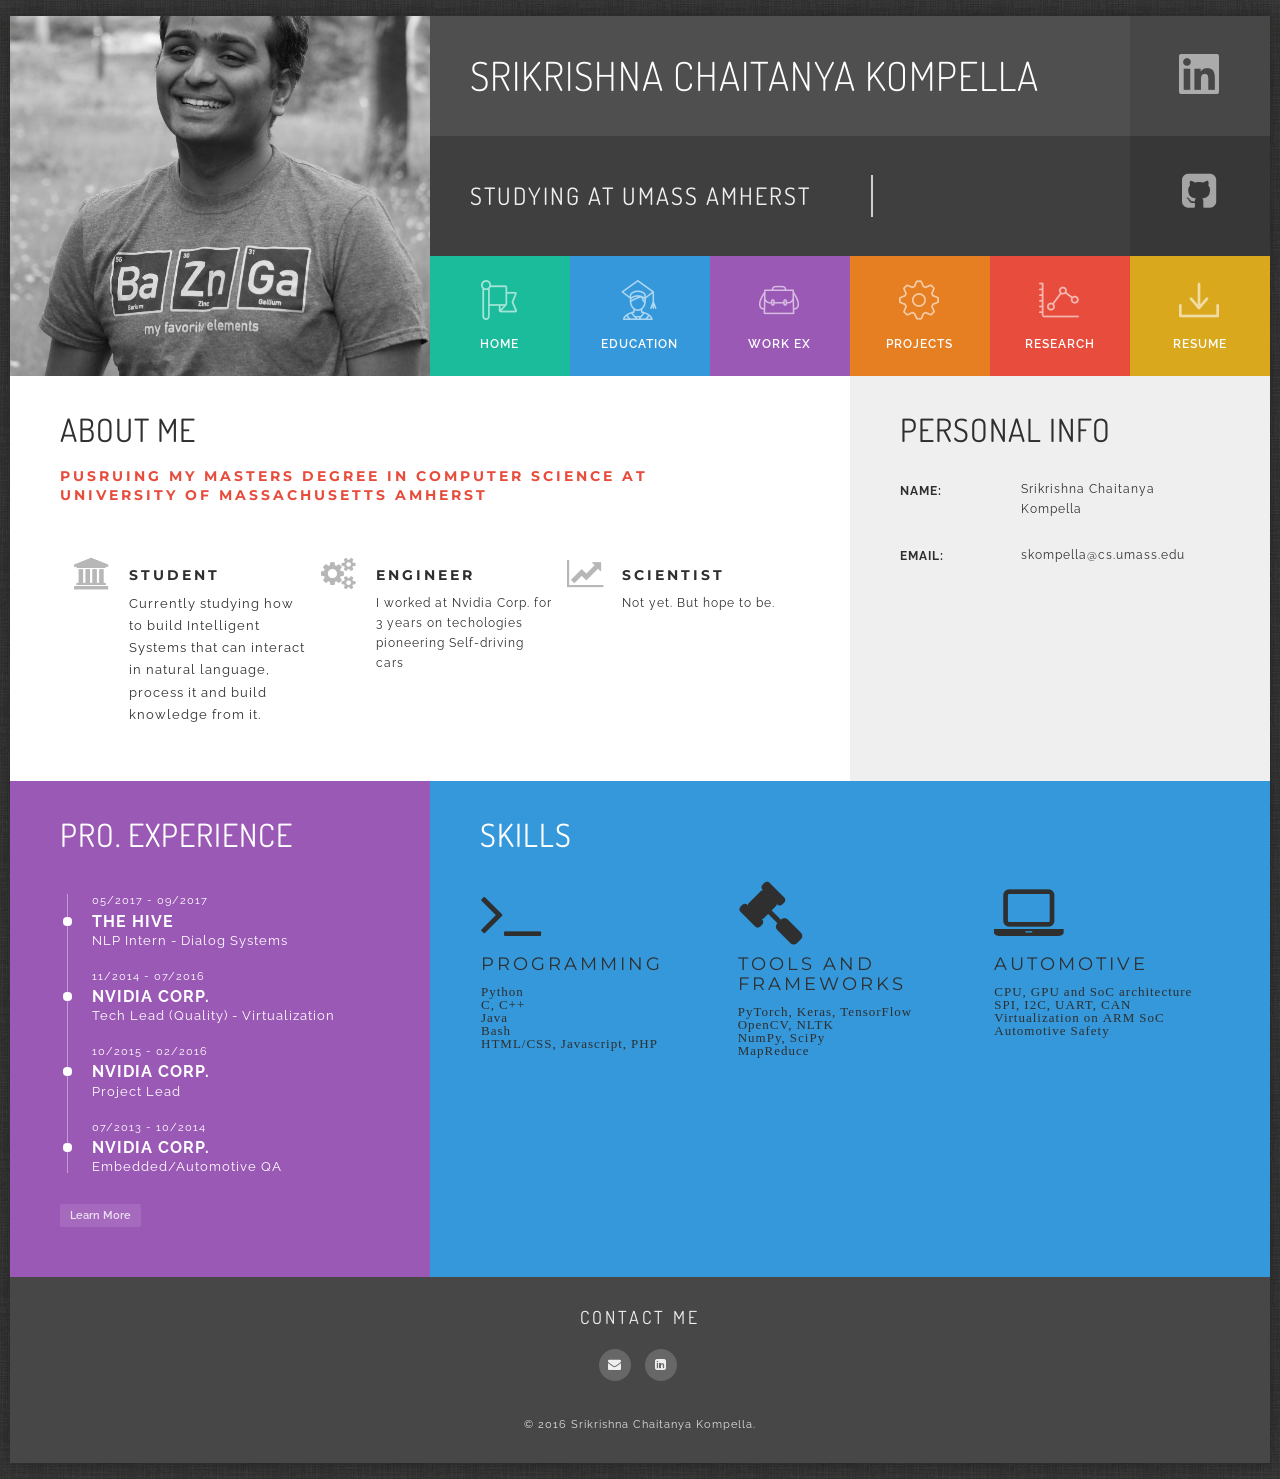
<file: index.html>
<!DOCTYPE html>
<html lang="en">
<!--[if IE 9]>
<html class="ie9" lang="en">    <![endif]-->
<!--[if IE 8]>
<html class="ie8" lang="en">    <![endif]-->
<head>
   <meta charset="UTF-8">
   <meta http-equiv="X-UA-Compatible" content="IE=edge">
   <meta name=viewport content="width=device-width, initial-scale=1">

   <title>SKC | Home</title>

   <meta name="description" content="Gridus vCard HTML Template is the professional responsive personal website template, based on the latest Bootstrap 3">
   <meta name="keywords" content="html5, template, website, responsive, bootstrap">
   <meta name="author" content="neuethemes">

   <!-- CSS -->
   <link href="assets/vendor/bootstrap/css/bootstrap.min.css"        property='stylesheet' rel="stylesheet" type="text/css" media="screen"/>
   <link href="assets/vendor/fontawesome/css/font-awesome.min.css"   property='stylesheet' rel="stylesheet" type="text/css" media="screen"/>
   <link href="assets/vendor/flaticons/flaticon.css"                 property='stylesheet' rel="stylesheet" type="text/css" media="screen"/>
   <link href="assets/vendor/hover/css/hover-min.css"                property='stylesheet' rel="stylesheet" type="text/css" media="screen"/>
   <link href="assets/vendor/wow/animate.css"                        property='stylesheet' rel="stylesheet" type="text/css" media="screen"/>
   <link href="assets/vendor/mfp/css/magnific-popup.css"             property='stylesheet' rel="stylesheet" type="text/css" media="screen"/>
   <!-- Custom styles -->
   <link href="assets/custom/css/style.css"                          property='stylesheet' rel="stylesheet" type="text/css" media="screen"/>

   <style>
      #preloader {
         position: fixed;
         left: 0;
         top: 0;
         z-index: 99999;
         width: 100%;
         height: 100%;
         overflow: visible;
         background: #666666 url("assets/custom/images/preloader.gif") no-repeat center center; }
   </style>

</head>

<body class="boxed">

<!--Pre-Loader-->
<div id="preloader"></div>

<header>

   <section id="top-navigation" class="container-fluid nopadding">
      <div class="row nopadding ident ui-bg-color01">
         <!-- Photo -->
         <a href="#!">
            <div class="col-md-5 col-lg-4 vc-photo">&nbsp;</div>
         </a>
         <!-- /Photo -->
         <div class="col-md-7 col-lg-8 vc-name nopadding">
            <!-- Name-Position -->
            <div class="row nopadding name">
               <div class="col-md-10 name-title"><h2 class="font-accident-two-light uppercase">Srikrishna Chaitanya Kompella</h2></div>
               <div class="col-md-2 nopadding name-pdf">
                  <a target="_blank" href="https://www.linkedin.com/in/skckompella" class="hvr-sweep-to-right"><i class="flaticon-linkedin22 title="My Linkedin Profile"></i></a></a>
               </div>
            </div>
            <div class="row nopadding position">
               <div class="col-md-10 position-title">

                  <section class="cd-intro">
                     <h4 class="cd-headline clip is-full-width font-accident-two-normal uppercase">
                        <span>Studying </span>
                        <span class="cd-words-wrapper">
                           <b class="is-visible">at UMass Amherst</b>
                           <b>Machine Learning</b>
                           <b>Natural Language Processing</b>
                           <b>Artificial Intelligence</b>       
                        </span>
                     </h4>
                  </section>

               </div>
               <div class="col-md-2 nopadding pdf">
                  <a target="_blank" href="https://github.com/skckompella" class="hvr-sweep-to-right"><i class="fa fa-github-square fa-4x" aria-hidden="true"></i></a>
                  <!--<a href="#" class="hvr-sweep-to-right"><i class="flaticon-download149" title="Download CV.pdf"></i><span>RESUME</span></a></a>< ![endif]-->
               </div>
            </div>
            <!-- /Name-Position -->

            <!-- Main Navigation -->

            <ul id="nav" class="row nopadding cd-side-navigation">
               <li class="col-xs-4 col-sm-2 nopadding menuitem ui-menu-color01">
                  <a href="index.html" class="hvr-sweep-to-bottom"><i class="flaticon-insignia"></i><span>home</span></a>
               </li>
               <li class="col-xs-4 col-sm-2 nopadding menuitem ui-menu-color02">
                  <a href="education.html" class="hvr-sweep-to-bottom"><i class="flaticon-graduation61"></i><span>Education</span></a>
               </li>
               <li class="col-xs-4 col-sm-2 nopadding menuitem ui-menu-color03">
                  <a href="work-ex.html" class="hvr-sweep-to-bottom"><i class="flaticon-book-bag2"></i><span>Work Ex</span></a>
               </li>
               <li class="col-xs-4 col-sm-2 nopadding menuitem ui-menu-color04">
                  <a href="coming-soon.html" class="hvr-sweep-to-bottom"><i class="flaticon-tool-1"></i><span>Projects</span></a>
               </li>
               <li class="col-xs-4 col-sm-2 nopadding menuitem ui-menu-color05">
                  <a href="coming-soon.html" class="hvr-sweep-to-bottom"><i class="flaticon-stats48"></i><span>Research</span></a>
               </li>
               <li class="col-xs-4 col-sm-2 nopadding menuitem ui-menu-color06">
                  <a href="resume.pdf" class="hvr-sweep-to-bottom"><i class="flaticon-download149"></i><span>Resume</span></a>
               </li>
            </ul>

            <!-- /Main Navigation -->

         </div>
      </div>
   </section>

</header>

<!-- Container -->
<div class="content-wrap">

   <section id="homesection" class="container-fluid nopadding">

      <div class="m-details row nopadding bg-color01">

         <div class="col-md-8 nopadding">
            <div class="padding-50 wow fadeInDown" data-wow-delay="0.2s" data-wow-offset="10">
               <div class="row nopadding">
                  <div class="col-md-12 nopadding">
                     <h3 class="font-accident-two-normal uppercase">About me</h3>
                     <div class="quote">
                        <h5 class="font-accident-one-bold uppercase subtitle">Pusruing my Masters degree in Computer Science at <br/>University of Massachusetts Amherst</h5>
                        <div class="dividewhite1"></div>
                        <!--<p class="small">-->
                           <!--Customize your website as you want using different colors and 100% free fonts.-->
                        <!--</p>-->
                        <div class="dividewhite2"></div>
                     </div>
                  </div>
               </div>
               <div class="divider-dynamic"></div>
               <div class="row nopadding">
                  <div class="col-md-4 infoblock nopadding">
                     <div class="row">
                        <div class="col-sm-1 col-md-3"><i class="fa fa-university" aria-hidden="true"></i><div class="dividewhite1"></div></div>
                        <div class="col-sm-11 col-md-9">
                           <h5 class="font-accident-one-bold uppercase">Student</h5>
                           Currently studying how to build Intelligent Systems that can interact in natural language, process it and build knowledge from it.   
                           <p class="small">
                              
                           </p>
                        </div>
                     </div>
                     <div class="divider-dynamic"></div>
                  </div>
                  <div class="col-md-4 infoblock nopadding">
                     <div class="row">
                        <div class="col-sm-1 col-md-3"><i class="fa fa-cogs" aria-hidden="true"></i><div class="dividewhite1"></div></div>
                        <div class="col-sm-11 col-md-9">
                           <h5 class="font-accident-one-bold uppercase">Engineer</h5>
                           <p class="small">
                              I worked at Nvidia Corp. for 3 years on techologies pioneering Self-driving cars
                           </p>
                        </div>
                     </div>
                     <div class="divider-dynamic"></div>
                  </div>
                  <div class="col-md-4 infoblock nopadding">
                     <div class="row">
                        <div class="col-sm-1 col-md-3"><i class="fa fa-line-chart" aria-hidden="true"></i><div class="dividewhite1"></div></div>
                        <div class="col-sm-11 col-md-9">
                           <h5 class="font-accident-one-bold uppercase">Scientist</h5>
                           <p class="small">
                              Not yet. But hope to be. 
                           </p>
                        </div>
                     </div>
                     <div class="divider-dynamic"></div>
                  </div>
               </div>
            </div>
         </div>

         <div class="col-md-4 personal nopadding ui-block-color01">
            <div class="padding-50 wow fadeInRight" data-wow-delay="0.4s" data-wow-offset="10">
               <h3 class="font-accident-two-normal uppercase">Personal Info</h3>
               <div class="dividewhite3"></div>
               <div>
                  <div class="fullwidth box">
                     <div class="one"><p class="small uppercase">Name:</p></div>
                     <div class="two"><p class="small">Srikrishna Chaitanya Kompella</p></div>
                  </div>

                  <!-- <div class="fullwidth box">
                     <div class="one"><p class="small uppercase">Phone:</p></div>
                     <div class="two"><p class="small">+1 (413) 552 9874</p></div>
                  </div> -->
                  <div class="fullwidth box">
                     <div class="one"><p class="small uppercase">Email:</p></div>
                     <div class="two"><p class="small">skompella@cs.umass.edu</p></div>
                  </div>
               </div>
               <div class="dividewhite1"></div>
            </div>
         </div>

      </div>

      <div class="row nopadding ui-block-color02">

         <div class="col-md-4 pro-experience nopadding">
            <div class="padding-50 wow fadeInRight" data-wow-delay="0.6s" data-wow-offset="5">
               <h3 class="font-accident-two-normal uppercase">Pro. Experience</h3>
               <div class="dividewhite4"></div>
               <div class="experience">
                  <ul class="">
                     <li class="date">05/2017 - 09/2017</li>
                     <li class="company uppercase">
                        <a>
                           The Hive
                        </a>
                     </li>
                     <li class="position">NLP Intern - Dialog Systems</li>
                  </ul>
                  <ul class="">
                     <li class="date">11/2014 - 07/2016</li>
                     <li class="company uppercase">
                        <a>
                           Nvidia Corp. 
                        </a>
                     </li>
                     <li class="position">Tech Lead (Quality) - Virtualization</li>
                  </ul>
                  <ul class="">
                     <li class="date">10/2015 - 02/2016</li>
                     <li class="company uppercase">
                        <a>
                           Nvidia Corp.
                        </a>
                     </li>
                     <li class="position">Project Lead</li>
                  </ul>
                  <ul class="">
                     <li class="date">07/2013 - 10/2014</li>
                     <li class="company uppercase">
                        <a>
                           Nvidia Corp.
                        </a>
                     </li>
                     <li class="position">Embedded/Automotive QA</li>
                  </ul>
               </div>
               <a href="coming-soon.html" class="btn btn-wh-trans btn-xs">Learn More</a>
               <div class="dividewhite1"></div>
            </div>
         </div>

         <div class="col-md-8 circle-skills nopadding ui-block-color03">
            <div class="padding-50 wow fadeInLeft" data-wow-delay="0.6s" data-wow-offset="5">
               <h3 class="font-accident-two-normal uppercase"> skills</h3>
               <div class="dividewhite1"></div>
               <div class="row">
                  <div class="col-sm-4 nopadding">
                     <div class="progressbar" data-animate="false">
                        <div class="fa fa-terminal fa-5x" aria-hidden="true">
                           <div></div>
                           <h4 class="font-accident-one-normal uppercase">Programming</h4>
                           <p class="font-regular-normal">
                              <ul>
                                 <li> Python </li>
                                 <li> C, C++ </li> 
                                 <li> Java </li>
                                 <li> Bash </li>
                                 <li> HTML/CSS, Javascript, PHP </li>
                           </p>
                           <!--<a href="#!" class="btn btn-wh-trans btn-xs">Learn More</a>-->
                        </div>
                     </div>
                  </div>
                  <div class="col-sm-4 nopadding">
                     <div class="progressbar" data-animate="false">
                        <div class="fa fa-gavel fa-5x" aria-hidden="true">
                           <div></div>
                           <h4 class="font-accident-one-normal uppercase">Tools and Frameworks</h4>
                           <p class="font-regular-normal">
                              <ul>
                                 <li> PyTorch, Keras, TensorFlow
                                 <li>OpenCV, NLTK</li>
                                 <li>NumPy, SciPy
                                 <li>MapReduce</li>
                              </ul>
                           </p>
                           <!--<a href="#!" class="btn btn-wh-trans btn-xs">Learn More</a>-->
                        </div>
                     </div>
                  </div>

                  <div class="col-sm-4 nopadding">
                     <div class="progressbar" data-animate="false">
                        <div class="fa fa-laptop fa-5x" aria-hidden="true">
                           <div></div>
                           <h4 class="font-accident-one-normal uppercase">Automotive</h4>
                           <p class="font-regular-normal">
                              <ul>
                                 <li>CPU, GPU and SoC architecture </li>
                                 <li>SPI, I2C, UART, CAN</li>
                                 <li>Virtualization on ARM SoC</li>
                                 <li>Automotive Safety</li>
                              </ul>

                           </p>
                           <!--<a href="#!" class="btn btn-wh-trans btn-xs">Learn More</a>-->
                        </div>
                     </div>
                  </div>

                  
               </div>
            </div>
         </div>

      </div>

   </section>

</div>

<footer class="padding-50 ui-bg-color02">
<center>
   <div class="container-fluid nopadding">
   
      <div class="row wow fadeInDown" data-wow-delay=".2s" data-wow-offset="10">       
         <div class="row wow fadeInDown" data-wow-delay=".4s" data-wow-offset="10">
            <h4 class="font-accident-two-normal uppercase">Contact me</h4>
            <div class="follow">
               <ul class="list-inline social">
                  <li><a target="_blank" href="mailto:skckompella@gmail.com" class="rst-icon-facebook"><i class="fa fa-envelope" aria-hidden="true"></i></a></li>
                  <li><a target="_blank" href="https://in.linkedin.com/in/srikrishna-chaitanya-kompella-7829a074" class="rst-icon-twitter"><i class="fa fa-linkedin-square" aria-hidden="true""></i></a></li>

               </ul>
            </div>
            <div class="divider-dynamic"></div>
         </div>
         
      </div>
      
      <div class="dividewhite1"></div>

      <div class="row wow fadeInDown" data-wow-delay=".4s" data-wow-offset="10">
         <div class="col-md-12 copyrights">
            <p>© 2016 Srikrishna Chaitanya Kompella.</p>
         </div>
      </div>
   </div>
         </center>
</footer>

<div id="image-cache" class="hidden"></div>

<!-- JS -->
<script src="assets/vendor/jquery/js/jquery-2.2.0.min.js"            type="text/javascript"></script>
<script src="assets/vendor/bootstrap/js/bootstrap.min.js"            type="text/javascript"></script>
<script src="assets/vendor/imagesloaded/js/imagesloaded.pkgd.min.js" type="text/javascript"></script>
<script src="assets/vendor/isotope/js/isotope.pkgd.min.js"           type="text/javascript"></script>
<script src="assets/vendor/mfp/js/jquery.magnific-popup.min.js"      type="text/javascript"></script>
<script src="assets/vendor/circle-progress/circle-progress.js"       type="text/javascript"></script>
<script src="assets/vendor/waypoints/waypoints.min.js"               type="text/javascript"></script>
<script src="assets/vendor/anicounter/jquery.counterup.min.js"       type="text/javascript"></script>
<!--<script src="assets/vendor/wow/wow.min.js"                           type="text/javascript"></script>-->
<script src="assets/vendor/pjax/jquery.pjax.js"                      type="text/javascript"></script>
<script src="https://maps.google.com/maps/api/js"                    type="text/javascript"></script>
<!-- Custom scripts -->
<script src="assets/custom/js/custom.js"                             type="text/javascript"></script>

</body>

</html>
</file>
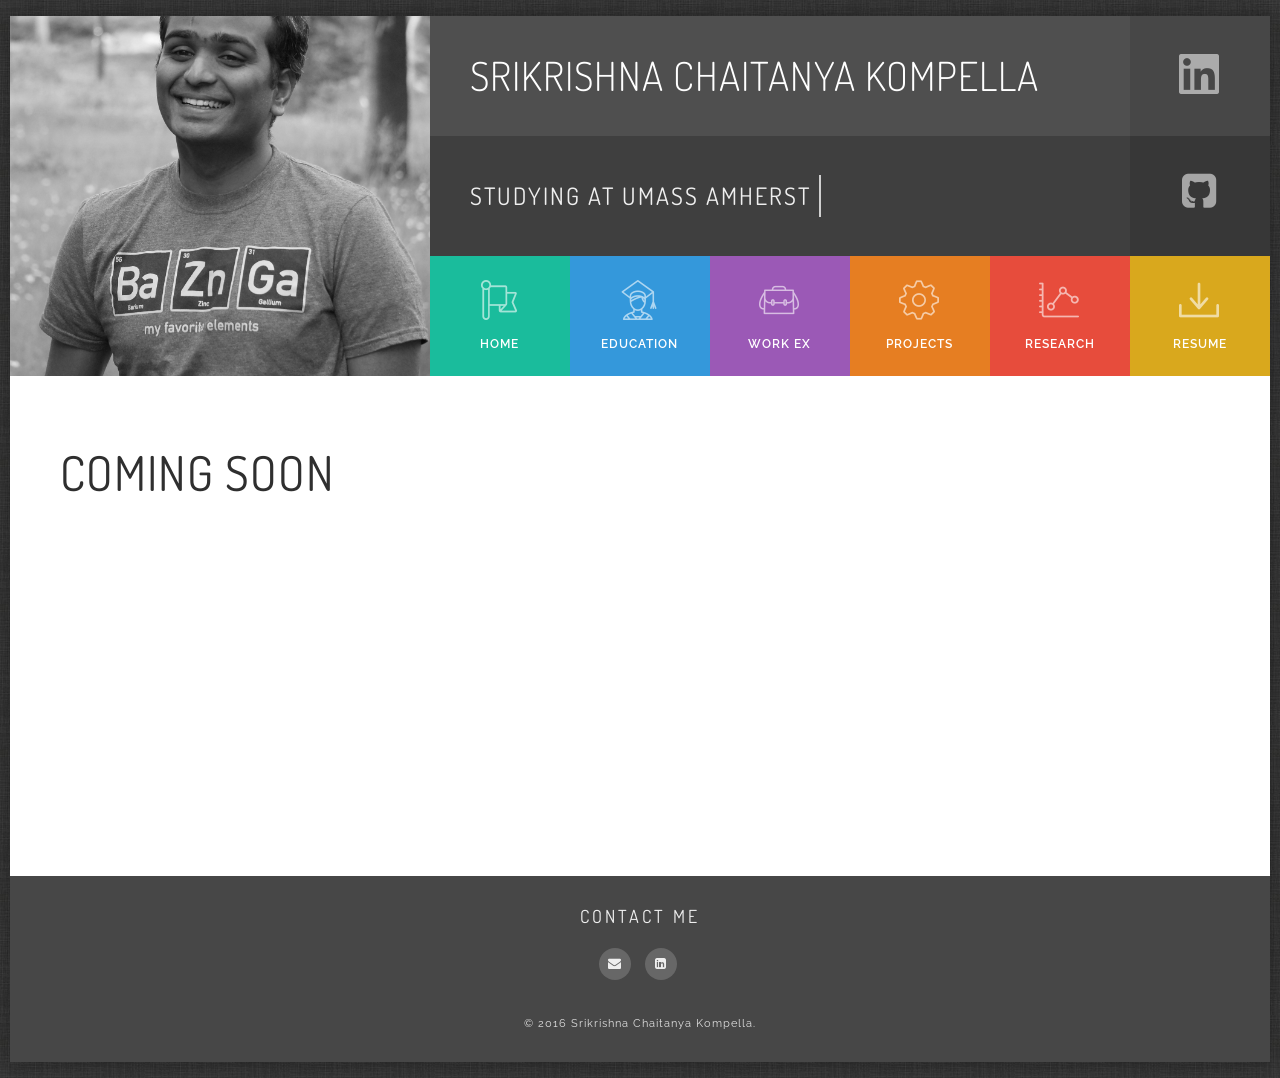
<file: coming-soon.html>
<!DOCTYPE html>
<html lang="en">
<!--[if IE 9]>
<html class="ie9" lang="en">    <![endif]-->
<!--[if IE 8]>
<html class="ie8" lang="en">    <![endif]-->
<head>
   <meta charset="UTF-8">
   <meta http-equiv="X-UA-Compatible" content="IE=edge">
   <meta name=viewport content="width=device-width, initial-scale=1">

   <title>SKC | Home</title>

   <meta name="description" content="Gridus vCard HTML Template is the professional responsive personal website template, based on the latest Bootstrap 3">
   <meta name="keywords" content="html5, template, website, responsive, bootstrap">
   <meta name="author" content="neuethemes">

   <!-- CSS -->
   <link href="assets/vendor/bootstrap/css/bootstrap.min.css"        property='stylesheet' rel="stylesheet" type="text/css" media="screen"/>
   <link href="assets/vendor/fontawesome/css/font-awesome.min.css"   property='stylesheet' rel="stylesheet" type="text/css" media="screen"/>
   <link href="assets/vendor/flaticons/flaticon.css"                 property='stylesheet' rel="stylesheet" type="text/css" media="screen"/>
   <link href="assets/vendor/hover/css/hover-min.css"                property='stylesheet' rel="stylesheet" type="text/css" media="screen"/>
   <link href="assets/vendor/wow/animate.css"                        property='stylesheet' rel="stylesheet" type="text/css" media="screen"/>
   <link href="assets/vendor/mfp/css/magnific-popup.css"             property='stylesheet' rel="stylesheet" type="text/css" media="screen"/>
   <!-- Custom styles -->
   <link href="assets/custom/css/style.css"                          property='stylesheet' rel="stylesheet" type="text/css" media="screen"/>

   <style>
      #preloader {
         position: fixed;
         left: 0;
         top: 0;
         z-index: 99999;
         width: 100%;
         height: 100%;
         overflow: visible;
         background: #666666 url("assets/custom/images/preloader.gif") no-repeat center center; }
   </style>

</head>

<body class="boxed">

<!--Pre-Loader-->
<div id="preloader"></div>

<header>

   <section id="top-navigation" class="container-fluid nopadding">
      <div class="row nopadding ident ui-bg-color01">
         <!-- Photo -->
         <a href="#!">
            <div class="col-md-5 col-lg-4 vc-photo">&nbsp;</div>
         </a>
         <!-- /Photo -->
         <div class="col-md-7 col-lg-8 vc-name nopadding">
            <!-- Name-Position -->
            <div class="row nopadding name">
               <div class="col-md-10 name-title"><h2 class="font-accident-two-light uppercase">Srikrishna Chaitanya Kompella</h2></div>
               <div class="col-md-2 nopadding name-pdf">
                  <a target="_blank" href="https://www.linkedin.com/in/skckompella" class="hvr-sweep-to-right"><i class="flaticon-linkedin22 title="My Linkedin Profile"></i></a></a>
               </div>
            </div>
            <div class="row nopadding position">
               <div class="col-md-10 position-title">

                  <section class="cd-intro">
                     <h4 class="cd-headline clip is-full-width font-accident-two-normal uppercase">
                        <span>Studying </span>
                        <span class="cd-words-wrapper">
                           <b class="is-visible">at UMass Amherst</b>
                           <b>Machine Learning</b>
                           <b>Natural Language Processing</b>
                           <b>Artificial Intelligence</b>       
                        </span>
                     </h4>
                  </section>

               </div>
               <div class="col-md-2 nopadding pdf">
                  <a target="_blank" href="https://github.com/skckompella" class="hvr-sweep-to-right"><i class="fa fa-github-square fa-4x" aria-hidden="true"></i></a>
                  <!--<a href="#" class="hvr-sweep-to-right"><i class="flaticon-download149" title="Download CV.pdf"></i><span>RESUME</span></a></a>< ![endif]-->
               </div>
            </div>
            <!-- /Name-Position -->

            <!-- Main Navigation -->

            <ul id="nav" class="row nopadding cd-side-navigation">
               <li class="col-xs-4 col-sm-2 nopadding menuitem ui-menu-color01">
                  <a href="index.html" class="hvr-sweep-to-bottom"><i class="flaticon-insignia"></i><span>home</span></a>
               </li>
               <li class="col-xs-4 col-sm-2 nopadding menuitem ui-menu-color02">
                  <a href="education.html" class="hvr-sweep-to-bottom"><i class="flaticon-graduation61"></i><span>Education</span></a>
               </li>
               <li class="col-xs-4 col-sm-2 nopadding menuitem ui-menu-color03">
                  <a href="work-ex.html" class="hvr-sweep-to-bottom"><i class="flaticon-book-bag2"></i><span>Work Ex</span></a>
               </li>
               <li class="col-xs-4 col-sm-2 nopadding menuitem ui-menu-color04">
                  <a href="coming-soon.html" class="hvr-sweep-to-bottom"><i class="flaticon-tool-1"></i><span>Projects</span></a>
               </li>
               <li class="col-xs-4 col-sm-2 nopadding menuitem ui-menu-color05">
                  <a href="coming-soon.html" class="hvr-sweep-to-bottom"><i class="flaticon-stats48"></i><span>Research</span></a>
               </li>
               <li class="col-xs-4 col-sm-2 nopadding menuitem ui-menu-color06">
                  <a href="resume.pdf" class="hvr-sweep-to-bottom"><i class="flaticon-download149"></i><span>Resume</span></a>
               </li>
            </ul>

            <!-- /Main Navigation -->

         </div>
      </div>
   </section>

</header>


<!-- Container -->
<div class="content-wrap">
   <div id="resume" class="inner-content">

      <section id="page-title" class="inner-section">
         <div class="container-fluid nopadding wow fadeInRight" data-wow-delay="0.2s" data-wow-offset="10">
            <h2 class="font-accident-two-normal uppercase">Coming Soon</h2>
         </div>
      </section>
   </div>
</div>

<footer class="padding-50 ui-bg-color02">
<center>
   <div class="container-fluid nopadding">
   
      <div class="row wow fadeInDown" data-wow-delay=".2s" data-wow-offset="10">       
         <div class="row wow fadeInDown" data-wow-delay=".4s" data-wow-offset="10">
            <h4 class="font-accident-two-normal uppercase">Contact me</h4>
            <div class="follow">
               <ul class="list-inline social">
                  <li><a target="_blank" href="mailto:skckompella@gmail.com" class="rst-icon-facebook"><i class="fa fa-envelope" aria-hidden="true"></i></a></li>
                  <li><a target="_blank" href="https://in.linkedin.com/in/srikrishna-chaitanya-kompella-7829a074" class="rst-icon-twitter"><i class="fa fa-linkedin-square" aria-hidden="true""></i></a></li>

               </ul>
            </div>
            <div class="divider-dynamic"></div>
         </div>
         
      </div>
      
      <div class="dividewhite1"></div>

      <div class="row wow fadeInDown" data-wow-delay=".4s" data-wow-offset="10">
         <div class="col-md-12 copyrights">
            <p>© 2016 Srikrishna Chaitanya Kompella.</p>
         </div>
      </div>
   </div>
         </center>
</footer>

<div id="image-cache" class="hidden"></div>

<!-- JS -->
<script src="assets/vendor/jquery/js/jquery-2.2.0.min.js"            type="text/javascript"></script>
<script src="assets/vendor/bootstrap/js/bootstrap.min.js"            type="text/javascript"></script>
<script src="assets/vendor/imagesloaded/js/imagesloaded.pkgd.min.js" type="text/javascript"></script>
<script src="assets/vendor/isotope/js/isotope.pkgd.min.js"           type="text/javascript"></script>
<script src="assets/vendor/mfp/js/jquery.magnific-popup.min.js"      type="text/javascript"></script>
<script src="assets/vendor/circle-progress/circle-progress.js"       type="text/javascript"></script>
<script src="assets/vendor/waypoints/waypoints.min.js"               type="text/javascript"></script>
<script src="assets/vendor/anicounter/jquery.counterup.min.js"       type="text/javascript"></script>
<!--<script src="assets/vendor/wow/wow.min.js"                           type="text/javascript"></script>-->
<script src="assets/vendor/pjax/jquery.pjax.js"                      type="text/javascript"></script>
<script src="https://maps.google.com/maps/api/js"                    type="text/javascript"></script>
<!-- Custom scripts -->
<script src="assets/custom/js/custom.js"                             type="text/javascript"></script>

</body>

</html>
</html>
</file>
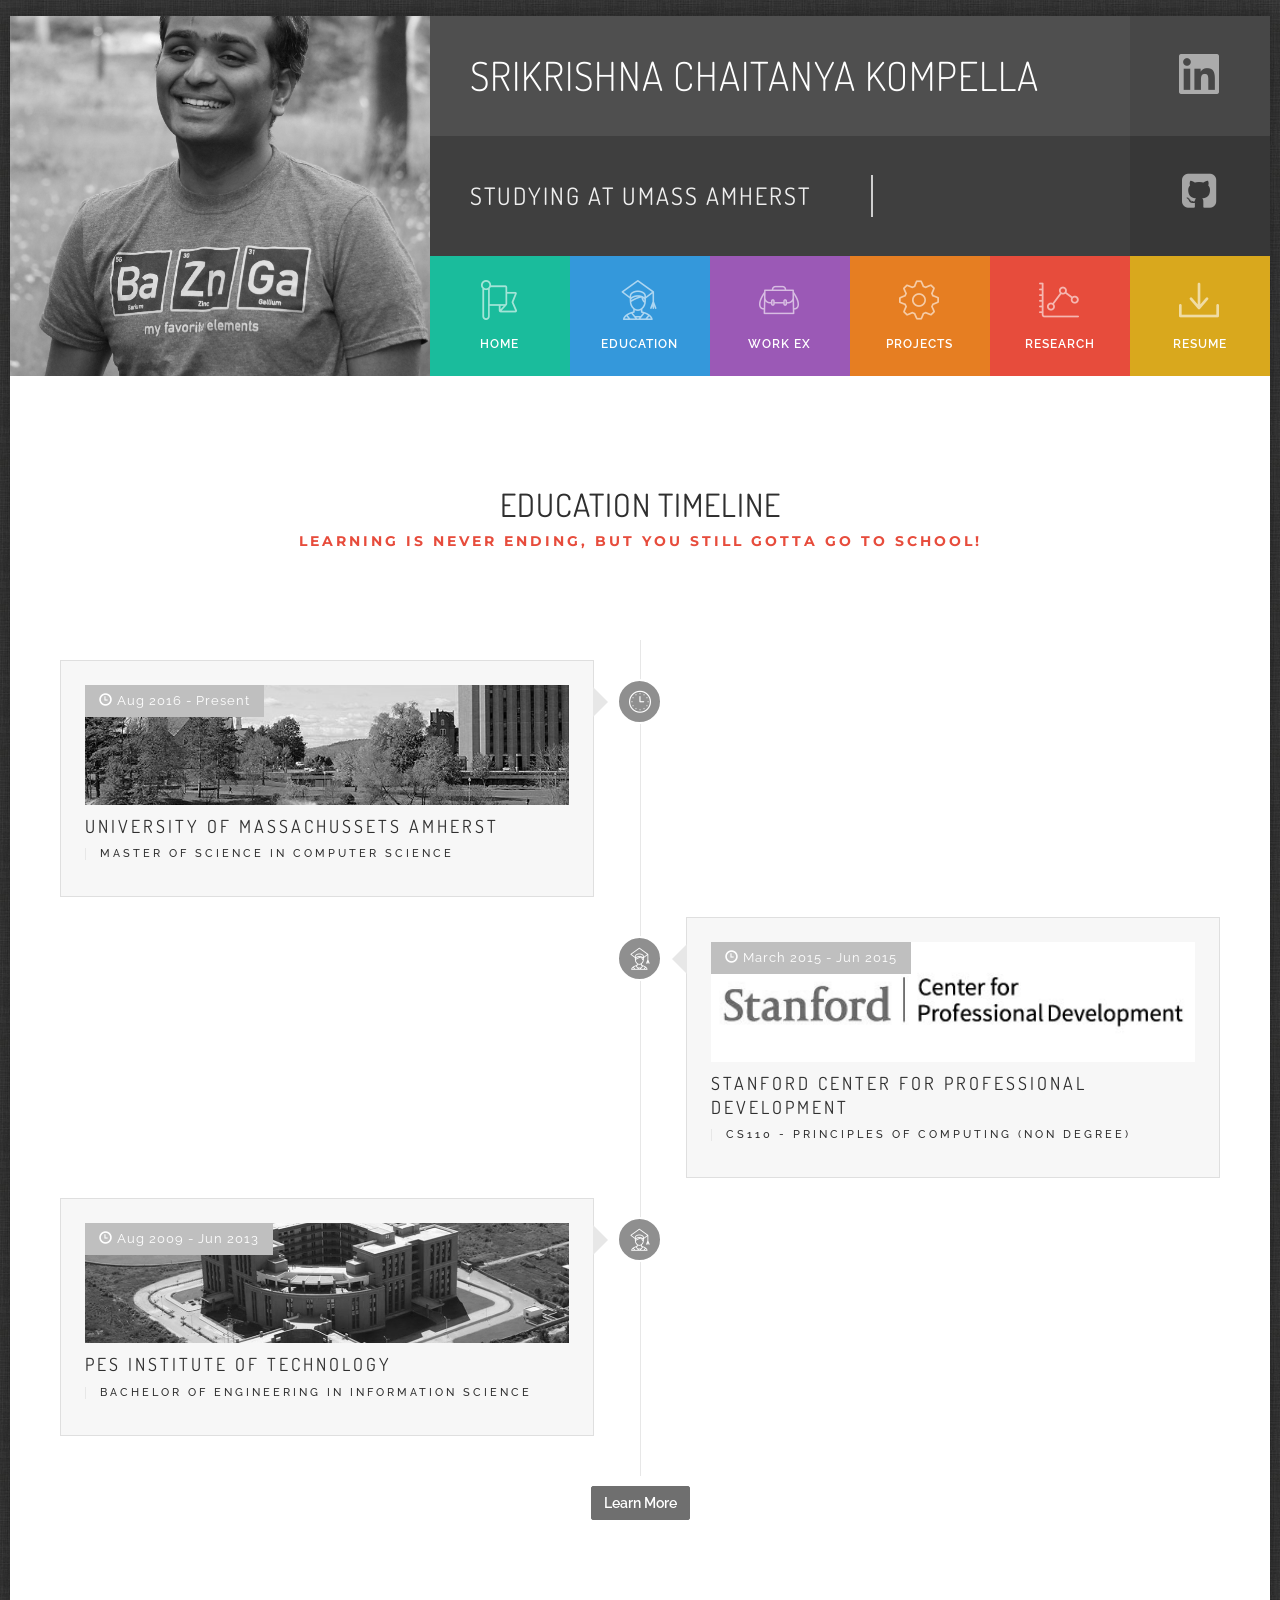
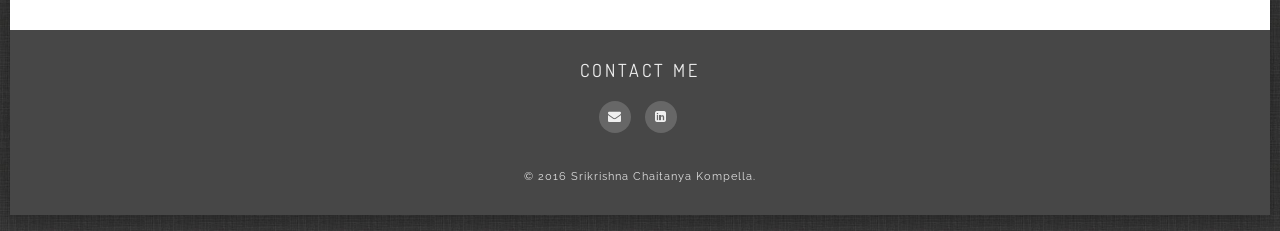
<file: education.html>
<!DOCTYPE html>
<html lang="en">
<!--[if IE 9]>
<html class="ie9" lang="en">    <![endif]-->
<!--[if IE 8]>
<html class="ie8" lang="en">    <![endif]-->
<head>
   <meta charset="UTF-8">
   <meta http-equiv="X-UA-Compatible" content="IE=edge">
   <meta name=viewport content="width=device-width, initial-scale=1">

   <title>SKC | Home</title>

   <meta name="description" content="Gridus vCard HTML Template is the professional responsive personal website template, based on the latest Bootstrap 3">
   <meta name="keywords" content="html5, template, website, responsive, bootstrap">
   <meta name="author" content="neuethemes">

   <!-- CSS -->
   <link href="assets/vendor/bootstrap/css/bootstrap.min.css"        property='stylesheet' rel="stylesheet" type="text/css" media="screen"/>
   <link href="assets/vendor/fontawesome/css/font-awesome.min.css"   property='stylesheet' rel="stylesheet" type="text/css" media="screen"/>
   <link href="assets/vendor/flaticons/flaticon.css"                 property='stylesheet' rel="stylesheet" type="text/css" media="screen"/>
   <link href="assets/vendor/hover/css/hover-min.css"                property='stylesheet' rel="stylesheet" type="text/css" media="screen"/>
   <link href="assets/vendor/wow/animate.css"                        property='stylesheet' rel="stylesheet" type="text/css" media="screen"/>
   <link href="assets/vendor/mfp/css/magnific-popup.css"             property='stylesheet' rel="stylesheet" type="text/css" media="screen"/>
   <!-- Custom styles -->
   <link href="assets/custom/css/style.css"                          property='stylesheet' rel="stylesheet" type="text/css" media="screen"/>

   <style>
      #preloader {
         position: fixed;
         left: 0;
         top: 0;
         z-index: 99999;
         width: 100%;
         height: 100%;
         overflow: visible;
         background: #666666 url("assets/custom/images/preloader.gif") no-repeat center center; }
   </style>

</head>

<body class="boxed">

<!--Pre-Loader-->
<div id="preloader"></div>

<header>

   <section id="top-navigation" class="container-fluid nopadding">
      <div class="row nopadding ident ui-bg-color01">
         <!-- Photo -->
         <a href="#!">
            <div class="col-md-5 col-lg-4 vc-photo">&nbsp;</div>
         </a>
         <!-- /Photo -->
         <div class="col-md-7 col-lg-8 vc-name nopadding">
            <!-- Name-Position -->
            <div class="row nopadding name">
               <div class="col-md-10 name-title"><h2 class="font-accident-two-light uppercase">Srikrishna Chaitanya Kompella</h2></div>
               <div class="col-md-2 nopadding name-pdf">
                  <a target="_blank" href="https://www.linkedin.com/in/skckompella" class="hvr-sweep-to-right"><i class="flaticon-linkedin22 title="My Linkedin Profile"></i></a></a>
               </div>
            </div>
            <div class="row nopadding position">
               <div class="col-md-10 position-title">

                  <section class="cd-intro">
                     <h4 class="cd-headline clip is-full-width font-accident-two-normal uppercase">
                        <span>Studying </span>
                        <span class="cd-words-wrapper">
                           <b class="is-visible">at UMass Amherst</b>
                           <b>Machine Learning</b>
                           <b>Natural Language Processing</b>
                           <b>Artificial Intelligence</b>       
                        </span>
                     </h4>
                  </section>

               </div>
               <div class="col-md-2 nopadding pdf">
                  <a target="_blank" href="https://github.com/skckompella" class="hvr-sweep-to-right"><i class="fa fa-github-square fa-4x" aria-hidden="true"></i></a>
                  <!--<a href="#" class="hvr-sweep-to-right"><i class="flaticon-download149" title="Download CV.pdf"></i><span>RESUME</span></a></a>< ![endif]-->
               </div>
            </div>
            <!-- /Name-Position -->

            <!-- Main Navigation -->

            <ul id="nav" class="row nopadding cd-side-navigation">
               <li class="col-xs-4 col-sm-2 nopadding menuitem ui-menu-color01">
                  <a href="index.html" class="hvr-sweep-to-bottom"><i class="flaticon-insignia"></i><span>home</span></a>
               </li>
               <li class="col-xs-4 col-sm-2 nopadding menuitem ui-menu-color02">
                  <a href="education.html" class="hvr-sweep-to-bottom"><i class="flaticon-graduation61"></i><span>Education</span></a>
               </li>
               <li class="col-xs-4 col-sm-2 nopadding menuitem ui-menu-color03">
                  <a href="work-ex.html" class="hvr-sweep-to-bottom"><i class="flaticon-book-bag2"></i><span>Work Ex</span></a>
               </li>
               <li class="col-xs-4 col-sm-2 nopadding menuitem ui-menu-color04">
                  <a href="coming-soon.html" class="hvr-sweep-to-bottom"><i class="flaticon-tool-1"></i><span>Projects</span></a>
               </li>
               <li class="col-xs-4 col-sm-2 nopadding menuitem ui-menu-color05">
                  <a href="coming-soon.html" class="hvr-sweep-to-bottom"><i class="flaticon-stats48"></i><span>Research</span></a>
               </li>
               <li class="col-xs-4 col-sm-2 nopadding menuitem ui-menu-color06">
                  <a href="resume.pdf" class="hvr-sweep-to-bottom"><i class="flaticon-download149"></i><span>Resume</span></a>
               </li>
            </ul>

            <!-- /Main Navigation -->

         </div>
      </div>
   </section>

</header>

<!-- Container -->
<div class="content-wrap">

   <div id="resume" class="inner-content">


      <!-- Timeline Block -->
      <section id="timeline-vertical" class="inner-section">

         <div class="container-fluid nopadding">

            <div class="text-center wow fadeInDown" data-wow-delay="0.6s" data-wow-offset="10">
               <div class="dividewhite4"></div>
               <h3 class="font-accident-two-normal uppercase">Education Timeline</h3>
               <h5 class="font-accident-one-bold uppercase subtitle">Learning is never ending, but you still gotta go to school!</h5>
               <div class="dividewhite1"></div>
               <p class="small fontcolor-medium">
                  &nbsp
               </p>
            </div>

            <div class="dividewhite4"></div>

            <ul class="timeline-vert timeline-light">
               <li>
                  <div class="timeline-badge primary"><i class="flaticon-clocks18"></i></div>
                  <div class="timeline-panel wow fadeInLeft" data-wow-delay="0.3s" data-wow-offset="10">
                     <p class="timeline-time fontcolor-invert"><i class="glyphicon glyphicon-time"></i> Aug 2016 - Present</p>
                     <div class="timeline-photo timeline-bg01-01"></div>
                     <div class="timeline-heading">
                        <h4 class="font-accident-two-normal uppercase">University of Massachussets Amherst</h4>
                        <h6 class="uppercase">Master of Science in Computer Science</h6>
                     </div>
                  </div>
               </li>
               <li class="timeline-inverted">
                  <div class="timeline-badge success"><i class="flaticon-graduation61"></i></div>
                  <div class="timeline-panel wow fadeInRight" data-wow-delay="0.3s" data-wow-offset="10">
                     <p class="timeline-time fontcolor-invert"><i class="glyphicon glyphicon-time"></i> March 2015 - Jun 2015</p>
                     <div class="timeline-photo timeline-bg02-01"></div>
                     <div class="timeline-heading">
                        <h4 class="font-accident-two-normal uppercase">Stanford Center for Professional Development</h4>
                        <h6 class="uppercase">CS110 - Principles of Computing (Non Degree)</h6>
                     </div>
                  </div>
               </li>
               <li>
                  <div class="timeline-badge danger"><i class="flaticon-graduation61"></i></div>
                  <div class="timeline-panel wow fadeInLeft" data-wow-delay="0.3s" data-wow-offset="10">
                     <p class="timeline-time fontcolor-invert"><i class="glyphicon glyphicon-time"></i> Aug 2009 - Jun 2013</p>
                     <div class="timeline-photo timeline-bg03-01"></div>
                     <div class="timeline-heading">
                        <h4 class="font-accident-two-normal uppercase">PES Institute of Technology</h4>
                        <h6 class="uppercase">Bachelor of Engineering in Information Science</h6>
                     </div>
                  </div>
               </li>
               <!--<li class="timeline-inverted info">
                  <div class="timeline-badge warning"><i class="flaticon-profile5"></i></div>
                  <div class="timeline-panel wow fadeInRight" data-wow-delay="0.3s" data-wow-offset="10">
                     <p class="timeline-time fontcolor-invert"><i class="glyphicon glyphicon-time"></i> Sep 2015 - ...</p>
                     <div class="timeline-photo timeline-bg04-01"></div>
                     <div class="timeline-heading">
                        <h4 class="font-accident-two-normal uppercase">Melted Digital, Paris</h4>
                        <h6 class="uppercase">Head of UX Department</h6>
                     </div>
                  </div>
               </li>-->

            </ul>

            <div class="text-center">
               <a href="resume.pdf" class="btn btn-darker">Learn More</a>
            </div>

            <div class="dividewhite6"></div>

         </div>

      </section>
      <!-- /Timeline Block -->

   </div>

</div>

<footer class="padding-50 ui-bg-color02">
<center>
   <div class="container-fluid nopadding">
   
      <div class="row wow fadeInDown" data-wow-delay=".2s" data-wow-offset="10">       
         <div class="row wow fadeInDown" data-wow-delay=".4s" data-wow-offset="10">
            <h4 class="font-accident-two-normal uppercase">Contact me</h4>
            <div class="follow">
               <ul class="list-inline social">
                  <li><a target="_blank" href="mailto:skckompella@gmail.com" class="rst-icon-facebook"><i class="fa fa-envelope" aria-hidden="true"></i></a></li>
                  <li><a target="_blank" href="https://in.linkedin.com/in/srikrishna-chaitanya-kompella-7829a074" class="rst-icon-twitter"><i class="fa fa-linkedin-square" aria-hidden="true""></i></a></li>

               </ul>
            </div>
            <div class="divider-dynamic"></div>
         </div>
         
      </div>
      
      <div class="dividewhite1"></div>

      <div class="row wow fadeInDown" data-wow-delay=".4s" data-wow-offset="10">
         <div class="col-md-12 copyrights">
            <p>© 2016 Srikrishna Chaitanya Kompella.</p>
         </div>
      </div>
   </div>
         </center>
</footer>

<div id="image-cache" class="hidden"></div>

<!-- JS -->
<script src="assets/vendor/jquery/js/jquery-2.2.0.min.js"            type="text/javascript"></script>
<script src="assets/vendor/bootstrap/js/bootstrap.min.js"            type="text/javascript"></script>
<script src="assets/vendor/imagesloaded/js/imagesloaded.pkgd.min.js" type="text/javascript"></script>
<script src="assets/vendor/isotope/js/isotope.pkgd.min.js"           type="text/javascript"></script>
<script src="assets/vendor/mfp/js/jquery.magnific-popup.min.js"      type="text/javascript"></script>
<script src="assets/vendor/circle-progress/circle-progress.js"       type="text/javascript"></script>
<script src="assets/vendor/waypoints/waypoints.min.js"               type="text/javascript"></script>
<script src="assets/vendor/anicounter/jquery.counterup.min.js"       type="text/javascript"></script>
<!--<script src="assets/vendor/wow/wow.min.js"                           type="text/javascript"></script>-->
<script src="assets/vendor/pjax/jquery.pjax.js"                      type="text/javascript"></script>
<script src="https://maps.google.com/maps/api/js"                    type="text/javascript"></script>
<!-- Custom scripts -->
<script src="assets/custom/js/custom.js"                             type="text/javascript"></script>

</body>

</html>
</file>
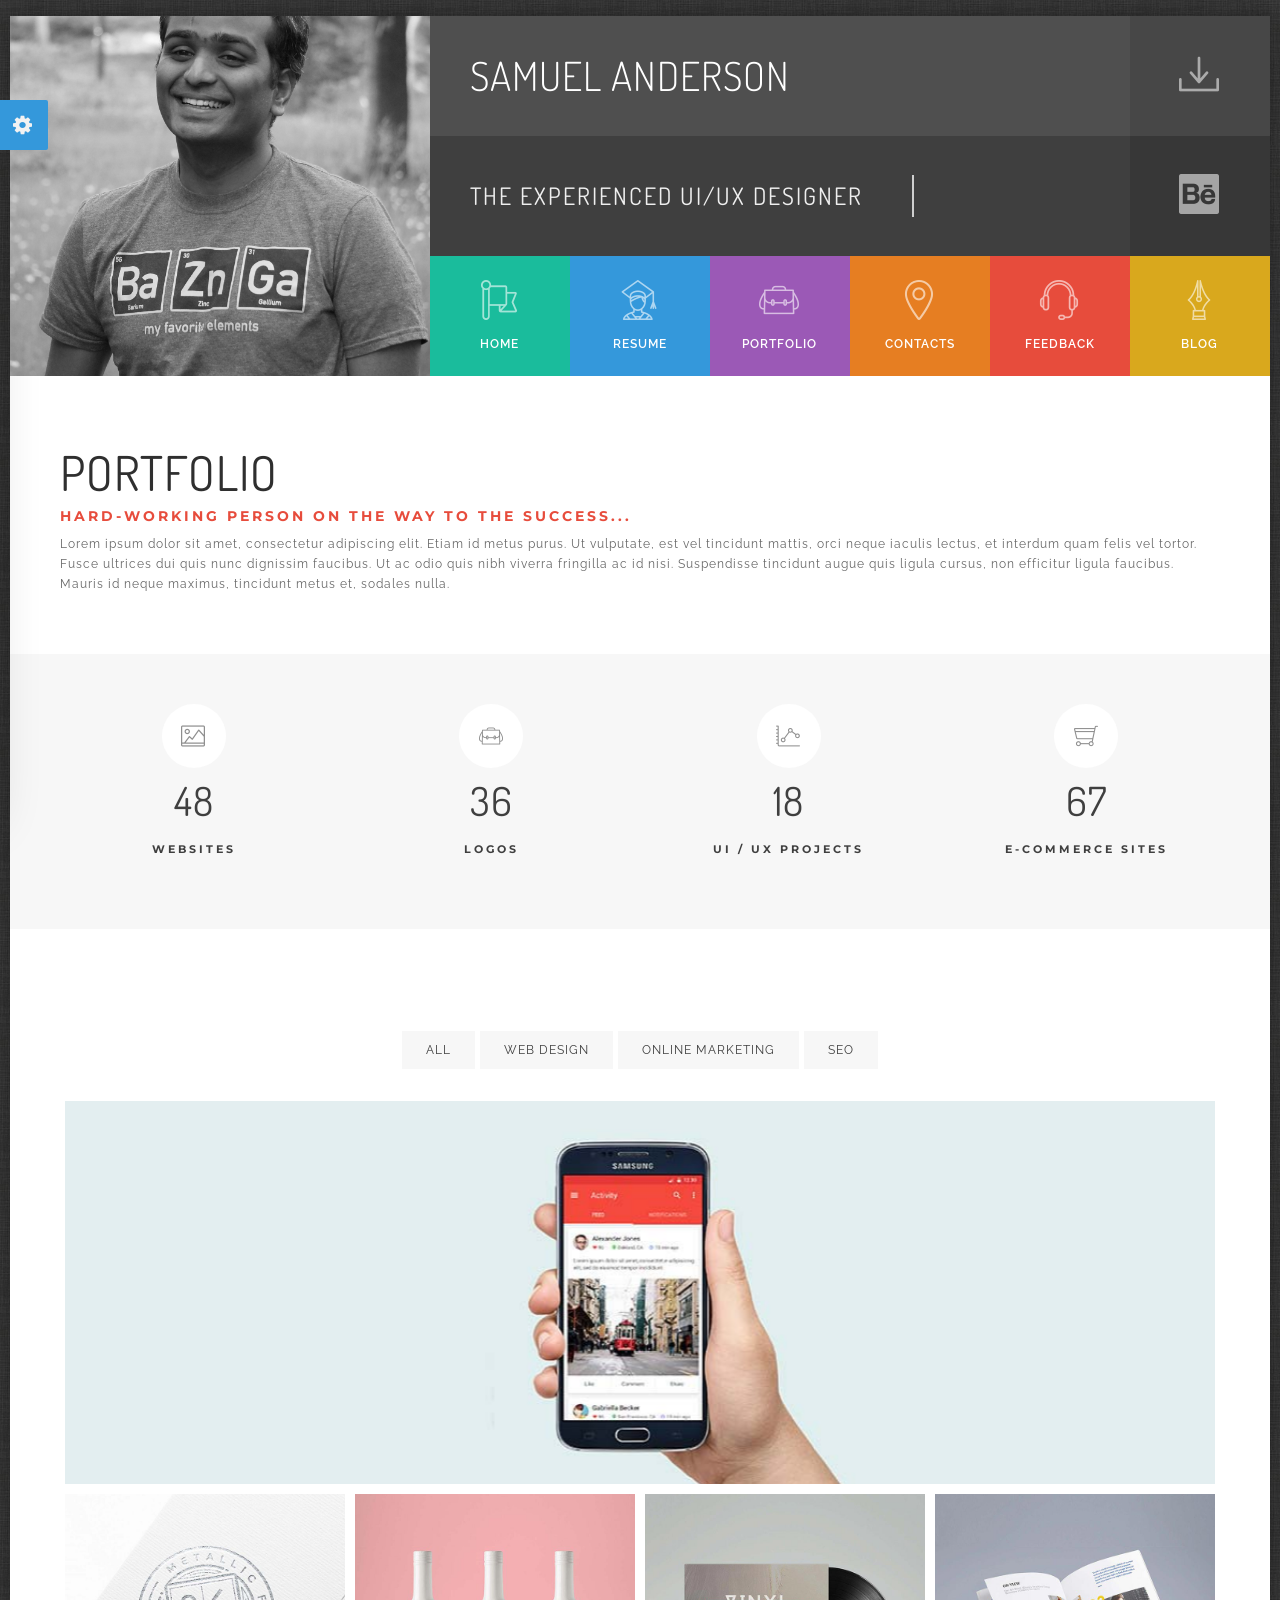
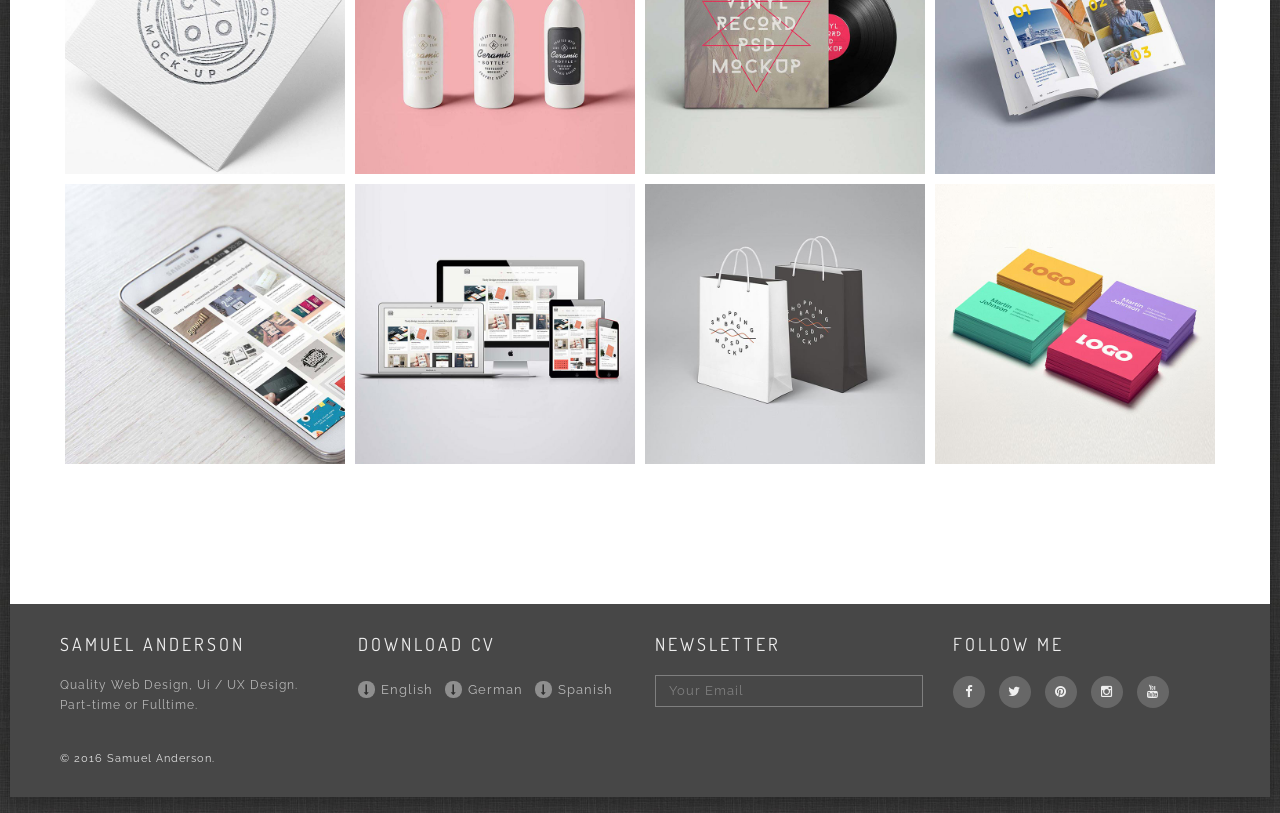
<file: portfolio.html>
<!DOCTYPE html>
<html lang="en">
<!--[if IE 9]>
<html class="ie9" lang="en">    <![endif]-->
<!--[if IE 8]>
<html class="ie8" lang="en">    <![endif]-->
<head>
   <meta charset="UTF-8">
   <meta http-equiv="X-UA-Compatible" content="IE=edge">
   <meta name=viewport content="width=device-width, initial-scale=1">

   <title>Gridus vCard | Portfolio</title>

   <meta name="description" content="Gridus vCard HTML Template is the professional responsive personal website template, based on the latest Bootstrap 3">
   <meta name="keywords" content="html5, template, website, responsive, bootstrap">
   <meta name="author" content="neuethemes">

   <!-- CSS -->
   <link href="assets/vendor/bootstrap/css/bootstrap.min.css"        property='stylesheet' rel="stylesheet" type="text/css" media="screen"/>
   <link href="assets/vendor/fontawesome/css/font-awesome.min.css"   property='stylesheet' rel="stylesheet" type="text/css" media="screen"/>
   <link href="assets/vendor/flaticons/flaticon.css"                 property='stylesheet' rel="stylesheet" type="text/css" media="screen"/>
   <link href="assets/vendor/hover/css/hover-min.css"                property='stylesheet' rel="stylesheet" type="text/css" media="screen"/>
   <link href="assets/vendor/wow/animate.css"                        property='stylesheet' rel="stylesheet" type="text/css" media="screen"/>
   <link href="assets/vendor/mfp/css/magnific-popup.css"             property='stylesheet' rel="stylesheet" type="text/css" media="screen"/>
   <!-- Remove this for disable demo panel styles -->
   <link href="assets/vendor/styleselector/styleselector.css"        property='stylesheet' rel="stylesheet" type="text/css" media="screen"/>
   <!-- Custom styles -->
   <link href="assets/custom/css/style.css"                          property='stylesheet' rel="stylesheet" type="text/css" media="screen"/>

   <style>
      #preloader {
         position: fixed;
         left: 0;
         top: 0;
         z-index: 99999;
         width: 100%;
         height: 100%;
         overflow: visible;
         background: #666666 url("assets/custom/images/preloader.gif") no-repeat center center; }
   </style>

</head>

<body class="boxed">


<!--Pre-Loader-->
<div id="preloader"></div>

<header>

   <section id="top-navigation" class="container-fluid nopadding">
      <div class="row nopadding ident ui-bg-color01">
         <!-- Photo -->
         <a href="#!">
            <div class="col-md-5 col-lg-4 vc-photo">&nbsp;</div>
         </a>
         <!-- /Photo -->
         <div class="col-md-7 col-lg-8 vc-name nopadding">
            <!-- Name-Position -->
            <div class="row nopadding name">
               <div class="col-md-10 name-title"><h2 class="font-accident-two-light uppercase">Samuel Anderson</h2></div>
               <div class="col-md-2 nopadding name-pdf">
                  <a href="#" class="hvr-sweep-to-right"><i class="flaticon-download149" title="Download CV.pdf"></i></a>
               </div>
            </div>
            <div class="row nopadding position">
               <div class="col-md-10 position-title">

                  <section class="cd-intro">
                     <h4 class="cd-headline clip is-full-width font-accident-two-normal uppercase">
                        <span>The experienced </span>
                        <span class="cd-words-wrapper">
                           <b class="is-visible">UI/UX Designer</b>
                           <b>Web Designer</b>
                           <b>Photographer</b>
                        </span>
                     </h4>
                  </section>

               </div>
               <div class="col-md-2 nopadding pdf">
                  <a href="#" class="hvr-sweep-to-right"><i class="flaticon-behance7" title="My Behance Portfolio"></i></a>
               </div>
            </div>
            <!-- /Name-Position -->

            <!-- Main Navigation -->

            <ul id="nav" class="row nopadding cd-side-navigation">
               <li class="col-xs-4 col-sm-2 nopadding menuitem ui-menu-color01">
                  <a href="home.html" class="hvr-sweep-to-bottom"><i class="flaticon-insignia"></i><span>home</span></a>
               </li>
               <li class="col-xs-4 col-sm-2 nopadding menuitem ui-menu-color02">
                  <a href="resume.html" class="hvr-sweep-to-bottom"><i class="flaticon-graduation61"></i><span>resume</span></a>
               </li>
               <li class="col-xs-4 col-sm-2 nopadding menuitem ui-menu-color03">
                  <a href="portfolio.html" class="hvr-sweep-to-bottom"><i class="flaticon-book-bag2"></i><span>portfolio</span></a>
               </li>
               <li class="col-xs-4 col-sm-2 nopadding menuitem ui-menu-color04">
                  <a href="contacts.html" class="hvr-sweep-to-bottom"><i class="flaticon-placeholders4"></i><span>contacts</span></a>
               </li>
               <li class="col-xs-4 col-sm-2 nopadding menuitem ui-menu-color05">
                  <a href="feedback.html" class="hvr-sweep-to-bottom"><i class="flaticon-earphones18"></i><span>feedback</span></a>
               </li>
               <li class="col-xs-4 col-sm-2 nopadding menuitem ui-menu-color06">
                  <a href="blog.html" class="hvr-sweep-to-bottom"><i class="flaticon-pens15"></i><span>blog</span></a>
               </li>
            </ul>

            <!-- /Main Navigation -->

         </div>
      </div>
   </section>

</header>

<!-- Container -->
<div class="content-wrap">

   <div id="portfolio" class="inner-content">

      <section id="page-title" class="inner-section">
         <div class="container-fluid nopadding wow fadeInRight" data-wow-delay="0.2s" data-wow-offset="10">
            <h2 class="font-accident-two-normal uppercase">Portfolio</h2>
            <h5 class="font-accident-one-bold uppercase subtitle">Hard-working person on the way to the success...</h5>
            <p class="small fontcolor-medium">
               Lorem ipsum dolor sit amet, consectetur adipiscing elit. Etiam id metus purus. Ut vulputate, est vel tincidunt mattis, orci neque iaculis lectus, et interdum quam felis vel tortor. Fusce ultrices dui quis nunc dignissim faucibus. Ut ac odio quis nibh viverra fringilla ac id nisi. Suspendisse tincidunt augue quis ligula cursus, non efficitur ligula faucibus. Mauris id neque maximus, tincidunt metus et, sodales nulla.
            </p>
         </div>
      </section>

      <!-- Counts Block -->
      <section id="counts-light-bg" class="counts inner-section bg-color02 wow fadeInDown" data-wow-delay="0.2s" data-wow-offset="10">
         <div class="container-fluid nopadding">
            <div class="count-container row">
               <div class="col-lg-3 col-sm-6 col-xs-12 count">
                  <div>
                     <div class="count-icon">
                        <i class="flaticon-photo246"></i>
                     </div>
                     <span class=".integers digit font-accident-two-normal">120</span>

                     <div class="count-text font-accident-one-bold">Websites</div>
                  </div>
               </div>
               <div class="col-lg-3 col-sm-6 col-xs-12 count">
                  <div>
                     <div class="count-icon">
                        <i class="flaticon-book-bag2"></i>
                     </div>
                     <span class=".integers digit font-accident-two-normal">90</span>

                     <div class="count-text font-accident-one-bold">Logos</div>
                  </div>
               </div>
               <div class="col-lg-3 col-sm-6 col-xs-12 count">
                  <div>
                     <div class="count-icon">
                        <i class="flaticon-stats48"></i>
                     </div>
                     <span class=".integers digit font-accident-two-normal">45</span>

                     <div class="count-text font-accident-one-bold">UI / UX Projects</div>
                  </div>
               </div>
               <div class="col-lg-3 col-sm-6 col-xs-12 count">
                  <div>
                     <div class="count-icon">
                        <i class="flaticon-shopping-carts6"></i>
                     </div>
                     <span class=".integers digit font-accident-two-normal">165</span>

                     <div class="count-text font-accident-one-bold">E-commerce Sites</div>
                  </div>
               </div>
            </div>
            <div class="dividewhite2"></div>
         </div>
      </section>
      <!-- /Counts Block -->

      <!-- Portfolio Block -->
      <section id="portfolio-block" class="inner-section wow fadeInDown" data-wow-delay="0.4s" data-wow-offset="10">

         <div class="dividewhite6"></div>

         <div id="isotope-filters" class="port-filter port-filter-light text-center">
            <ul>
               <li><a href="#cat1" data-filter="*">All</a></li>
               <li><a href="#cat2" data-filter=".web">Web Design</a></li>
               <li><a href="#cat3" data-filter=".marketing">Online Marketing</a></li>
               <li><a href="#cat4" data-filter=".seo">SEO</a></li>
            </ul>
         </div>

         <div class="dividewhite3"></div>

         <div class="grid container-fluid text-center">

            <div id="posts" class="row popup-container">

               <div class="grid-item web col-sm-12">
                  <div class="item-wrap">
                     <figure class="effect-goliath">
                        <div class="popup-call">
                           <a href="assets/custom/images/magazine/00.jpg" class="gallery-item"><i class="flaticon-arrows-4"></i></a>
                        </div>
                        <img src="assets/custom/images/magazine/00.jpg" class="img-responsive'" alt="img11"/>
                        <figcaption>
                           <div class="fig-description">
                              <h3>Music <span>Sounds</span></h3>
                              <p>#web #seo </p>
                           </div>
                        </figcaption>
                     </figure>
                  </div>
               </div>

               <div class="grid-item web col-lg-3 col-md-4 col-sm-6">
                  <div class="item-wrap">
                     <figure class="effect-goliath">
                        <div class="popup-call">
                           <a href="assets/custom/images/magazine/01.jpg" class="gallery-item"><i class="flaticon-arrows-4"></i></a>
                        </div>
                        <img src="assets/custom/images/magazine/thumbs/01.jpg" class="img-responsive'" alt="img11"/>
                        <figcaption>
                           <div class="fig-description">
                              <h3>Music <span>Sounds</span></h3>
                              <p>#web #seo </p>
                           </div>
                        </figcaption>
                     </figure>
                  </div>
               </div>
               <div class="grid-item grid-sizer web seo col-lg-3 col-md-4 col-sm-6">
                  <div class="item-wrap">
                     <figure class="effect-goliath">
                        <div class="popup-call">
                           <a href="assets/custom/images/magazine/02.jpg" class="gallery-item"><i class="flaticon-arrows-4"></i></a>
                        </div>
                        <img src="assets/custom/images/magazine/thumbs/02.jpg" class="img-responsive" alt="img03"/>
                        <figcaption>
                           <div class="fig-description">
                              <h3>Fire <span>Burns</span></h3>
                              <p>#web #seo</p>
                           </div>
                        </figcaption>
                     </figure>
                  </div>
               </div>
               <div class="grid-item marketing seo col-lg-3 col-md-4 col-sm-6">
                  <div class="item-wrap">
                     <figure class="effect-goliath">
                        <div class="popup-call">
                           <a href="assets/custom/images/magazine/03.jpg" class="gallery-item"><i class="flaticon-arrows-4"></i></a>
                        </div>
                        <img src="assets/custom/images/magazine/thumbs/03.jpg" class="img-responsive" alt="img11"/>
                        <figcaption>
                           <div class="fig-description">
                              <h3>Ice <span>Cold</span></h3>
                              <p>#marketing</p>
                           </div>
                        </figcaption>
                     </figure>
                  </div>
               </div>
               <div class="grid-item marketing seo col-lg-3 col-md-4 col-sm-6">
                  <div class="item-wrap">
                     <figure class="effect-goliath">
                        <div class="popup-call">
                           <a href="assets/custom/images/magazine/04.jpg" class="gallery-item"><i class="flaticon-arrows-4"></i></a>
                        </div>
                        <img src="assets/custom/images/magazine/thumbs/04.jpg" class="img-responsive" alt="img03"/>
                        <figcaption>
                           <div class="fig-description">
                              <h3>Everybody <span>Lies</span></h3>
                              <p>#marketing</p>
                           </div>
                        </figcaption>
                     </figure>
                  </div>
               </div>
               <div class="grid-item web marketing col-lg-3 col-md-4 col-sm-6">
                  <div class="item-wrap">
                     <figure class="effect-goliath">
                        <div class="popup-call">
                           <a href="assets/custom/images/magazine/05.jpg" class="gallery-item"><i class="flaticon-arrows-4"></i></a>
                        </div>
                        <img src="assets/custom/images/magazine/thumbs/05.jpg" class="img-responsive" alt="img11"/>
                        <figcaption>
                           <div class="fig-description">
                              <h3>Music <span>Sounds</span></h3>
                              <p>#web #seo </p>
                           </div>
                        </figcaption>
                     </figure>
                  </div>
               </div>
               <div class="grid-item uncategorized col-lg-3 col-md-4 col-sm-6">
                  <div class="item-wrap">
                     <figure class="effect-goliath">
                        <div class="popup-call">
                           <a href="assets/custom/images/magazine/06.jpg" class="gallery-item"><i class="flaticon-arrows-4"></i></a>
                        </div>
                        <img src="assets/custom/images/magazine/thumbs/06.jpg" class="img-responsive" alt="img03"/>
                        <figcaption>
                           <div class="fig-description">
                              <h3>Fire <span>Burns</span></h3>
                              <p>#web #seo</p>
                           </div>
                        </figcaption>
                     </figure>
                  </div>
               </div>
               <div class="grid-item web col-lg-3 col-md-4 col-sm-6">
                  <div class="item-wrap">
                     <figure class="effect-goliath">
                        <div class="popup-call">
                           <a href="assets/custom/images/magazine/07.jpg" class="gallery-item"><i class="flaticon-arrows-4"></i></a>
                        </div>
                        <img src="assets/custom/images/magazine/thumbs/07.jpg" class="img-responsive" alt="img03"/>
                        <figcaption>
                           <div class="fig-description">
                              <h3>Fire <span>Burns</span></h3>
                              <p>#web #seo</p>
                           </div>
                        </figcaption>
                     </figure>
                  </div>
               </div>
               <div class="grid-item marketing seo col-lg-3 col-md-4 col-sm-6">
                  <div class="item-wrap">
                     <figure class="effect-goliath">
                        <div class="popup-call">
                           <a href="assets/custom/images/magazine/08.jpg" class="gallery-item"><i class="flaticon-arrows-4"></i></a>
                        </div>
                        <img src="assets/custom/images/magazine/thumbs/08.jpg" class="img-responsive" alt="img03"/>
                        <figcaption>
                           <div class="fig-description">
                              <h3>Fire <span>Burns</span></h3>
                              <p>#web #seo</p>
                           </div>
                        </figcaption>
                     </figure>
                  </div>
               </div>

            </div>
         </div>

         <div class="dividewhite8"></div>

      </section>
      <!-- /Portfolio Block -->

   </div>

</div>

<footer class="padding-50 ui-bg-color02">
   <div class="container-fluid nopadding">
      <div class="row wow fadeInDown" data-wow-delay=".2s" data-wow-offset="10">
         <div class="col-md-3">
            <h4 class="font-accident-two-normal uppercase">Samuel Anderson</h4>
            <p class="inline-block">
               Quality Web Design, Ui / UX Design. Part-time or Fulltime.
            </p>
            <div class="divider-dynamic"></div>
         </div>
         <div class="col-md-3 cv-link">
            <h4 class="font-accident-two-normal uppercase">Download cv</h4>
            <div class="dividewhite1"></div>
            <a href="#!"><i class="fa fa-long-arrow-down" aria-hidden="true"></i>English</a>
            <a href="#!"><i class="fa fa-long-arrow-down" aria-hidden="true"></i>German</a>
            <a href="#!"><i class="fa fa-long-arrow-down" aria-hidden="true"></i>Spanish</a>
            <div class="divider-dynamic"></div>
         </div>
         <div class="col-md-3">
            <h4 class="font-accident-two-normal uppercase">Newsletter</h4>
            <div class="dividewhite1"></div>
            <input class="newsletter-email" type="email" required="" name="ne" placeholder="Your Email">
            <!--<p>Lorem ipsum dolor sit amet...</p>-->
            <div class="divider-dynamic"></div>
         </div>
         <div class="col-md-3">
            <h4 class="font-accident-two-normal uppercase">Follow me</h4>
            <div class="follow">
               <ul class="list-inline social">
                  <li><a target="_blank" href="#" class="rst-icon-facebook"><i class="fa fa-facebook"></i></a></li>
                  <li><a target="_blank" href="#" class="rst-icon-twitter"><i class="fa fa-twitter"></i></a></li>
                  <li><a target="_blank" href="#" class="rst-icon-pinterest"><i class="fa fa-pinterest"></i></a></li>
                  <li><a target="_blank" href="#" class="rst-icon-instagram"><i class="fa fa-instagram"></i></a></li>
                  <li><a target="_blank" href="#" class="rst-icon-youtube"><i class="fa fa-youtube"></i></a></li>
               </ul>
            </div>
            <div class="divider-dynamic"></div>
         </div>
      </div>
      <div class="dividewhite1"></div>
      <div class="row wow fadeInDown" data-wow-delay=".4s" data-wow-offset="10">
         <div class="col-md-12 copyrights">
            <p>© 2016 Samuel Anderson.</p>
         </div>
      </div>
   </div>
</footer>

<div id="image-cache" class="hidden"></div>

<!-- JS -->
<script src="assets/vendor/jquery/js/jquery-2.2.0.min.js"            type="text/javascript"></script>
<script src="assets/vendor/bootstrap/js/bootstrap.min.js"            type="text/javascript"></script>
<script src="assets/vendor/imagesloaded/js/imagesloaded.pkgd.min.js" type="text/javascript"></script>
<script src="assets/vendor/isotope/js/isotope.pkgd.min.js"           type="text/javascript"></script>
<script src="assets/vendor/mfp/js/jquery.magnific-popup.min.js"      type="text/javascript"></script>
<script src="assets/vendor/circle-progress/circle-progress.js"       type="text/javascript"></script>
<script src="assets/vendor/waypoints/waypoints.min.js"               type="text/javascript"></script>
<script src="assets/vendor/anicounter/jquery.counterup.min.js"       type="text/javascript"></script>
<!--<script src="assets/vendor/wow/wow.min.js"                           type="text/javascript"></script>-->
<script src="assets/vendor/pjax/jquery.pjax.js"                      type="text/javascript"></script>
<script src="https://maps.google.com/maps/api/js"                    type="text/javascript"></script>
<!-- Remove this for disable demo panel script -->
<script src="assets/vendor/styleselector/styleselector.js"           type="text/javascript"></script>
<!-- Custom scripts -->
<script src="assets/custom/js/custom.js"                             type="text/javascript"></script>

</body>
</html>
</file>
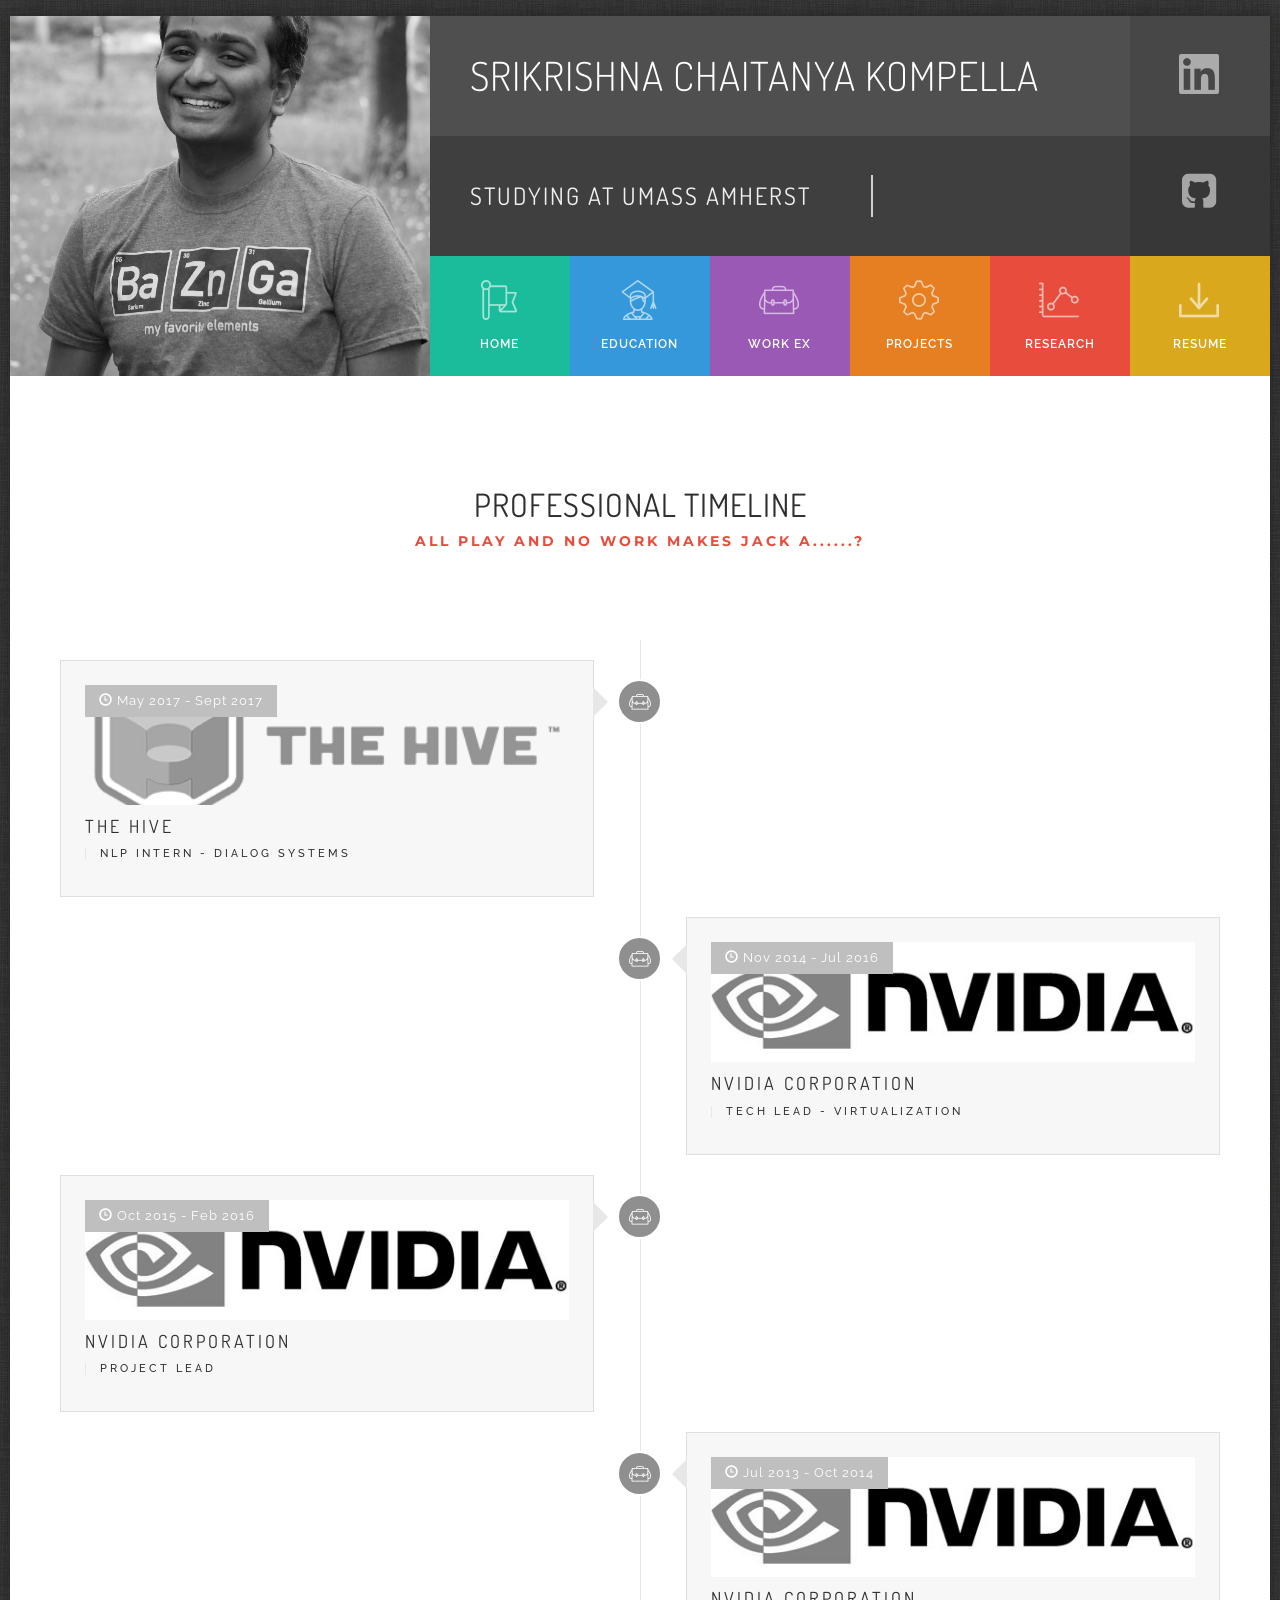
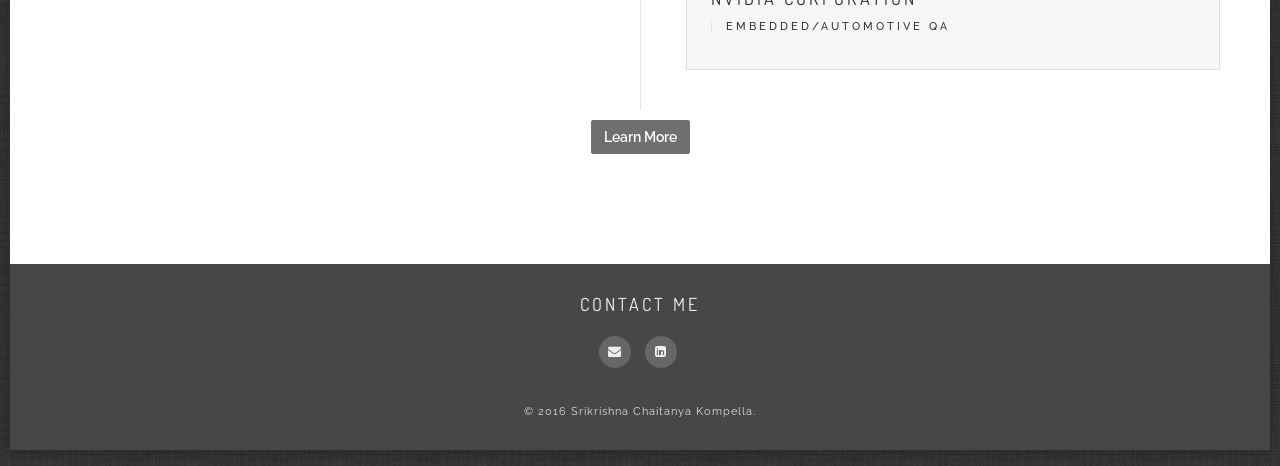
<file: work-ex.html>
<!DOCTYPE html>
<html lang="en">
<!--[if IE 9]>
<html class="ie9" lang="en">    <![endif]-->
<!--[if IE 8]>
<html class="ie8" lang="en">    <![endif]-->
<head>
   <meta charset="UTF-8">
   <meta http-equiv="X-UA-Compatible" content="IE=edge">
   <meta name=viewport content="width=device-width, initial-scale=1">

   <title>SKC | Home</title>

   <meta name="description" content="Gridus vCard HTML Template is the professional responsive personal website template, based on the latest Bootstrap 3">
   <meta name="keywords" content="html5, template, website, responsive, bootstrap">
   <meta name="author" content="neuethemes">

   <!-- CSS -->
   <link href="assets/vendor/bootstrap/css/bootstrap.min.css"        property='stylesheet' rel="stylesheet" type="text/css" media="screen"/>
   <link href="assets/vendor/fontawesome/css/font-awesome.min.css"   property='stylesheet' rel="stylesheet" type="text/css" media="screen"/>
   <link href="assets/vendor/flaticons/flaticon.css"                 property='stylesheet' rel="stylesheet" type="text/css" media="screen"/>
   <link href="assets/vendor/hover/css/hover-min.css"                property='stylesheet' rel="stylesheet" type="text/css" media="screen"/>
   <link href="assets/vendor/wow/animate.css"                        property='stylesheet' rel="stylesheet" type="text/css" media="screen"/>
   <link href="assets/vendor/mfp/css/magnific-popup.css"             property='stylesheet' rel="stylesheet" type="text/css" media="screen"/>
   <!-- Custom styles -->
   <link href="assets/custom/css/style.css"                          property='stylesheet' rel="stylesheet" type="text/css" media="screen"/>

   <style>
      #preloader {
         position: fixed;
         left: 0;
         top: 0;
         z-index: 99999;
         width: 100%;
         height: 100%;
         overflow: visible;
         background: #666666 url("assets/custom/images/preloader.gif") no-repeat center center; }
   </style>

</head>

<body class="boxed">

<!--Pre-Loader-->
<div id="preloader"></div>

<header>

   <section id="top-navigation" class="container-fluid nopadding">
      <div class="row nopadding ident ui-bg-color01">
         <!-- Photo -->
         <a href="#!">
            <div class="col-md-5 col-lg-4 vc-photo">&nbsp;</div>
         </a>
         <!-- /Photo -->
         <div class="col-md-7 col-lg-8 vc-name nopadding">
            <!-- Name-Position -->
            <div class="row nopadding name">
               <div class="col-md-10 name-title"><h2 class="font-accident-two-light uppercase">Srikrishna Chaitanya Kompella</h2></div>
               <div class="col-md-2 nopadding name-pdf">
                  <a target="_blank" href="https://www.linkedin.com/in/skckompella" class="hvr-sweep-to-right"><i class="flaticon-linkedin22 title="My Linkedin Profile"></i></a></a>
               </div>
            </div>
            <div class="row nopadding position">
               <div class="col-md-10 position-title">

                  <section class="cd-intro">
                     <h4 class="cd-headline clip is-full-width font-accident-two-normal uppercase">
                        <span>Studying </span>
                        <span class="cd-words-wrapper">
                           <b class="is-visible">at UMass Amherst</b>
                           <b>Machine Learning</b>
                           <b>Natural Language Processing</b>
                           <b>Artificial Intelligence</b>       
                        </span>
                     </h4>
                  </section>

               </div>
               <div class="col-md-2 nopadding pdf">
                  <a target="_blank" href="https://github.com/skckompella" class="hvr-sweep-to-right"><i class="fa fa-github-square fa-4x" aria-hidden="true"></i></a>
                  <!--<a href="#" class="hvr-sweep-to-right"><i class="flaticon-download149" title="Download CV.pdf"></i><span>RESUME</span></a></a>< ![endif]-->
               </div>
            </div>
            <!-- /Name-Position -->

            <!-- Main Navigation -->

            <ul id="nav" class="row nopadding cd-side-navigation">
               <li class="col-xs-4 col-sm-2 nopadding menuitem ui-menu-color01">
                  <a href="index.html" class="hvr-sweep-to-bottom"><i class="flaticon-insignia"></i><span>home</span></a>
               </li>
               <li class="col-xs-4 col-sm-2 nopadding menuitem ui-menu-color02">
                  <a href="education.html" class="hvr-sweep-to-bottom"><i class="flaticon-graduation61"></i><span>Education</span></a>
               </li>
               <li class="col-xs-4 col-sm-2 nopadding menuitem ui-menu-color03">
                  <a href="work-ex.html" class="hvr-sweep-to-bottom"><i class="flaticon-book-bag2"></i><span>Work Ex</span></a>
               </li>
               <li class="col-xs-4 col-sm-2 nopadding menuitem ui-menu-color04">
                  <a href="coming-soon.html" class="hvr-sweep-to-bottom"><i class="flaticon-tool-1"></i><span>Projects</span></a>
               </li>
               <li class="col-xs-4 col-sm-2 nopadding menuitem ui-menu-color05">
                  <a href="coming-soon.html" class="hvr-sweep-to-bottom"><i class="flaticon-stats48"></i><span>Research</span></a>
               </li>
               <li class="col-xs-4 col-sm-2 nopadding menuitem ui-menu-color06">
                  <a href="resume.pdf" class="hvr-sweep-to-bottom"><i class="flaticon-download149"></i><span>Resume</span></a>
               </li>
            </ul>

            <!-- /Main Navigation -->

         </div>
      </div>
   </section>

</header>

<!-- Container -->
<div class="content-wrap">

   <div id="resume" class="inner-content">


      <!-- Timeline Block -->
      <section id="timeline-vertical" class="inner-section">

         <div class="container-fluid nopadding">

            <div class="text-center wow fadeInDown" data-wow-delay="0.6s" data-wow-offset="10">
               <div class="dividewhite4"></div>
               <h3 class="font-accident-two-normal uppercase">Professional Timeline</h3>
               <h5 class="font-accident-one-bold uppercase subtitle">All play and no work makes Jack a......?</h5>
               <div class="dividewhite1"></div>
               <p class="small fontcolor-medium">
                  &nbsp
               </p>
            </div>

            <div class="dividewhite4"></div>

            <ul class="timeline-vert timeline-light">
               <li>
                  <div class="timeline-badge primary"><i class="flaticon-book-bag2"></i></div>
                  <div class="timeline-panel wow fadeInLeft" data-wow-delay="0.3s" data-wow-offset="10">
                     <p class="timeline-time fontcolor-invert"><i class="glyphicon glyphicon-time"></i> May 2017 - Sept 2017</p>
                     <div class="timeline-photo timeline-bg08-01"></div>
                     <div class="timeline-heading">
                        <h4 class="font-accident-two-normal uppercase">The Hive</h4>
                        <h6 class="uppercase">NLP Intern - Dialog Systems</h6>
                     </div>
                  </div>
               </li>
               <li class="timeline-inverted">
                  <div class="timeline-badge primary"><i class="flaticon-book-bag2"></i></div>
                  <div class="timeline-panel wow fadeInLeft" data-wow-delay="0.3s" data-wow-offset="10">
                     <p class="timeline-time fontcolor-invert"><i class="glyphicon glyphicon-time"></i> Nov 2014 - Jul 2016</p>
                     <div class="timeline-photo timeline-bg05-01"></div>
                     <div class="timeline-heading">
                        <h4 class="font-accident-two-normal uppercase">Nvidia Corporation</h4>
                        <h6 class="uppercase">Tech Lead - Virtualization</h6>
                     </div>
                  </div>
               </li>
               <li>
                  <div class="timeline-badge success"><i class="flaticon-book-bag2"></i></div>
                  <div class="timeline-panel wow fadeInRight" data-wow-delay="0.3s" data-wow-offset="10">
                     <p class="timeline-time fontcolor-invert"><i class="glyphicon glyphicon-time"></i> Oct 2015 - Feb 2016</p>
                     <div class="timeline-photo timeline-bg06-01"></div>
                     <div class="timeline-heading">
                        <h4 class="font-accident-two-normal uppercase">Nvidia Corporation</h4>
                        <h6 class="uppercase">Project Lead</h6>
                     </div>
                  </div>
               </li>
               <li class="timeline-inverted">
                  <div class="timeline-badge danger"><i class="flaticon-book-bag2"></i></div>
                  <div class="timeline-panel wow fadeInLeft" data-wow-delay="0.3s" data-wow-offset="10">
                     <p class="timeline-time fontcolor-invert"><i class="glyphicon glyphicon-time"></i> Jul 2013 - Oct 2014</p>
                     <div class="timeline-photo timeline-bg07-01"></div>
                     <div class="timeline-heading">
                        <h4 class="font-accident-two-normal uppercase">Nvidia Corporation</h4>
                        <h6 class="uppercase">Embedded/Automotive QA</h6>
                     </div>
                  </div>
               </li>
               <!--<li class="timeline-inverted info">
                  <div class="timeline-badge warning"><i class="flaticon-profile5"></i></div>
                  <div class="timeline-panel wow fadeInRight" data-wow-delay="0.3s" data-wow-offset="10">
                     <p class="timeline-time fontcolor-invert"><i class="glyphicon glyphicon-time"></i> Sep 2015 - ...</p>
                     <div class="timeline-photo timeline-bg08-01"></div>
                     <div class="timeline-heading">
                        <h4 class="font-accident-two-normal uppercase">Melted Digital, Paris</h4>
                        <h6 class="uppercase">Head of UX Department</h6>
                     </div>
                  </div>
               </li>-->

            </ul>

            <div class="text-center">
               <a href="resume.pdf" class="btn btn-darker">Learn More</a>
            </div>

            <div class="dividewhite6"></div>

         </div>

      </section>
      <!-- /Timeline Block -->

   </div>

</div>

<footer class="padding-50 ui-bg-color02">
<center>
   <div class="container-fluid nopadding">
   
      <div class="row wow fadeInDown" data-wow-delay=".2s" data-wow-offset="10">       
         <div class="row wow fadeInDown" data-wow-delay=".4s" data-wow-offset="10">
            <h4 class="font-accident-two-normal uppercase">Contact me</h4>
            <div class="follow">
               <ul class="list-inline social">
                  <li><a target="_blank" href="mailto:skckompella@gmail.com" class="rst-icon-facebook"><i class="fa fa-envelope" aria-hidden="true"></i></a></li>
                  <li><a target="_blank" href="https://in.linkedin.com/in/srikrishna-chaitanya-kompella-7829a074" class="rst-icon-twitter"><i class="fa fa-linkedin-square" aria-hidden="true""></i></a></li>

               </ul>
            </div>
            <div class="divider-dynamic"></div>
         </div>
         
      </div>
      
      <div class="dividewhite1"></div>

      <div class="row wow fadeInDown" data-wow-delay=".4s" data-wow-offset="10">
         <div class="col-md-12 copyrights">
            <p>© 2016 Srikrishna Chaitanya Kompella.</p>
         </div>
      </div>
   </div>
         </center>
</footer>

<div id="image-cache" class="hidden"></div>

<!-- JS -->
<script src="assets/vendor/jquery/js/jquery-2.2.0.min.js"            type="text/javascript"></script>
<script src="assets/vendor/bootstrap/js/bootstrap.min.js"            type="text/javascript"></script>
<script src="assets/vendor/imagesloaded/js/imagesloaded.pkgd.min.js" type="text/javascript"></script>
<script src="assets/vendor/isotope/js/isotope.pkgd.min.js"           type="text/javascript"></script>
<script src="assets/vendor/mfp/js/jquery.magnific-popup.min.js"      type="text/javascript"></script>
<script src="assets/vendor/circle-progress/circle-progress.js"       type="text/javascript"></script>
<script src="assets/vendor/waypoints/waypoints.min.js"               type="text/javascript"></script>
<script src="assets/vendor/anicounter/jquery.counterup.min.js"       type="text/javascript"></script>
<!--<script src="assets/vendor/wow/wow.min.js"                           type="text/javascript"></script>-->
<script src="assets/vendor/pjax/jquery.pjax.js"                      type="text/javascript"></script>
<script src="https://maps.google.com/maps/api/js"                    type="text/javascript"></script>
<!-- Custom scripts -->
<script src="assets/custom/js/custom.js"                             type="text/javascript"></script>

</body>

</html>
</file>
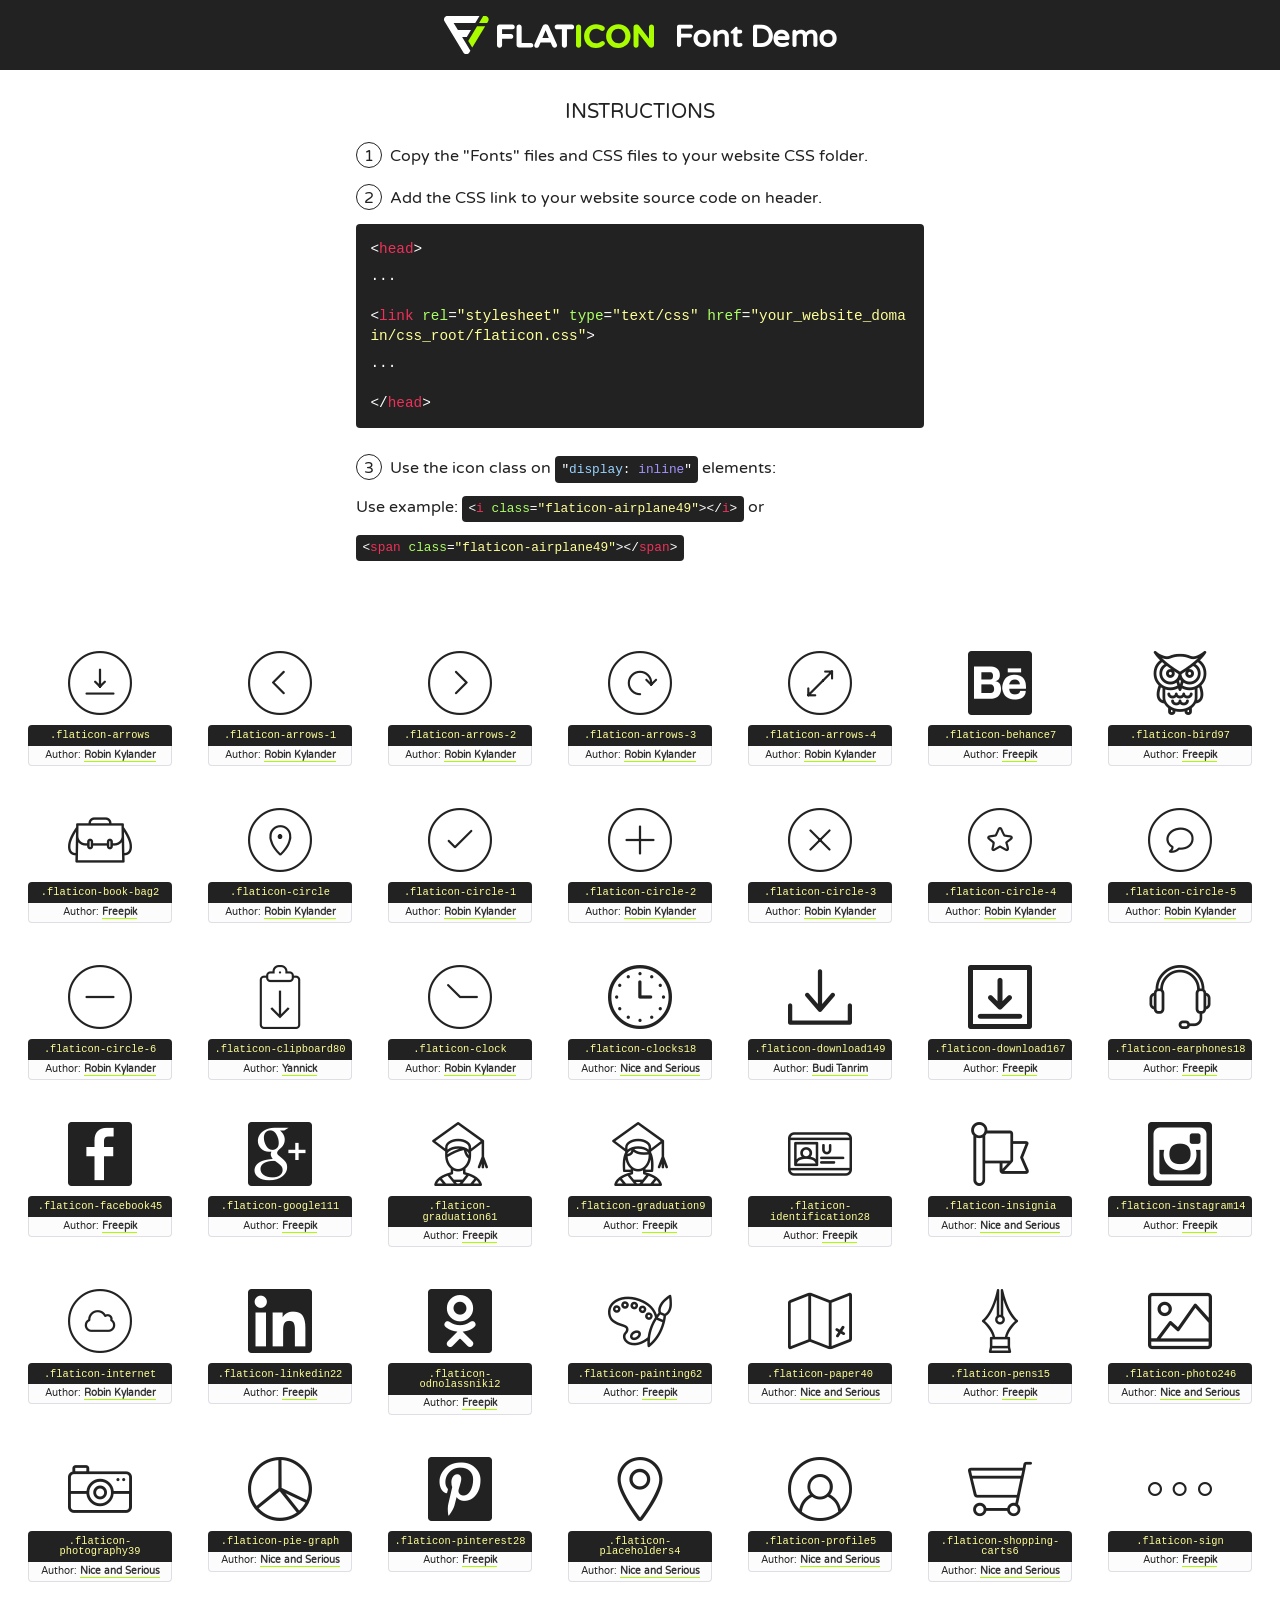
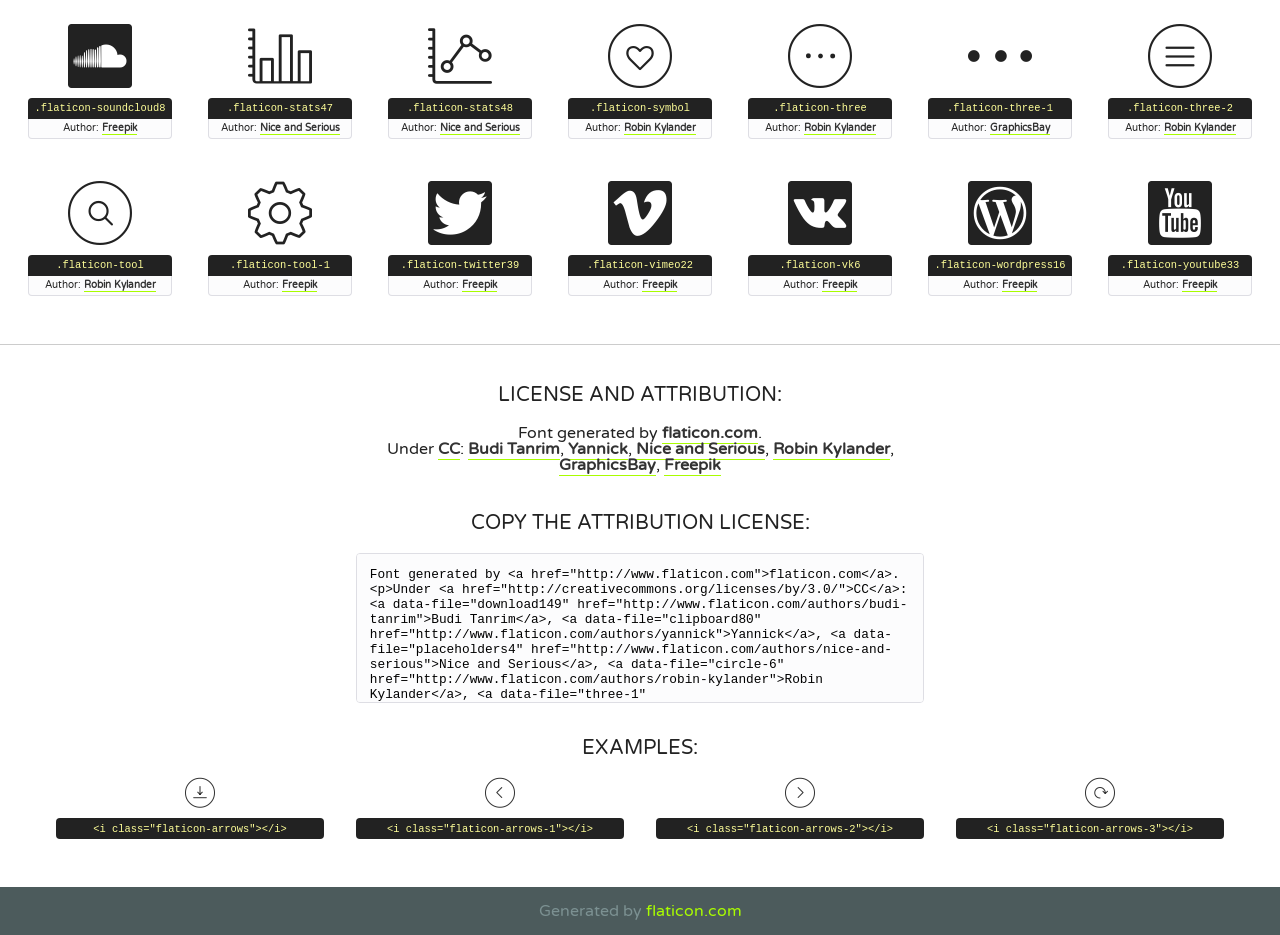
<file: assets/vendor/flaticons/flaticon.html>
<!DOCTYPE html>
<!--
  Flaticon icon font: Flaticon
  Creation date: 29/02/2016 10:08
-->
<html>
<!DOCTYPE html>
<html>

<head>
    <title>Flaticon WebFont</title>
    <link href="http://fonts.googleapis.com/css?family=Varela+Round" rel="stylesheet" type="text/css" />
    <link rel="stylesheet" type="text/css" href="flaticon.css">
    <meta charset="UTF-8">
    <style>
    html, body, div, span, applet, object, iframe,
    h1, h2, h3, h4, h5, h6, p, blockquote, pre,
    a, abbr, acronym, address, big, cite, code,
    del, dfn, em, img, ins, kbd, q, s, samp,
    small, strike, strong, sub, sup, tt, var,
    b, u, i, center,
    dl, dt, dd, ol, ul, li,
    fieldset, form, label, legend,
    table, caption, tbody, tfoot, thead, tr, th, td,
    article, aside, canvas, details, embed, 
    figure, figcaption, footer, header, hgroup, 
    menu, nav, output, ruby, section, summary,
    time, mark, audio, video {
        margin: 0;
        padding: 0;
        border: 0;
        font-size: 100%;
        font: inherit;
        vertical-align: baseline;
    }
    /* HTML5 display-role reset for older browsers */
    article, aside, details, figcaption, figure, 
    footer, header, hgroup, menu, nav, section {
        display: block;
    }
    body {
        line-height: 1;
    }
    ol, ul {
        list-style: none;
    }
    blockquote, q {
        quotes: none;
    }
    blockquote:before, blockquote:after,
    q:before, q:after {
        content: '';
        content: none;
    }
    table {
        border-collapse: collapse;
        border-spacing: 0;
    }
    body {
        font-family: 'Varela Round', Helvetica, Arial, sans-serif;
        font-size: 16px;
        color: #222;
    }
    a {
        color: #333;
        border-bottom: 1px solid #a9fd00;
        font-weight: bold;
        text-decoration: none;
    }
    * {
        -moz-box-sizing: border-box;
        -webkit-box-sizing: border-box;
        box-sizing: border-box;
        margin: 0;
        padding: 0;
    }
    [class^="flaticon-"]:before, [class*=" flaticon-"]:before, [class^="flaticon-"]:after, [class*=" flaticon-"]:after {
        font-family: Flaticon;
        font-size: 30px;
        font-style: normal;
        margin-left: 20px;
        color: #333;
    }
    .wrapper {
        max-width: 600px;
        margin: auto;
        padding: 0 1em;
    }
    .title {
        font-size: 1.25em;
        text-align: center;
        margin-bottom: 1em;
        text-transform: uppercase;
    }
    header {
        text-align: center;
        background-color: #222;
        color: #fff;
        padding: 1em;
    }
    header .logo {
        width: 210px;
        height: 38px;
        display: inline-block;
        vertical-align: middle;
        margin-right: 1em;
        border: none;
    }
    header strong {
        font-size: 1.95em;
        font-weight: bold;
        vertical-align: middle;
        margin-top: 5px;
        display: inline-block;
    }
    .demo {
        margin: 2em auto;
        line-height: 1.25em;
    }
    .demo ul li {
        margin-bottom: 1em;
    }
    .demo ul li .num {
        color: #222;
        border-radius: 20px;
        display: inline-block;
        width: 26px;
        padding: 3px;
        height: 26px;
        text-align: center;
        margin-right: 0.5em;
        border: 1px solid #222;
    }
    .demo ul li code {
        background-color: #222;
        border-radius: 4px;
        padding: 0.25em 0.5em;
        display: inline-block;
        color: #fff;
        font-family: Consolas,Monaco,Lucida Console,Liberation Mono,DejaVu Sans Mono,Bitstream Vera Sans Mono,Courier New, monospace;
        font-weight: lighter;
        margin-top: 1em;
        font-size: 0.8em;
        word-break: break-all;
    }
    .demo ul li code.big {
        padding: 1em;
        font-size: 0.9em;
    }
    .demo ul li code .red {
        color: #EF3159;
    }
    .demo ul li code .green {
        color: #ACFF65;
    }
    .demo ul li code .yellow {
        color: #FFFF99;
    }
    .demo ul li code .blue {
        color: #99D3FF;
    }
    .demo ul li code .purple {
        color: #A295FF;
    }
    .demo ul li code .dots {
        margin-top: 0.5em;
        display: block;
    }
    #glyphs {
        border-bottom: 1px solid #ccc;
        padding: 2em 0;
        text-align: center;
    }
    .glyph {
        display: inline-block;
        width: 9em;
        margin: 1em;
        text-align: center;
        vertical-align: top;
        background: #FFF;
    }
    .glyph .glyph-icon {
        padding: 10px;
        display: block;
        font-family:"Flaticon";
        font-size: 64px;
        line-height: 1;
    }
    .glyph .glyph-icon:before {
        font-size: 64px;
        color: #222;
        margin-left: 0;
    }
    .class-name {
        font-size: 0.65em;
        background-color: #222;
        color: #fff;
        border-radius: 4px 4px 0 0;
        padding: 0.5em;
        color: #FFFF99;
        font-family: Consolas,Monaco,Lucida Console,Liberation Mono,DejaVu Sans Mono,Bitstream Vera Sans Mono,Courier New, monospace;
    }
    .author-name {
        font-size: 0.6em;
        background-color: #fcfcfd;
        border: 1px solid #DEDEE4;
        border-top: 0;
        border-radius: 0 0 4px 4px;
        padding: 0.5em;
    }
    .class-name:last-child {
        font-size: 10px;
        color:#888;
    }
    .class-name:last-child a {
        font-size: 10px;
        color:#555;
    }
    .class-name:last-child a:hover {
        color:#a9fd00;
    }
    .glyph > input {
        display: block;
        width: 100px;
        margin: 5px auto;
        text-align: center;
        font-size: 12px;
        cursor: text;
    }
    .glyph > input.icon-input {
        font-family:"Flaticon";
        font-size: 16px;
        margin-bottom: 10px;
    }
    .attribution .title {
        margin-top: 2em;
    }
    .attribution textarea {
        background-color: #fcfcfd;
        padding: 1em;
        border: none;
        box-shadow: none;
        border: 1px solid #DEDEE4;
        border-radius: 4px;
        resize: none;
        width: 100%;
        height: 150px;
        font-size: 0.8em;
        font-family: Consolas,Monaco,Lucida Console,Liberation Mono,DejaVu Sans Mono,Bitstream Vera Sans Mono,Courier New, monospace;
        -webkit-appearance: none;
    }
    .iconsuse {
        margin: 2em auto;
        text-align: center;
        max-width: 1200px;
    }
    .iconsuse:after {
        content: '';
        display: table;
        clear: both;
    }
    .iconsuse .image {
        float: left;
        width: 25%;
        padding: 0 1em;
    }
    .iconsuse .image p {
        margin-bottom: 1em;
    }
    .iconsuse .image span {
        display: block;
        font-size: 0.65em;
        background-color: #222;
        color: #fff;
        border-radius: 4px;
        padding: 0.5em;
        color: #FFFF99;
        margin-top: 1em;
        font-family: Consolas,Monaco,Lucida Console,Liberation Mono,DejaVu Sans Mono,Bitstream Vera Sans Mono,Courier New, monospace;
    }
    #footer {
        text-align: center;
        background-color: #4C5B5C;
        color: #7c9192;
        padding: 1em;
    }
    #footer a {
        border: none;
        color: #a9fd00;
        font-weight: normal;
    }
    @media (max-width: 960px) {
        .iconsuse .image {
            width: 50%;
        }
    }
    @media (max-width: 560px) {
        .iconsuse .image {
            width: 100%;
        }
    }
    </style>
</head>

<body class="characters-off">

    <header>
        <a href="http://www.flaticon.com" target="_blank" class="logo">
            <svg version="1.1" xmlns="http://www.w3.org/2000/svg" xmlns:xlink="http://www.w3.org/1999/xlink" xmlns:a="http://ns.adobe.com/AdobeSVGViewerExtensions/3.0/" viewBox="0 0 560.875 102.036" enable-background="new 0 0 560.875 102.036" xml:space="preserve">
                <defs>
                </defs>
                <g>
                    <g class="letters">
                        <path fill="#ffffff" d="M141.596,29.675c0-3.777,2.985-6.767,6.764-6.767h34.438c3.426,0,6.15,2.728,6.15,6.15
                        c0,3.43-2.724,6.149-6.15,6.149h-27.674v13.091h23.719c3.429,0,6.151,2.724,6.151,6.15c0,3.43-2.723,6.149-6.151,6.149h-23.719
                        v17.574c0,3.773-2.986,6.761-6.764,6.761c-3.779,0-6.764-2.989-6.764-6.761V29.675z"></path>
                        <path fill="#ffffff" d="M193.844,29.149c0-3.781,2.985-6.767,6.764-6.767c3.776,0,6.763,2.985,6.763,6.767v42.957h25.039
                        c3.426,0,6.149,2.726,6.149,6.153c0,3.425-2.723,6.15-6.149,6.15h-31.802c-3.779,0-6.764-2.986-6.764-6.768V29.149z"></path>
                        <path fill="#ffffff" d="M241.891,75.71l21.438-48.407c1.492-3.341,4.215-5.357,7.906-5.357h0.792
                        c3.686,0,6.323,2.017,7.815,5.357l21.439,48.407c0.436,0.967,0.701,1.845,0.701,2.723c0,3.602-2.809,6.501-6.414,6.501
                        c-3.161,0-5.269-1.845-6.499-4.655l-4.132-9.661h-27.059l-4.301,10.102c-1.144,2.631-3.426,4.214-6.237,4.214
                        c-3.517,0-6.24-2.81-6.24-6.325C241.1,77.64,241.451,76.677,241.891,75.71z M279.932,58.666l-8.521-20.297l-8.526,20.297H279.932
                        z"></path>
                        <path fill="#ffffff" d="M314.864,35.387H301.86c-3.429,0-6.239-2.813-6.239-6.238c0-3.429,2.811-6.24,6.239-6.24h39.533
                        c3.426,0,6.237,2.811,6.237,6.24c0,3.425-2.811,6.238-6.237,6.238h-13.001v42.785c0,3.773-2.99,6.761-6.764,6.761
                        c-3.779,0-6.764-2.989-6.764-6.761V35.387z"></path>
                        <path fill="#A9FD00" d="M352.615,29.149c0-3.781,2.985-6.767,6.767-6.767c3.774,0,6.761,2.985,6.761,6.767v49.024
                        c0,3.773-2.987,6.761-6.761,6.761c-3.781,0-6.767-2.989-6.767-6.761V29.149z"></path>
                        <path fill="#A9FD00" d="M374.132,53.836v-0.179c0-17.481,13.178-31.801,32.065-31.801c9.22,0,15.459,2.458,20.557,6.238
                        c1.402,1.054,2.637,2.985,2.637,5.357c0,3.692-2.985,6.59-6.681,6.59c-1.845,0-3.071-0.702-4.044-1.319
                        c-3.776-2.813-7.729-4.393-12.562-4.393c-10.364,0-17.831,8.611-17.831,19.154v0.173c0,10.542,7.291,19.329,17.831,19.329
                        c5.715,0,9.492-1.756,13.359-4.834c1.049-0.874,2.458-1.491,4.039-1.491c3.429,0,6.325,2.813,6.325,6.236
                        c0,2.106-1.056,3.78-2.282,4.834c-5.539,4.834-12.036,7.733-21.878,7.733C387.572,85.464,374.132,71.493,374.132,53.836z"></path>
                        <path fill="#A9FD00" d="M433.009,53.836v-0.179c0-17.481,13.79-31.801,32.766-31.801c18.981,0,32.592,14.143,32.592,31.628v0.173
                        c0,17.483-13.785,31.807-32.769,31.807C446.625,85.464,433.009,71.32,433.009,53.836z M484.224,53.836v-0.179
                        c0-10.539-7.725-19.326-18.626-19.326c-10.893,0-18.449,8.611-18.449,19.154v0.173c0,10.542,7.73,19.329,18.626,19.329
                        C476.676,72.986,484.224,64.378,484.224,53.836z"></path>
                        <path fill="#A9FD00" d="M506.233,29.321c0-3.774,2.99-6.763,6.767-6.763h1.401c3.252,0,5.183,1.583,7.029,3.953l26.093,34.265
                        V29.059c0-3.692,2.99-6.677,6.681-6.677c3.683,0,6.671,2.985,6.671,6.677v48.934c0,3.78-2.987,6.765-6.764,6.765h-0.436
                        c-3.257,0-5.188-1.581-7.034-3.953l-27.056-35.492v32.944c0,3.687-2.985,6.676-6.678,6.676c-3.683,0-6.673-2.989-6.673-6.676
                        V29.321z"></path>
                    </g>
                    <g class="insignia">
                        <path fill="#ffffff" d="M48.372,56.137h12.517l11.156-18.537H37.186L25.688,18.539h57.825L94.668,0H9.271
                        C5.925,0,2.842,1.801,1.198,4.716c-1.644,2.907-1.593,6.482,0.134,9.343l50.38,83.501c1.678,2.781,4.689,4.476,7.938,4.476
                        c3.246,0,6.257-1.695,7.935-4.476l2.898-4.804L48.372,56.137z"></path>
                        <g class="i">
                            <path fill="#A9FD00" d="M93.575,18.539h0.031v0.004l21.652,0.004l2.705-4.488c1.727-2.861,1.778-6.436,0.133-9.343
                            C116.454,1.801,113.371,0,110.026,0h-5.294L93.575,18.539z"></path>
                            <polygon fill="#A9FD00" points="88.291,27.356 64.725,66.486 75.519,84.404 109.942,27.356"></polygon>
                        </g>
                    </g>
                </g>
            </svg>
        </a>
        <strong>Font Demo</strong>
    </header>


    <section class="demo wrapper">

        <p class="title">Instructions</p>

        <ul>
            <li>
                <span class="num">1</span>Copy the "Fonts" files and CSS files to your website CSS folder.
            </li>
            <li>
                <span class="num">2</span>Add the CSS link to your website source code on header.
                <code class="big">
                    &lt;<span class="red">head</span>&gt;
                    <br/><span class="dots">...</span>
                    <br/>&lt;<span class="red">link</span> <span class="green">rel</span>=<span class="yellow">"stylesheet"</span> <span class="green">type</span>=<span class="yellow">"text/css"</span> <span class="green">href</span>=<span class="yellow">"your_website_domain/css_root/flaticon.css"</span>&gt;
                    <br/><span class="dots">...</span>
                    <br/>&lt;/<span class="red">head</span>&gt;
                </code>
            </li>

            <li>
                <p>
                    <span class="num">3</span>Use the icon class on <code>"<span class="blue">display</span>:<span class="purple"> inline</span>"</code> elements:
                    <br />
                    Use example: <code>&lt;<span class="red">i</span> <span class="green">class</span>=<span class="yellow">&quot;flaticon-airplane49&quot;</span>&gt;&lt;/<span class="red">i</span>&gt;</code> or <code>&lt;<span class="red">span</span> <span class="green">class</span>=<span class="yellow">&quot;flaticon-airplane49&quot;</span>&gt;&lt;/<span class="red">span</span>&gt;</code>
            </li>
        </ul>

    </section>




   <section id="glyphs">          
    
      
        <div class="glyph"><div class="glyph-icon flaticon-arrows"></div>
            <div class="class-name">.flaticon-arrows</div>
            <div class="author-name">Author: <a data-file="arrows" href="http://www.flaticon.com/authors/robin-kylander">Robin Kylander</a> </div> 
        </div>        
        
        <div class="glyph"><div class="glyph-icon flaticon-arrows-1"></div>
            <div class="class-name">.flaticon-arrows-1</div>
            <div class="author-name">Author: <a data-file="arrows-1" href="http://www.flaticon.com/authors/robin-kylander">Robin Kylander</a> </div> 
        </div>        
        
        <div class="glyph"><div class="glyph-icon flaticon-arrows-2"></div>
            <div class="class-name">.flaticon-arrows-2</div>
            <div class="author-name">Author: <a data-file="arrows-2" href="http://www.flaticon.com/authors/robin-kylander">Robin Kylander</a> </div> 
        </div>        
        
        <div class="glyph"><div class="glyph-icon flaticon-arrows-3"></div>
            <div class="class-name">.flaticon-arrows-3</div>
            <div class="author-name">Author: <a data-file="arrows-3" href="http://www.flaticon.com/authors/robin-kylander">Robin Kylander</a> </div> 
        </div>        
        
        <div class="glyph"><div class="glyph-icon flaticon-arrows-4"></div>
            <div class="class-name">.flaticon-arrows-4</div>
            <div class="author-name">Author: <a data-file="arrows-4" href="http://www.flaticon.com/authors/robin-kylander">Robin Kylander</a> </div> 
        </div>        
        
        <div class="glyph"><div class="glyph-icon flaticon-behance7"></div>
            <div class="class-name">.flaticon-behance7</div>
            <div class="author-name">Author: <a data-file="behance7" href="http://www.freepik.com">Freepik</a> </div> 
        </div>        
        
        <div class="glyph"><div class="glyph-icon flaticon-bird97"></div>
            <div class="class-name">.flaticon-bird97</div>
            <div class="author-name">Author: <a data-file="bird97" href="http://www.freepik.com">Freepik</a> </div> 
        </div>        
        
        <div class="glyph"><div class="glyph-icon flaticon-book-bag2"></div>
            <div class="class-name">.flaticon-book-bag2</div>
            <div class="author-name">Author: <a data-file="book-bag2" href="http://www.freepik.com">Freepik</a> </div> 
        </div>        
        
        <div class="glyph"><div class="glyph-icon flaticon-circle"></div>
            <div class="class-name">.flaticon-circle</div>
            <div class="author-name">Author: <a data-file="circle" href="http://www.flaticon.com/authors/robin-kylander">Robin Kylander</a> </div> 
        </div>        
        
        <div class="glyph"><div class="glyph-icon flaticon-circle-1"></div>
            <div class="class-name">.flaticon-circle-1</div>
            <div class="author-name">Author: <a data-file="circle-1" href="http://www.flaticon.com/authors/robin-kylander">Robin Kylander</a> </div> 
        </div>        
        
        <div class="glyph"><div class="glyph-icon flaticon-circle-2"></div>
            <div class="class-name">.flaticon-circle-2</div>
            <div class="author-name">Author: <a data-file="circle-2" href="http://www.flaticon.com/authors/robin-kylander">Robin Kylander</a> </div> 
        </div>        
        
        <div class="glyph"><div class="glyph-icon flaticon-circle-3"></div>
            <div class="class-name">.flaticon-circle-3</div>
            <div class="author-name">Author: <a data-file="circle-3" href="http://www.flaticon.com/authors/robin-kylander">Robin Kylander</a> </div> 
        </div>        
        
        <div class="glyph"><div class="glyph-icon flaticon-circle-4"></div>
            <div class="class-name">.flaticon-circle-4</div>
            <div class="author-name">Author: <a data-file="circle-4" href="http://www.flaticon.com/authors/robin-kylander">Robin Kylander</a> </div> 
        </div>        
        
        <div class="glyph"><div class="glyph-icon flaticon-circle-5"></div>
            <div class="class-name">.flaticon-circle-5</div>
            <div class="author-name">Author: <a data-file="circle-5" href="http://www.flaticon.com/authors/robin-kylander">Robin Kylander</a> </div> 
        </div>        
        
        <div class="glyph"><div class="glyph-icon flaticon-circle-6"></div>
            <div class="class-name">.flaticon-circle-6</div>
            <div class="author-name">Author: <a data-file="circle-6" href="http://www.flaticon.com/authors/robin-kylander">Robin Kylander</a> </div> 
        </div>        
        
        <div class="glyph"><div class="glyph-icon flaticon-clipboard80"></div>
            <div class="class-name">.flaticon-clipboard80</div>
            <div class="author-name">Author: <a data-file="clipboard80" href="http://www.flaticon.com/authors/yannick">Yannick</a> </div> 
        </div>        
        
        <div class="glyph"><div class="glyph-icon flaticon-clock"></div>
            <div class="class-name">.flaticon-clock</div>
            <div class="author-name">Author: <a data-file="clock" href="http://www.flaticon.com/authors/robin-kylander">Robin Kylander</a> </div> 
        </div>        
        
        <div class="glyph"><div class="glyph-icon flaticon-clocks18"></div>
            <div class="class-name">.flaticon-clocks18</div>
            <div class="author-name">Author: <a data-file="clocks18" href="http://www.flaticon.com/authors/nice-and-serious">Nice and Serious</a> </div> 
        </div>        
        
        <div class="glyph"><div class="glyph-icon flaticon-download149"></div>
            <div class="class-name">.flaticon-download149</div>
            <div class="author-name">Author: <a data-file="download149" href="http://www.flaticon.com/authors/budi-tanrim">Budi Tanrim</a> </div> 
        </div>        
        
        <div class="glyph"><div class="glyph-icon flaticon-download167"></div>
            <div class="class-name">.flaticon-download167</div>
            <div class="author-name">Author: <a data-file="download167" href="http://www.freepik.com">Freepik</a> </div> 
        </div>        
        
        <div class="glyph"><div class="glyph-icon flaticon-earphones18"></div>
            <div class="class-name">.flaticon-earphones18</div>
            <div class="author-name">Author: <a data-file="earphones18" href="http://www.freepik.com">Freepik</a> </div> 
        </div>        
        
        <div class="glyph"><div class="glyph-icon flaticon-facebook45"></div>
            <div class="class-name">.flaticon-facebook45</div>
            <div class="author-name">Author: <a data-file="facebook45" href="http://www.freepik.com">Freepik</a> </div> 
        </div>        
        
        <div class="glyph"><div class="glyph-icon flaticon-google111"></div>
            <div class="class-name">.flaticon-google111</div>
            <div class="author-name">Author: <a data-file="google111" href="http://www.freepik.com">Freepik</a> </div> 
        </div>        
        
        <div class="glyph"><div class="glyph-icon flaticon-graduation61"></div>
            <div class="class-name">.flaticon-graduation61</div>
            <div class="author-name">Author: <a data-file="graduation61" href="http://www.freepik.com">Freepik</a> </div> 
        </div>        
        
        <div class="glyph"><div class="glyph-icon flaticon-graduation9"></div>
            <div class="class-name">.flaticon-graduation9</div>
            <div class="author-name">Author: <a data-file="graduation9" href="http://www.freepik.com">Freepik</a> </div> 
        </div>        
        
        <div class="glyph"><div class="glyph-icon flaticon-identification28"></div>
            <div class="class-name">.flaticon-identification28</div>
            <div class="author-name">Author: <a data-file="identification28" href="http://www.freepik.com">Freepik</a> </div> 
        </div>        
        
        <div class="glyph"><div class="glyph-icon flaticon-insignia"></div>
            <div class="class-name">.flaticon-insignia</div>
            <div class="author-name">Author: <a data-file="insignia" href="http://www.flaticon.com/authors/nice-and-serious">Nice and Serious</a> </div> 
        </div>        
        
        <div class="glyph"><div class="glyph-icon flaticon-instagram14"></div>
            <div class="class-name">.flaticon-instagram14</div>
            <div class="author-name">Author: <a data-file="instagram14" href="http://www.freepik.com">Freepik</a> </div> 
        </div>        
        
        <div class="glyph"><div class="glyph-icon flaticon-internet"></div>
            <div class="class-name">.flaticon-internet</div>
            <div class="author-name">Author: <a data-file="internet" href="http://www.flaticon.com/authors/robin-kylander">Robin Kylander</a> </div> 
        </div>        
        
        <div class="glyph"><div class="glyph-icon flaticon-linkedin22"></div>
            <div class="class-name">.flaticon-linkedin22</div>
            <div class="author-name">Author: <a data-file="linkedin22" href="http://www.freepik.com">Freepik</a> </div> 
        </div>        
        
        <div class="glyph"><div class="glyph-icon flaticon-odnolassniki2"></div>
            <div class="class-name">.flaticon-odnolassniki2</div>
            <div class="author-name">Author: <a data-file="odnolassniki2" href="http://www.freepik.com">Freepik</a> </div> 
        </div>        
        
        <div class="glyph"><div class="glyph-icon flaticon-painting62"></div>
            <div class="class-name">.flaticon-painting62</div>
            <div class="author-name">Author: <a data-file="painting62" href="http://www.freepik.com">Freepik</a> </div> 
        </div>        
        
        <div class="glyph"><div class="glyph-icon flaticon-paper40"></div>
            <div class="class-name">.flaticon-paper40</div>
            <div class="author-name">Author: <a data-file="paper40" href="http://www.flaticon.com/authors/nice-and-serious">Nice and Serious</a> </div> 
        </div>        
        
        <div class="glyph"><div class="glyph-icon flaticon-pens15"></div>
            <div class="class-name">.flaticon-pens15</div>
            <div class="author-name">Author: <a data-file="pens15" href="http://www.freepik.com">Freepik</a> </div> 
        </div>        
        
        <div class="glyph"><div class="glyph-icon flaticon-photo246"></div>
            <div class="class-name">.flaticon-photo246</div>
            <div class="author-name">Author: <a data-file="photo246" href="http://www.flaticon.com/authors/nice-and-serious">Nice and Serious</a> </div> 
        </div>        
        
        <div class="glyph"><div class="glyph-icon flaticon-photography39"></div>
            <div class="class-name">.flaticon-photography39</div>
            <div class="author-name">Author: <a data-file="photography39" href="http://www.flaticon.com/authors/nice-and-serious">Nice and Serious</a> </div> 
        </div>        
        
        <div class="glyph"><div class="glyph-icon flaticon-pie-graph"></div>
            <div class="class-name">.flaticon-pie-graph</div>
            <div class="author-name">Author: <a data-file="pie-graph" href="http://www.flaticon.com/authors/nice-and-serious">Nice and Serious</a> </div> 
        </div>        
        
        <div class="glyph"><div class="glyph-icon flaticon-pinterest28"></div>
            <div class="class-name">.flaticon-pinterest28</div>
            <div class="author-name">Author: <a data-file="pinterest28" href="http://www.freepik.com">Freepik</a> </div> 
        </div>        
        
        <div class="glyph"><div class="glyph-icon flaticon-placeholders4"></div>
            <div class="class-name">.flaticon-placeholders4</div>
            <div class="author-name">Author: <a data-file="placeholders4" href="http://www.flaticon.com/authors/nice-and-serious">Nice and Serious</a> </div> 
        </div>        
        
        <div class="glyph"><div class="glyph-icon flaticon-profile5"></div>
            <div class="class-name">.flaticon-profile5</div>
            <div class="author-name">Author: <a data-file="profile5" href="http://www.flaticon.com/authors/nice-and-serious">Nice and Serious</a> </div> 
        </div>        
        
        <div class="glyph"><div class="glyph-icon flaticon-shopping-carts6"></div>
            <div class="class-name">.flaticon-shopping-carts6</div>
            <div class="author-name">Author: <a data-file="shopping-carts6" href="http://www.flaticon.com/authors/nice-and-serious">Nice and Serious</a> </div> 
        </div>        
        
        <div class="glyph"><div class="glyph-icon flaticon-sign"></div>
            <div class="class-name">.flaticon-sign</div>
            <div class="author-name">Author: <a data-file="sign" href="http://www.freepik.com">Freepik</a> </div> 
        </div>        
        
        <div class="glyph"><div class="glyph-icon flaticon-soundcloud8"></div>
            <div class="class-name">.flaticon-soundcloud8</div>
            <div class="author-name">Author: <a data-file="soundcloud8" href="http://www.freepik.com">Freepik</a> </div> 
        </div>        
        
        <div class="glyph"><div class="glyph-icon flaticon-stats47"></div>
            <div class="class-name">.flaticon-stats47</div>
            <div class="author-name">Author: <a data-file="stats47" href="http://www.flaticon.com/authors/nice-and-serious">Nice and Serious</a> </div> 
        </div>        
        
        <div class="glyph"><div class="glyph-icon flaticon-stats48"></div>
            <div class="class-name">.flaticon-stats48</div>
            <div class="author-name">Author: <a data-file="stats48" href="http://www.flaticon.com/authors/nice-and-serious">Nice and Serious</a> </div> 
        </div>        
        
        <div class="glyph"><div class="glyph-icon flaticon-symbol"></div>
            <div class="class-name">.flaticon-symbol</div>
            <div class="author-name">Author: <a data-file="symbol" href="http://www.flaticon.com/authors/robin-kylander">Robin Kylander</a> </div> 
        </div>        
        
        <div class="glyph"><div class="glyph-icon flaticon-three"></div>
            <div class="class-name">.flaticon-three</div>
            <div class="author-name">Author: <a data-file="three" href="http://www.flaticon.com/authors/robin-kylander">Robin Kylander</a> </div> 
        </div>        
        
        <div class="glyph"><div class="glyph-icon flaticon-three-1"></div>
            <div class="class-name">.flaticon-three-1</div>
            <div class="author-name">Author: <a data-file="three-1" href="http://www.flaticon.com/authors/graphicsbay">GraphicsBay</a> </div> 
        </div>        
        
        <div class="glyph"><div class="glyph-icon flaticon-three-2"></div>
            <div class="class-name">.flaticon-three-2</div>
            <div class="author-name">Author: <a data-file="three-2" href="http://www.flaticon.com/authors/robin-kylander">Robin Kylander</a> </div> 
        </div>        
        
        <div class="glyph"><div class="glyph-icon flaticon-tool"></div>
            <div class="class-name">.flaticon-tool</div>
            <div class="author-name">Author: <a data-file="tool" href="http://www.flaticon.com/authors/robin-kylander">Robin Kylander</a> </div> 
        </div>        
        
        <div class="glyph"><div class="glyph-icon flaticon-tool-1"></div>
            <div class="class-name">.flaticon-tool-1</div>
            <div class="author-name">Author: <a data-file="tool-1" href="http://www.freepik.com">Freepik</a> </div> 
        </div>        
        
        <div class="glyph"><div class="glyph-icon flaticon-twitter39"></div>
            <div class="class-name">.flaticon-twitter39</div>
            <div class="author-name">Author: <a data-file="twitter39" href="http://www.freepik.com">Freepik</a> </div> 
        </div>        
        
        <div class="glyph"><div class="glyph-icon flaticon-vimeo22"></div>
            <div class="class-name">.flaticon-vimeo22</div>
            <div class="author-name">Author: <a data-file="vimeo22" href="http://www.freepik.com">Freepik</a> </div> 
        </div>        
        
        <div class="glyph"><div class="glyph-icon flaticon-vk6"></div>
            <div class="class-name">.flaticon-vk6</div>
            <div class="author-name">Author: <a data-file="vk6" href="http://www.freepik.com">Freepik</a> </div> 
        </div>        
        
        <div class="glyph"><div class="glyph-icon flaticon-wordpress16"></div>
            <div class="class-name">.flaticon-wordpress16</div>
            <div class="author-name">Author: <a data-file="wordpress16" href="http://www.freepik.com">Freepik</a> </div> 
        </div>        
        
        <div class="glyph"><div class="glyph-icon flaticon-youtube33"></div>
            <div class="class-name">.flaticon-youtube33</div>
            <div class="author-name">Author: <a data-file="youtube33" href="http://www.freepik.com">Freepik</a> </div> 
        </div>        
        

    </section>



    <section class="attribution wrapper"   style="text-align:center;">

      <div class="title">License and attribution:</div><div class="attrDiv">Font generated by <a href="http://www.flaticon.com">flaticon.com</a>. <div><p>Under <a href="http://creativecommons.org/licenses/by/3.0/">CC</a>: <a data-file="download149" href="http://www.flaticon.com/authors/budi-tanrim">Budi Tanrim</a>, <a data-file="clipboard80" href="http://www.flaticon.com/authors/yannick">Yannick</a>, <a data-file="placeholders4" href="http://www.flaticon.com/authors/nice-and-serious">Nice and Serious</a>, <a data-file="circle-6" href="http://www.flaticon.com/authors/robin-kylander">Robin Kylander</a>, <a data-file="three-1" href="http://www.flaticon.com/authors/graphicsbay">GraphicsBay</a>, <a data-file="tool-1" href="http://www.freepik.com">Freepik</a></p>  </div>
      </div>
      <div class="title">Copy the Attribution License:</div>

    <textarea onclick="this.focus();this.select();">Font generated by &lt;a href=&quot;http://www.flaticon.com&quot;&gt;flaticon.com&lt;/a&gt;. <p>Under <a href="http://creativecommons.org/licenses/by/3.0/">CC</a>: <a data-file="download149" href="http://www.flaticon.com/authors/budi-tanrim">Budi Tanrim</a>, <a data-file="clipboard80" href="http://www.flaticon.com/authors/yannick">Yannick</a>, <a data-file="placeholders4" href="http://www.flaticon.com/authors/nice-and-serious">Nice and Serious</a>, <a data-file="circle-6" href="http://www.flaticon.com/authors/robin-kylander">Robin Kylander</a>, <a data-file="three-1" href="http://www.flaticon.com/authors/graphicsbay">GraphicsBay</a>, <a data-file="tool-1" href="http://www.freepik.com">Freepik</a></p>  
     </textarea>

    </section>

    <section class="iconsuse">

          <div class="title">Examples:</div>            
             
            <div class="image">
                <p>
                    <i class="glyph-icon flaticon-arrows"></i> 
                    <span>&lt;i class=&quot;flaticon-arrows&quot;&gt;&lt;/i&gt;</span>
                </p>
            </div>
            
            <div class="image">
                <p>
                    <i class="glyph-icon flaticon-arrows-1"></i> 
                    <span>&lt;i class=&quot;flaticon-arrows-1&quot;&gt;&lt;/i&gt;</span>
                </p>
            </div>
            
            <div class="image">
                <p>
                    <i class="glyph-icon flaticon-arrows-2"></i> 
                    <span>&lt;i class=&quot;flaticon-arrows-2&quot;&gt;&lt;/i&gt;</span>
                </p>
            </div>
            
            <div class="image">
                <p>
                    <i class="glyph-icon flaticon-arrows-3"></i> 
                    <span>&lt;i class=&quot;flaticon-arrows-3&quot;&gt;&lt;/i&gt;</span>
                </p>
            </div>
                       
        </div>
                            
    </section>

<div id="footer">
    <div>Generated by <a href="http://www.flaticon.com">flaticon.com</a>
    </div>
</div>



</body>
</html>
</file>
<file: assets/vendor/flaticons/flaticon.css>
/*
  	Flaticon icon font: Flaticon
  	Creation date: 29/02/2016 10:08
  	*/

@font-face {
  font-family: "Flaticon";
  src: url("./flaticon.eot");
  src: url("./flaticon.eot?#iefix") format("embedded-opentype"),
       url("./flaticon.woff") format("woff"),
       url("./flaticon.ttf") format("truetype"),
       url("./flaticon.svg#Flaticon") format("svg");
  font-weight: normal;
  font-style: normal;
}

@media screen and (-webkit-min-device-pixel-ratio:0) {
  @font-face {
    font-family: "Flaticon";
    src: url("./Flaticon.svg#Flaticon") format("svg");
  }
}

[class^="flaticon-"]:before, [class*=" flaticon-"]:before,
[class^="flaticon-"]:after, [class*=" flaticon-"]:after {   
  font-family: Flaticon;
        font-size: 20px;
font-style: normal;
margin-left: 20px;
}

.flaticon-arrows:before { content: "\f100"; }
.flaticon-arrows-1:before { content: "\f101"; }
.flaticon-arrows-2:before { content: "\f102"; }
.flaticon-arrows-3:before { content: "\f103"; }
.flaticon-arrows-4:before { content: "\f104"; }
.flaticon-behance7:before { content: "\f105"; }
.flaticon-bird97:before { content: "\f106"; }
.flaticon-book-bag2:before { content: "\f107"; }
.flaticon-circle:before { content: "\f108"; }
.flaticon-circle-1:before { content: "\f109"; }
.flaticon-circle-2:before { content: "\f10a"; }
.flaticon-circle-3:before { content: "\f10b"; }
.flaticon-circle-4:before { content: "\f10c"; }
.flaticon-circle-5:before { content: "\f10d"; }
.flaticon-circle-6:before { content: "\f10e"; }
.flaticon-clipboard80:before { content: "\f10f"; }
.flaticon-clock:before { content: "\f110"; }
.flaticon-clocks18:before { content: "\f111"; }
.flaticon-download149:before { content: "\f112"; }
.flaticon-download167:before { content: "\f113"; }
.flaticon-earphones18:before { content: "\f114"; }
.flaticon-facebook45:before { content: "\f115"; }
.flaticon-google111:before { content: "\f116"; }
.flaticon-graduation61:before { content: "\f117"; }
.flaticon-graduation9:before { content: "\f118"; }
.flaticon-identification28:before { content: "\f119"; }
.flaticon-insignia:before { content: "\f11a"; }
.flaticon-instagram14:before { content: "\f11b"; }
.flaticon-internet:before { content: "\f11c"; }
.flaticon-linkedin22:before { content: "\f11d"; }
.flaticon-odnolassniki2:before { content: "\f11e"; }
.flaticon-painting62:before { content: "\f11f"; }
.flaticon-paper40:before { content: "\f120"; }
.flaticon-pens15:before { content: "\f121"; }
.flaticon-photo246:before { content: "\f122"; }
.flaticon-photography39:before { content: "\f123"; }
.flaticon-pie-graph:before { content: "\f124"; }
.flaticon-pinterest28:before { content: "\f125"; }
.flaticon-placeholders4:before { content: "\f126"; }
.flaticon-profile5:before { content: "\f127"; }
.flaticon-shopping-carts6:before { content: "\f128"; }
.flaticon-sign:before { content: "\f129"; }
.flaticon-soundcloud8:before { content: "\f12a"; }
.flaticon-stats47:before { content: "\f12b"; }
.flaticon-stats48:before { content: "\f12c"; }
.flaticon-symbol:before { content: "\f12d"; }
.flaticon-three:before { content: "\f12e"; }
.flaticon-three-1:before { content: "\f12f"; }
.flaticon-three-2:before { content: "\f130"; }
.flaticon-tool:before { content: "\f131"; }
.flaticon-tool-1:before { content: "\f132"; }
.flaticon-twitter39:before { content: "\f133"; }
.flaticon-vimeo22:before { content: "\f134"; }
.flaticon-vk6:before { content: "\f135"; }
.flaticon-wordpress16:before { content: "\f136"; }
.flaticon-youtube33:before { content: "\f137"; }
</file>
<file: assets/custom/css/style.css>
@import url(https://fonts.googleapis.com/css?family=Raleway:400,300,400italic,500,700);
@import url(https://fonts.googleapis.com/css?family=Dosis:300,400,500,700);
@import url(https://fonts.googleapis.com/css?family=Montserrat:400,700);
/*------------------------------------------------------------------
[Color Scheme / Colors, textures]
*/
.e-bg-light-texture {
  background: url("../images/backgrounds/dark_fish_skin.png"); }

.color01 {
  color: #ffffff !important; }

.color02 {
  color: #f7f7f7 !important; }

.color03 {
  color: #efefef !important; }

.color04 {
  color: #e7e7e7 !important; }

.color05 {
  color: #dfdfdf !important; }

.color06 {
  color: #d7d7d7 !important; }

.color07 {
  color: #cfcfcf !important; }

.color08 {
  color: #c7c7c7 !important; }

.color09 {
  color: #bfbfbf !important; }

.color10 {
  color: #b7b7b7 !important; }

.color11 {
  color: #afafaf !important; }

.color12 {
  color: #a7a7a7 !important; }

.color13 {
  color: #9f9f9f !important; }

.color14 {
  color: #979797 !important; }

.color15 {
  color: #8f8f8f !important; }
  .color15 a {
    color: #8f8f8f; }
    .color15 a:hover {
      color: #e74c3c; }

.color16 {
  color: #878787 !important; }

.color17 {
  color: #7f7f7f !important; }

.color18 {
  color: #777777 !important; }

.color19 {
  color: #6f6f6f !important; }

.color20 {
  color: #676767 !important; }

.color21 {
  color: #5f5f5f !important; }

.color22 {
  color: #575757 !important; }

.color23 {
  color: #4f4f4f !important; }

.color24 {
  color: #474747 !important; }

.color25 {
  color: #3f3f3f !important; }

.color26 {
  color: #373737 !important; }

.color27 {
  color: #2f2f2f !important; }

.color28 {
  color: #272727 !important; }

.color29 {
  color: #1f1f1f !important; }

.color30 {
  color: #171717 !important; }

.color31 {
  color: #0f0f0f !important; }

.color32 {
  color: #070707 !important; }

.color-red {
  color: #e74c3c !important; }

.color-orange {
  color: #e67e22 !important; }

.color-green {
  color: #1abc9c !important; }

.color-blue {
  color: #3498db !important; }

.color-darkblue {
  color: #1c4a6c !important; }

.color-cyan {
  color: #9b59b6 !important; }

.color-yellow {
  color: #d9a81d !important; }

.color-rose {
  color: #e798ac !important; }

.color-darkrose {
  color: #e17f98 !important; }

.red {
  background-color: #e74c3c !important; }

.orange {
  background-color: #e67e22 !important; }

.green {
  background-color: #1abc9c !important; }

.blue {
  background-color: #3498db !important; }

.darkblue {
  background-color: #1c4a6c !important; }

.cyan {
  background-color: #9b59b6 !important; }

.yellow {
  background-color: #d9a81d !important; }

.l-grey {
  background-color: #f2f2f2 !important; }

.grey {
  background-color: #999 !important; }

.fontcolor-regular, .fontcolor-regular a {
  color: #171717 !important; }

.fontcolor-invert, .fontcolor-invert a {
  color: #ffffff !important; }

.fontcolor-medium, .fontcolor-medium a {
  color: #676767 !important; }

.fontcolor-medium-light {
  color: #8f8f8f !important; }
  .fontcolor-medium-light a {
    color: #8f8f8f !important; }
    .fontcolor-medium-light a:hover, .fontcolor-medium-light a:focus {
      color: #e74c3c !important; }

.hovercolor, .hovercolor a {
  color: #e74c3c !important; }

.accent-color, .accent-color a {
  color: #007EA7 !important; }

.accent-color a:hover {
  color: #e74c3c !important; }

.bg-color01 {
  background-color: #ffffff !important; }

.bg-color02 {
  background-color: #f7f7f7 !important; }

.bg-color03 {
  background-color: #efefef !important; }

.bg-color04 {
  background-color: #e7e7e7 !important; }

.bg-color05 {
  background-color: #dfdfdf !important; }

.bg-color06 {
  background-color: #d7d7d7 !important; }

.bg-color07 {
  background-color: #cfcfcf !important; }

.bg-color08 {
  background-color: #c7c7c7 !important; }

.bg-color09 {
  background-color: #bfbfbf !important; }

.bg-color10 {
  background-color: #b7b7b7 !important; }

.bg-color11 {
  background-color: #afafaf !important; }

.bg-color12 {
  background-color: #a7a7a7 !important; }

.bg-color13 {
  background-color: #9f9f9f !important; }

.bg-color14 {
  background-color: #979797 !important; }

.bg-color15 {
  background-color: #8f8f8f !important; }

.bg-color16 {
  background-color: #878787 !important; }

.bg-color17 {
  background-color: #7f7f7f !important; }

.bg-color18 {
  background-color: #777777 !important; }

.bg-color19 {
  background-color: #6f6f6f !important; }

.bg-color20 {
  background-color: #676767 !important; }

.bg-color21 {
  background-color: #5f5f5f !important; }

.bg-color22 {
  background-color: #575757 !important; }

.bg-color23 {
  background-color: #4f4f4f !important; }

.bg-color24 {
  background-color: #474747 !important; }

.bg-color25 {
  background-color: #3f3f3f !important; }

.bg-color26 {
  background-color: #373737 !important; }

.bg-color27 {
  background-color: #2f2f2f !important; }

.bg-color28 {
  background-color: #272727 !important; }

.bg-color29 {
  background-color: #1f1f1f !important; }

.bg-color30 {
  background-color: #171717 !important; }

.bg-color31 {
  background-color: #0f0f0f !important; }

.bg-color32 {
  background-color: #070707 !important; }

/*------------------------------------------------------------------
[Typography]
*/
/* Headings Fonts variables */
/* Heading font one */
.font-accident-one-bold {
  font-family: "Montserrat", sans-serif;
  font-weight: 700;
  font-style: normal; }

.font-accident-one-normal {
  font-family: "Montserrat", sans-serif;
  font-weight: 400;
  font-style: normal; }

/* Heading font two */
.font-accident-two-light {
  font-family: "Dosis", sans-serif;
  font-weight: 300; }

.font-accident-two-normal {
  font-family: "Dosis", sans-serif;
  font-weight: 400; }

.font-accident-two-medium {
  font-family: "Dosis", sans-serif;
  font-weight: 500; }

.font-accident-two-bold {
  font-family: "Dosis", sans-serif;
  font-weight: 700; }

/* Regular font */
.font-regular-light {
  font-family: "Raleway", sans-serif;
  font-weight: 300;
  font-style: normal; }

.font-regular-normal {
  font-family: "Raleway", sans-serif;
  font-weight: 400;
  font-style: normal; }

.font-regular-normal-italic {
  font-family: "Raleway", sans-serif;
  font-weight: 400;
  font-style: oblique; }

.font-regular-medium {
  font-family: "Raleway", sans-serif;
  font-weight: 500;
  font-style: normal; }

.font-regular-bold {
  font-family: "Raleway", sans-serif;
  font-weight: 700;
  font-style: normal; }

/* Headings */
h2 {
  font-size: 48px; }

h3 {
  line-height: 1.2em;
  font-size: 32px; }

h4 {
  letter-spacing: 3px; }

h5 {
  letter-spacing: 3px; }

h6 {
  font-size: 11px;
  letter-spacing: 3px; }

h4 a, h5 a, h6 a {
  color: #e74c3c; }

.title {
  padding-bottom: 20px;
  border-bottom: 1px solid rgba(255, 255, 255, 0.3);
  display: initial; }

.title-light {
  padding-bottom: 20px;
  border-bottom: 1px solid rgba(0, 0, 0, 0.1);
  display: initial; }

/* Paragraphs */
.small {
  font-size: 12px; }

.extrasmall {
  font-size: 10px; }

.superheading {
  font-size: 48px; }

/*------------------------------------------------------------------
[Buttons]
*/
.btn-darker,
.btn-blk,
.btn-gr,
.btn-lgr,
.btn-lgr-str,
.btn-grey-str,
.btn-light,
.btn-wh,
.btn-wh-str,
.btn-rd,
.btn-rd-str,
.btn-wh-trans {
  letter-spacing: 0;
  border-radius: 2px;
  font-weight: 600;
  font-family: "Raleway", sans-serif;
  margin-right: 12px;
  transition: all 0.35s ease-in-out;
  -moz-transition: all 0.35s ease-in-out;
  -webkit-transition: all 0.35s ease-in-out;
  -o-transition: all 0.35s ease-in-out;
  -ms-transition: all 0.35s ease-in-out; }

.btn-darker {
  border: 1px solid #6f6f6f;
  background: #6f6f6f;
  color: #ffffff !important; }
  .btn-darker:hover {
    border: 1px solid #e74c3c;
    background: #e74c3c;
    color: #ffffff !important; }

.btn-blk {
  border: 1px solid #353535;
  background: #353535;
  color: #8f8f8f !important; }
  .btn-blk:hover {
    border: 1px solid #e74c3c;
    background: #e74c3c;
    color: #ffffff !important; }
  .btn-blk:focus {
    border: 1px solid #e74c3c;
    background: #e74c3c;
    color: #ffffff !important; }

.btn-gr {
  border: 1px solid #ffffff;
  color: #ffffff !important;
  background: #505050; }
  .btn-gr:hover {
    border: 1px solid #e74c3c;
    background: #e74c3c;
    color: #ffffff !important; }

.btn-lgr {
  border: 1px solid #e7e7e7;
  background: #e7e7e7;
  color: #ffffff !important; }
  .btn-lgr:hover {
    border: 1px solid #e74c3c;
    background: #e74c3c;
    color: #ffffff !important; }

.btn-lgr-str {
  background: none;
  border: 2px solid #e7e7e7;
  color: #e7e7e7 !important; }
  .btn-lgr-str:hover {
    background: none;
    border: 2px solid #e74c3c;
    color: #e74c3c !important; }

.btn-grey-str {
  background: none !important;
  border: 2px solid #bfbfbf;
  color: #bfbfbf !important; }
  .btn-grey-str:hover {
    background: none;
    border: 2px solid #e74c3c;
    color: #e74c3c !important; }

.btn-light {
  background: #efefef;
  border: 1px solid #efefef;
  color: #bfbfbf !important; }
  .btn-light:hover {
    background: #e74c3c;
    border: 1px solid #e74c3c;
    color: #ffffff !important; }

.btn-wh-str {
  background: none;
  border: 2px solid #ffffff;
  color: #ffffff !important; }
  .btn-wh-str:hover {
    background: none;
    border: 2px solid #e74c3c;
    color: #e74c3c !important; }

.btn-wh {
  background: #ffffff;
  border: 2px solid #ffffff;
  color: #bfbfbf !important; }
  .btn-wh:hover {
    background: #e74c3c;
    border: 2px solid #e74c3c;
    color: #ffffff !important; }

.btn-rd {
  border: 1px solid #e74c3c;
  color: #ffffff !important;
  background: #e74c3c; }
  .btn-rd:hover {
    border: 1px solid #ec1717;
    background: #ec1717;
    color: #ffffff !important; }

.btn-rd-str {
  background: none;
  border: 2px solid #e74c3c;
  color: #e74c3c !important; }
  .btn-rd-str:hover {
    background: none;
    border: 2px solid #ffffff;
    color: #ffffff !important; }

.btn-wh-trans {
  margin-top: 8px;
  background: rgba(255, 255, 255, 0.1);
  border: 1px solid transparent;
  color: rgba(255, 255, 255, 0.8) !important; }
  .btn-wh-trans:hover {
    background: rgba(255, 255, 255, 0.3);
    color: #ffffff !important; }

.btn-lg {
  font-size: 15px; }

.btn-default {
  font-size: 13px; }

.btn-sm {
  font-size: 12px; }

.btn-xs {
  font-size: 11px;
  padding: 3px 9px 2px 9px; }

/*------------------------------------------------------------------
[4. Basic Styles]
*/
body {
  display: block;
  background-color: #bfbfbf;
  overflow-x: hidden;
  overflow-y: auto;
  color: #2f2f2f;
  font: 13px/1.7 "Raleway", sans-serif;
  font-weight: 400;
  letter-spacing: 1px;
  -webkit-font-smoothing: antialiased;
  -webkit-backface-visibility: hidden;
  -moz-backface-visibility: hidden;
  -ms-backface-visibility: hidden; }

.boxed {
  display: block;
  background-color: #676767;
  position: relative;
  max-width: 1260px;
  margin-right: auto;
  margin-left: auto;
  box-shadow: rgba(0, 0, 0, 0.3) 0 0 20px 4px; }
  .boxed header {
    margin: 16px 0 0 0; }
  .boxed footer {
    margin: 0 0 16px 0; }

#initial {
  background-image: url("../images/initial/bg-01.jpg");
  background-attachment: fixed;
  background-position: center center;
  background-size: cover; }

.clearfix:after {
  content: ".";
  visibility: hidden;
  display: block;
  height: 0;
  clear: both; }

a,
a i,
a i:before {
  cursor: pointer;
  text-decoration: none;
  color: #2f2f2f;
  transition: all 0.25s ease 0s;
  -moz-transition: all 0.25s ease 0s;
  -webkit-transition: all 0.25s ease 0s;
  -o-transition: all 0.25s ease 0s; }

a:hover,
a:focus {
  text-decoration: none;
  outline: none; }

p {
  line-height: 20px;
  font-size: 13px;
  font-weight: 400;
  margin: 0 0 10px 0;
  color: #2f2f2f;
  letter-spacing: 1px; }

hr {
  margin-bottom: 0;
  margin-top: 0;
  border-top: 1px solid #f1f1f1;
  border-bottom: none;
  border-left: none;
  border-right: none; }

ul {
  padding-left: 0;
  list-style: none;
  margin-left: 0; }
  ul li {
    padding: 0; }
    ul li a {
      cursor: pointer;
      color: #2f2f2f; }
  ul li, ul li a {
    font-size: 13px; }

ul.list-o {
  list-style: none;
  padding: 0;
  margin: 0; }
  ul.list-o li {
    padding-left: 1em;
    text-indent: -.7em; }
    ul.list-o li:before {
      padding-right: 4px;
      content: "O";
      color: #e74c3c; }

.dividewhite1 {
  height: 10px; }

.dividewhite2 {
  height: 20px; }

.dividewhite3 {
  height: 30px; }

.dividewhite4 {
  height: 40px; }

.dividewhite6 {
  height: 60px; }

.dividewhite8 {
  height: 80px; }

.dividewhite9 {
  height: 90px; }

.dividewhite10 {
  height: 100px; }

.divider-dynamic {
  height: 10px; }

.height-600 {
  min-height: 600px; }

.height-500 {
  min-height: 500px; }

.height-400 {
  min-height: 400px; }

.height-300 {
  min-height: 300px; }

.height-200 {
  min-height: 200px; }

.height-100 {
  min-height: 100px; }

.padding-30,
.padding-40,
.padding-50,
.padding-60 {
  overflow: hidden; }

.padding-30 {
  padding: 20px 30px 30px 20px; }

.padding-40 {
  padding: 30px 40px 30px 40px; }

.padding-50 {
  padding: 35px 50px 40px 50px; }

.padding-60 {
  padding: 50px 60px 50px 60px; }

.row-no-padding [class*="col-"] {
  padding-left: 0 !important;
  padding-right: 0 !important; }

.nopadding {
  padding: 0 !important;
  margin: 0 !important; }

.e-absolute {
  position: absolute !important; }

.e-relative {
  position: relative !important; }

.e-fixed {
  position: fixed !important; }

.inline {
  display: inline; }

.block {
  display: block; }

.inline-block {
  display: inline-block; }

.e-centered {
  margin: 0 auto; }

.table {
  display: table; }

.table-row {
  display: table-row; }

.table-cell {
  display: table-cell; }

.uppercase {
  text-transform: uppercase; }

i {
  color: #b7b7b7; }

.hidden {
  display: none; }

.respon-wrap img {
  max-width: 100% !important;
  height: auto;
  display: block; }

.fullwidth {
  width: 100% !important; }

.width-90 {
  width: 90%; }

.width-80 {
  width: 80%; }

.width-70 {
  width: 70%; }

.width-60 {
  width: 60%; }

.width-50 {
  width: 50%; }

.width-40 {
  width: 40%; }

.width-30 {
  width: 30%; }

#back-top a {
  background: #bfbfbf url(../images/back_top.png) no-repeat 50% 50%;
  border: 1px solid #ffffff;
  bottom: 60px;
  display: block;
  height: 40px;
  position: fixed;
  right: 30px;
  width: 40px;
  z-index: 10;
  transition: all 0.35s ease-in-out;
  -moz-transition: all 0.35s ease-in-out;
  -webkit-transition: all 0.35s ease-in-out;
  -o-transition: all 0.35s ease-in-out;
  -ms-transition: all 0.35s ease-in-out; }
  #back-top a:hover {
    background: #e74c3c url(../images/back_top.png) no-repeat 50% 50%;
    border-color: #e74c3c; }

input, textarea {
  border: 0;
  background: none !important;
  border: 1px solid #d7d7d7;
  width: 100%;
  padding-top: 5px;
  padding-bottom: 5px;
  text-indent: 5px;
  color: #fff;
  transition: all 0.5s;
  -moz-transition: all 0.5s;
  -webkit-transition: all 0.5s;
  -o-transition: all 0.5s; }
  input:focus, textarea:focus {
    outline: 0;
    border-color: #b7b7b7; }

input, textarea, button {
  color: #777;
  font-size: 14px;
  font-weight: 400;
  letter-spacing: 1px;
  font-family: "Raleway","Helvetica Neue",Helvetica,Arial,sans-serif; }

button, input, select, textarea {
  -webkit-box-sizing: border-box;
  -moz-box-sizing: border-box;
  box-sizing: border-box;
  margin: 0;
  max-width: 100%;
  vertical-align: baseline;
  font-size: 100%; }

:focus {
  outline: 0; }

::-webkit-input-placeholder {
  color: #7f7f7f; }

:-moz-placeholder {
  color: #7f7f7f; }

::-moz-placeholder {
  color: #7f7f7f;
  opacity: 1;
  /* Since FF19 lowers the opacity of the placeholder by default */ }

:-ms-input-placeholder {
  color: #7f7f7f; }

.e-block-big {
  padding: 160px 0 160px 0; }

.e-block-regular {
  padding: 130px 0 130px 0; }

.e-block-short {
  padding: 100px 0 100px 0; }

.e-block-null {
  margin: 0; }

.e-block-light {
  background: #ffffff;
  color: #b7b7b7; }
  .e-block-light p, .e-block-light h2, .e-block-light h3, .e-block-light h4, .e-block-light h5 {
    color: #b7b7b7; }
  .e-block-light a, .e-block-light .infoblock a {
    color: #b7b7b7; }
    .e-block-light a:hover, .e-block-light .infoblock a:hover {
      color: #e74c3c;
      text-decoration: none; }

.e-block-centered {
  text-align: center; }

.infoblock {
  margin: 0 0 24px 0; }
  .infoblock a:hover {
    text-decoration: none; }
  .infoblock .morelink {
    font-size: 11px;
    text-transform: uppercase;
    letter-spacing: 1px;
    line-height: 22px; }
    .infoblock .morelink a {
      text-decoration: none; }
      .infoblock .morelink a i {
        margin-left: 5px; }
  .infoblock .navlinks a {
    text-transform: uppercase;
    font-weight: 600;
    letter-spacing: 2px;
    font-size: 11px; }

/*------------------------------------------------------------------
[13. Media Query]
*/
@media (max-width: 1200px) {
  .boxed .content-wrap {
    margin: 0; }

  footer {
    margin: 0; } }
@media (max-width: 992px) {
  .count {
    margin-bottom: 32px !important; }

  ul.timeline-vert:before {
    left: 40px !important; }

  ul.timeline-vert > li > .timeline-panel {
    width: calc(100% - 90px) !important;
    width: -moz-calc(100% - 90px) !important;
    width: -webkit-calc(100% - 90px) !important; }

  ul.timeline-vert > li > .timeline-badge {
    left: 15px !important;
    margin-left: 0 !important;
    top: 16px !important; }

  ul.timeline-vert > li > .timeline-panel {
    float: right !important; }

  ul.timeline-vert > li > .timeline-panel:before {
    border-left-width: 0 !important;
    border-right-width: 15px !important;
    left: -15px !important;
    right: auto !important; }

  ul.timeline-vert > li > .timeline-panel:after {
    border-left-width: 0 !important;
    border-right-width: 14px !important;
    left: -14px !important;
    right: auto !important; }

  .divider-dynamic {
    height: 40px; }

  #top-navigation .ident .vc-name .position .pdf,
  #top-navigation .ident .vc-name .name .name-pdf {
    display: none; } }
@media (max-width: 801px) {
  .boxed header {
    margin: 0; }

  footer {
    margin: 0 !important; } }
@media (max-width: 768px) {
  .divider-dynamic {
    height: 60px; }

  .cd-intro {
    width: 100% !important;
    max-width: 768px; }

  .port-filter ul li {
    display: block;
    margin-bottom: 24px; }

  #homesection .m-details .quote {
    margin: 14px 0;
    padding-left: 0 !important;
    border-left: none !important; }

  .progressbar {
    width: 100% !important; }

  .circle {
    width: 90% !important; }

  #top-navigation .ident .vc-name .name h2 {
    font-size: 36px; }

  #top-navigation .ident .vc-name .name .name-title {
    padding-top: 24px;
    text-align: center; }

  #top-navigation .ident .vc-name .position h4 {
    font-size: 18px; }

  #top-navigation .ident .vc-name .position .position-title {
    padding-top: 30px;
    text-align: center; } }
@media (max-width: 600px) {
  .grid .row .grid-item {
    padding-right: 0 !important;
    padding-left: 0 !important; }

  .media-body, .media-left, .media-right {
    display: initial; } }
@media (max-width: 400px) {
  h5 {
    letter-spacing: 0; }

  .divider-dynamic {
    height: 40px; }

  .padding-50 {
    padding: 30px 14px 35px 14px; }

  .inner-content .inner-section {
    padding: 30px 14px !important; }

  ul.timeline-vert > li > .timeline-panel {
    width: 100% !important; }

  #timeline-vertical .timeline-vert .timeline-badge,
  #timeline-vertical .timeline-vert:before {
    display: none; }

  #timeline-vertical .timeline-vert .timeline-panel:before {
    border-color: transparent !important; }

  .cd-headline.clip .cd-words-wrapper::after {
    top: 2px !important; }

  #top-navigation .ident .vc-name .name h2 {
    font-size: 26px !important; }

  #top-navigation .ident .vc-name .name .name-title {
    padding-top: 34px !important; }

  #top-navigation .ident .vc-name .position h4 {
    font-size: 11px !important; }

  #top-navigation .ident .vc-name .position .position-title {
    padding-top: 40px !important; } }
/*------------------------------------------------------------------
[VCard Modules]
*/
.content-wrap {
  -webkit-overflow-scrolling: touch; }

#top-navigation {
  z-index: 3; }
  #top-navigation .ident {
    color: #e7e7e7; }
    #top-navigation .ident .vc-photo {
      min-height: 360px;
      background: url("../images/me.jpg");
      background-position: center center;
      background-repeat: no-repeat;
      background-size: cover;
      -webkit-filter: grayscale(100%);
      -moz-filter: grayscale(100%);
      -ms-filter: grayscale(100%);
      -o-filter: grayscale(100%);
      filter: grayscale(100%);
      filter: url(../images/grayscale.svg#greyscale);
      /* Firefox 4+ */
      filter: gray;
      /* IE 6-9 */
      -moz-transition: all .5s ease-in-out;
      -webkit-transition: all .5s ease-in-out;
      transition: all .5s ease-in-out; }
      #top-navigation .ident .vc-photo a {
        width: 100%;
        height: 100%; }
    #top-navigation .ident:hover .vc-photo {
      -webkit-filter: grayscale(0%);
      -moz-filter: grayscale(0%);
      -ms-filter: grayscale(0%);
      -o-filter: grayscale(0%);
      filter: none; }
    #top-navigation .ident .vc-name .name .name-title {
      padding: 17px 40px 18px 40px;
      min-height: 120px;
      max-height: 120px;
      overflow: hidden; }
    #top-navigation .ident .vc-name .name .name-pdf {
      background: rgba(0, 0, 0, 0.1);
      min-height: 120px;
      max-height: 120px;
      text-align: center; }
      #top-navigation .ident .vc-name .name .name-pdf a {
        width: 100%;
        text-decoration: none;
        color: #ffffff; }
        #top-navigation .ident .vc-name .name .name-pdf a i {
          padding-top: 24px;
          display: block; }
          #top-navigation .ident .vc-name .name .name-pdf a i:before {
            width: 100%;
            opacity: .6;
            color: #efefef;
            font-size: 40px;
            margin: 0;
            transition: all 0.35s ease-in-out;
            -moz-transition: all 0.35s ease-in-out;
            -webkit-transition: all 0.35s ease-in-out;
            -o-transition: all 0.35s ease-in-out;
            -ms-transition: all 0.35s ease-in-out; }
        #top-navigation .ident .vc-name .name .name-pdf a:hover i:before {
          opacity: 1; }
    #top-navigation .ident .vc-name .name h2 {
      margin: 0;
      font-size: 40px;
      line-height: 2.1em; }
    #top-navigation .ident .vc-name .position {
      color: #efefef; }
      #top-navigation .ident .vc-name .position .position-title {
        background: rgba(0, 0, 0, 0.2);
        padding: 23px 40px 34px 40px;
        min-height: 120px;
        max-height: 120px; }
      #top-navigation .ident .vc-name .position .pdf {
        background: rgba(0, 0, 0, 0.3);
        min-height: 120px;
        max-height: 120px;
        text-align: center; }
        #top-navigation .ident .vc-name .position .pdf a {
          width: 100%;
          text-decoration: none;
          color: #ffffff; }
          #top-navigation .ident .vc-name .position .pdf a i {
            padding-top: 24px;
            display: block; }
            #top-navigation .ident .vc-name .position .pdf a i:before {
              width: 100%;
              opacity: .6;
              color: #efefef;
              font-size: 40px;
              margin: 0;
              transition: all 0.35s ease-in-out;
              -moz-transition: all 0.35s ease-in-out;
              -webkit-transition: all 0.35s ease-in-out;
              -o-transition: all 0.35s ease-in-out;
              -ms-transition: all 0.35s ease-in-out; }
          #top-navigation .ident .vc-name .position .pdf a:hover i:before {
            opacity: 1; }
      #top-navigation .ident .vc-name .position h4 {
        font-size: 24px;
        line-height: 1.8em;
        white-space: nowrap;
        overflow: hidden;
        text-overflow: ellipsis;
        letter-spacing: 2px; }
      #top-navigation .ident .vc-name .position p {
        font-size: 12px; }
  #top-navigation .menuitem {
    min-height: 120px;
    background: #546543;
    text-align: center; }
    #top-navigation .menuitem a {
      width: 100%;
      text-decoration: none;
      color: #ffffff; }
      #top-navigation .menuitem a i {
        padding-top: 10px;
        display: block; }
        #top-navigation .menuitem a i:before {
          color: rgba(255, 255, 255, 0.6);
          font-size: 40px;
          margin: 0; }
      #top-navigation .menuitem a span {
        display: block;
        width: 100%;
        text-align: center;
        text-transform: uppercase;
        font-size: 12px;
        font-weight: 600; }

.hvr-sweep-to-bottom:before,
.hvr-sweep-to-right:before {
  height: 120px; }

.hvr-sweep-to-bottom:before {
  background: rgba(0, 0, 0, 0.2); }

.hvr-sweep-to-right:before {
  background: rgba(255, 255, 255, 0.1); }

.cd-intro {
  width: 90%;
  max-width: 768px; }

.cd-words-wrapper {
  display: inline-block;
  position: relative;
  text-align: left; }
  .cd-words-wrapper b {
    display: inline-block;
    position: absolute;
    white-space: nowrap;
    font-weight: 400;
    left: 0;
    top: 0; }
  .cd-words-wrapper b.is-visible {
    position: relative; }

.no-js .cd-words-wrapper b {
  opacity: 0; }

.no-js .cd-words-wrapper b.is-visible {
  opacity: 1; }

.cd-headline.clip span {
  display: inline-block;
  padding: .2em 0; }

.cd-headline.clip .cd-words-wrapper {
  overflow: hidden;
  vertical-align: top; }

.cd-headline.clip .cd-words-wrapper::after {
  /* line */
  content: '';
  position: absolute;
  top: 6px;
  right: 0;
  width: 2px;
  height: 80%;
  background-color: #cfcfcf; }

.cd-headline.clip b {
  opacity: 0; }

.cd-headline.clip b.is-visible {
  opacity: 1; }

.mfp-arrow-right:after,
.mfp-arrow-right .mfp-a {
  position: absolute;
  padding: 13px;
  box-shadow: inset 2px -2px 0 0 #fff;
  cursor: pointer;
  -moz-transition: .15s;
  -o-transition: .15s;
  -webkit-transition: .15s;
  transition: .15s;
  margin-left: 0;
  border-left: 0;
  -moz-transform: rotate(225deg);
  -ms-transform: rotate(225deg);
  -o-transform: rotate(225deg);
  -webkit-transform: rotate(225deg);
  transform: rotate(225deg); }

.mfp-arrow-left:after,
.mfp-arrow-left .mfp-a {
  position: absolute;
  padding: 13px;
  box-shadow: inset 2px -2px 0 0 #fff;
  cursor: pointer;
  left: 50px;
  -moz-transition: .15s;
  -o-transition: .15s;
  -webkit-transition: .15s;
  transition: .15s;
  margin-left: 0;
  border-right: 0;
  -moz-transform: rotate(45deg);
  -ms-transform: rotate(45deg);
  -o-transform: rotate(45deg);
  -webkit-transform: rotate(45deg);
  transform: rotate(45deg); }

.mfp-arrow-right:before,
.mfp-arrow-left:before {
  display: none; }

.progressbar {
  display: inline-block;
  width: 200px;
  margin: 25px; }

.circle {
  width: 100%;
  margin: 0 auto;
  margin-top: 10px;
  display: inline-block;
  position: relative;
  text-align: center; }
  .circle h5 {
    margin-top: 18px; }

.circle canvas {
  vertical-align: middle; }

.circle div {
  position: absolute;
  top: 42px;
  left: 0;
  width: 100%;
  text-align: center;
  line-height: 40px;
  font-size: 24px; }

.circle strong i {
  font-style: normal;
  font-size: 0.6em;
  font-weight: normal; }

.circle span {
  display: block;
  color: #aaa;
  margin-top: 12px; }

/* Vertical Timeline */
#timeline-vertical .btn {
  margin-right: 0; }
#timeline-vertical > div > div .btn-lgr-str {
  margin-right: 0 !important; }
#timeline-vertical .timeline-vert {
  list-style: none;
  padding: 20px 0 20px;
  position: relative; }
  #timeline-vertical .timeline-vert:before {
    top: 0;
    bottom: 0;
    position: absolute;
    content: " ";
    width: 1px;
    opacity: .5;
    left: 50%;
    margin-left: -0.5px; }
  #timeline-vertical .timeline-vert li {
    margin-bottom: 20px;
    position: relative; }
    #timeline-vertical .timeline-vert li:before, #timeline-vertical .timeline-vert li:after {
      content: " ";
      display: table; }
    #timeline-vertical .timeline-vert li:after {
      clear: both; }
    #timeline-vertical .timeline-vert li .timeline-photo {
      min-height: 120px; }
    #timeline-vertical .timeline-vert li .timeline-time {
      padding: 6px 14px;
      position: absolute;
      z-index: 9;
      -moz-transition: all .5s ease-in-out;
      -webkit-transition: all .5s ease-in-out;
      transition: all .5s ease-in-out; }
    #timeline-vertical .timeline-vert li:hover .timeline-photo {
      -webkit-filter: grayscale(0%);
      -moz-filter: grayscale(0%);
      -ms-filter: grayscale(0%);
      -o-filter: grayscale(0%);
      filter: none; }
  #timeline-vertical .timeline-vert li.timeline-inverted > .timeline-panel {
    float: right; }
  #timeline-vertical .timeline-vert li.timeline-inverted > .timeline-panel:before {
    border-left-width: 0;
    border-right-width: 15px;
    left: -15px;
    right: auto; }
  #timeline-vertical .timeline-vert li.timeline-inverted > .timeline-panel:after {
    border-left-width: 0;
    border-right-width: 14px;
    left: -14px;
    right: auto; }
  #timeline-vertical .timeline-vert .timeline-badge {
    width: 45px;
    height: 45px;
    line-height: 50px;
    font-size: 1.4em;
    text-align: center;
    position: absolute;
    top: 19px;
    left: 50%;
    margin-left: -23px;
    z-index: 100;
    border-top-right-radius: 50%;
    border-top-left-radius: 50%;
    border-bottom-right-radius: 50%;
    border-bottom-left-radius: 50%;
    -moz-transition: all .5s ease-in-out;
    -webkit-transition: all .5s ease-in-out;
    transition: all .5s ease-in-out; }
    #timeline-vertical .timeline-vert .timeline-badge i:before {
      -moz-transition: all .5s ease-in-out;
      -webkit-transition: all .5s ease-in-out;
      transition: all .5s ease-in-out;
      font-size: 22px;
      left: -10px;
      top: -4px;
      position: relative; }
  #timeline-vertical .timeline-vert .timeline-panel {
    width: 46%;
    float: left;
    border-radius: 0;
    padding: 24px;
    position: relative;
    -moz-transition: all .5s ease-in-out;
    -webkit-transition: all .5s ease-in-out;
    transition: all .5s ease-in-out; }
    #timeline-vertical .timeline-vert .timeline-panel:before {
      position: absolute;
      top: 26px;
      right: -15px;
      display: inline-block;
      border-top: 15px solid transparent;
      border-bottom: 15px solid transparent;
      content: " ";
      -moz-transition: all .5s ease-in-out;
      -webkit-transition: all .5s ease-in-out;
      transition: all .5s ease-in-out; }
    #timeline-vertical .timeline-vert .timeline-panel:after {
      position: absolute;
      top: 27px;
      right: -14px;
      display: inline-block;
      border-top: 14px solid transparent;
      border-bottom: 14px solid transparent;
      content: " ";
      -moz-transition: all .5s ease-in-out;
      -webkit-transition: all .5s ease-in-out;
      transition: all .5s ease-in-out; }
    #timeline-vertical .timeline-vert .timeline-panel h4 {
      line-height: 1.3em; }
    #timeline-vertical .timeline-vert .timeline-panel h6 {
      padding-left: 14px;
      margin-bottom: 12px; }
    #timeline-vertical .timeline-vert .timeline-panel h4, #timeline-vertical .timeline-vert .timeline-panel h6 {
      -moz-transition: all .5s ease-in-out;
      -webkit-transition: all .5s ease-in-out;
      transition: all .5s ease-in-out; }

.timeline-dark:before {
  background-color: #efefef; }
.timeline-dark .timeline-badge {
  color: #bfbfbf;
  background: #d7d7d7; }
  .timeline-dark .timeline-badge i:before {
    color: #bfbfbf; }
.timeline-dark .timeline-panel {
  background: #d4d4d4; }
  .timeline-dark .timeline-panel:before {
    border-left: 15px solid #d4d4d4;
    border-right: 0 solid #d4d4d4; }
  .timeline-dark .timeline-panel:after {
    border-left: 14px solid #d4d4d4;
    border-right: 0 solid #d4d4d4; }
  .timeline-dark .timeline-panel h6 {
    border-left: 1px solid #e74c3c; }
.timeline-dark li .timeline-time {
  background-color: #d7d7d7; }
  .timeline-dark li .timeline-time i {
    color: #ffffff; }
.timeline-dark li:hover .timeline-badge {
  background: #e74c3c !important; }
  .timeline-dark li:hover .timeline-badge i:before {
    color: #ffffff; }
.timeline-dark li:hover .timeline-time {
  background-color: #e74c3c; }
.timeline-dark li:hover .timeline-panel {
  background: #e1e1e1; }
.timeline-dark li:hover .timeline-panel:before {
  border-top: 15px solid transparent;
  border-left: 15px solid #e1e1e1;
  border-right: 0 solid #e1e1e1; }
.timeline-dark li:hover .timeline-panel:after {
  border-top: 14px solid transparent;
  border-left: 14px solid #e1e1e1;
  border-right: 0 solid #e1e1e1; }

.timeline-light:before {
  background-color: #cfcfcf; }
.timeline-light .timeline-badge {
  background: #8f8f8f;
  border: 2px solid #ffffff; }
  .timeline-light .timeline-badge i:before {
    color: #ffffff; }
.timeline-light .timeline-panel {
  background: #f7f7f7;
  border: 1px solid #dfdfdf; }
  .timeline-light .timeline-panel:before {
    border-left: 15px solid #e7e7e7;
    border-right: 0 solid #e7e7e7; }
  .timeline-light .timeline-panel:after {
    border-left: 14px solid #e7e7e7;
    border-right: 0 solid #e7e7e7; }
  .timeline-light .timeline-panel h6 {
    border-left: 1px solid #e7e7e7; }
.timeline-light li .timeline-time {
  background-color: #bfbfbf; }
  .timeline-light li .timeline-time i {
    color: #ffffff; }
.timeline-light li:hover .timeline-badge {
  background: #e74c3c; }
  .timeline-light li:hover .timeline-badge i:before {
    color: #ffffff; }
.timeline-light li:hover .timeline-time {
  background-color: #e74c3c; }
.timeline-light li:hover .timeline-panel {
  box-shadow: 0 0 10px rgba(0, 0, 0, 0.3); }
.timeline-light li:hover .timeline-panel:before {
  border-top: 15px solid transparent;
  border-left: 15px solid #e74c3c;
  border-right: 0 solid #e74c3c; }
.timeline-light li:hover .timeline-panel:after {
  border-top: 14px solid transparent;
  border-left: 14px solid #e74c3c;
  border-right: 0 solid #e74c3c; }
.timeline-light li:hover h6 {
  color: #e74c3c !important; }
.timeline-light li:hover h6 {
  border-color: #e74c3c; }

.timeline-title {
  margin-top: 0;
  color: inherit; }

.timeline-body > p,
.timeline-body > ul {
  margin-bottom: 0; }

.timeline-body > p + p {
  margin-top: 5px; }

.timeline-bg01,
.timeline-bg01-01,
.timeline-bg02,
.timeline-bg02-01,
.timeline-bg03,
.timeline-bg03-01,
.timeline-bg04,
.timeline-bg04-01 {
  -webkit-filter: grayscale(100%);
  -moz-filter: grayscale(100%);
  -ms-filter: grayscale(100%);
  -o-filter: grayscale(100%);
  filter: grayscale(100%);
  filter: url(../images/grayscale.svg#greyscale);
  /* Firefox 4+ */
  filter: gray;
  /* IE 6-9 */
  -moz-transition: all .5s ease-in-out;
  -webkit-transition: all .5s ease-in-out;
  transition: all .5s ease-in-out; }

.timeline-bg01 {
  background: url("../images/timeline-1.jpg");
  background-position: center;
  background-size: cover; }

.timeline-bg01-01 {
  background: url("../images/umass4.jpg");
  background-position: center;
  background-size: cover; }

.timeline-bg02 {
  background: url("../images/timeline-2.jpg");
  background-position: center;
  background-size: cover; }

.timeline-bg02-01 {
  background: url("../images/scpd.jpg");
  background-position: center;
  background-size: cover; }

.timeline-bg03 {
  background: url("../images/timeline-3.jpg");
  background-position: center;
  background-size: cover; }

.timeline-bg03-01 {
  background: url("../images/pesse1.jpg");
  background-position: center;
  background-size: cover; }

.timeline-bg04 {
  background: url("../images/timeline-4.jpg");
  background-position: center;
  background-size: cover; }

.timeline-bg04-01 {
  background: url("../images/timeline-4-01.jpg");
  background-position: center;
  background-size: cover; }

/* Work Ex page photos */
.timeline-bg05,
.timeline-bg05-01,
.timeline-bg06,
.timeline-bg06-01,
.timeline-bg07,
.timeline-bg07-01,
.timeline-bg08,
.timeline-bg08-01 {
  -webkit-filter: grayscale(100%);
  -moz-filter: grayscale(100%);
  -ms-filter: grayscale(100%);
  -o-filter: grayscale(100%);
  filter: grayscale(100%);
  filter: url(../images/grayscale.svg#greyscale);
  /* Firefox 4+ */
  filter: gray;
  /* IE 6-9 */
  -moz-transition: all .5s ease-in-out;
  -webkit-transition: all .5s ease-in-out;
  transition: all .5s ease-in-out; }

.timeline-bg05 {
  background: url("../images/timeline-1.jpg");
  background-position: center;
  background-size: cover; }

.timeline-bg05-01 {
  background: url("../images/nvidia4.jpg");
  background-position: center;
  background-size: cover; }

.timeline-bg06 {
  background: url("../images/timeline-2.jpg");
  background-position: center;
  background-size: cover; }

.timeline-bg06-01 {
  background: url("../images/nvidia4.jpg");
  background-position: center;
  background-size: cover; }

.timeline-bg07 {
  background: url("../images/timeline-3.jpg");
  background-position: center;
  background-size: cover; }

.timeline-bg07-01 {
  background: url("../images/nvidia4.jpg");
  background-position: center;
  background-size: cover; }

.timeline-bg08 {
  background: url("../images/timeline-4.jpg");
  background-position: center;
  background-size: cover; }

.timeline-bg08-01 {
  background: url("../images/hive.png");
  background-position: center;
  background-size: cover; }




/* Counts Block */
.bg-light .counts {
  color: #ffffff; }

.bg-dark .counts {
  color: #ffffff; }

.counts {
  text-align: center; }
  .counts i::before,
  .counts .count, .counts .digit, .counts .count-text {
    transition: all 0.35s ease-in-out;
    -moz-transition: all 0.35s ease-in-out;
    -webkit-transition: all 0.35s ease-in-out;
    -o-transition: all 0.35s ease-in-out;
    -ms-transition: all 0.35s ease-in-out;
    transition-delay: .1s; }
  .counts .count-container {
    text-align: center; }
    .counts .count-container .count-icon {
      width: 64px;
      height: 64px;
      border-radius: 32px;
      margin: 0 auto;
      line-height: 64px; }
      .counts .count-container .count-icon i::before {
        font-size: 24px;
        margin: 0; }
    .counts .count-container .count {
      text-align: center;
      display: inline-block; }
      .counts .count-container .count .digit {
        font-size: 40px;
        line-height: 64px;
        margin: 0;
        padding: 0; }
      .counts .count-container .count .count-text {
        margin-top: 8px;
        font-size: 11px;
        text-transform: uppercase;
        letter-spacing: 3px; }
      .counts .count-container .count:hover {
        cursor: pointer; }

#counts-dark-bg {
  background: url("../images/backgrounds/dark_wood.png"); }
  #counts-dark-bg .count-container .count-icon i::before {
    color: #ffffff; }
  #counts-dark-bg .count-container .count .digit {
    color: #ffffff; }
  #counts-dark-bg .count-container .count .count-text {
    color: #ffffff; }
  #counts-dark-bg .count-container .count:hover {
    color: #e74c3c; }
    #counts-dark-bg .count-container .count:hover i::before {
      color: #e74c3c; }
  #counts-dark-bg .count-container .count:hover .digit, #counts-dark-bg .count-container .count:hover .count-text {
    color: #e74c3c; }

#counts-light-bg .count-container .count-icon {
  background: #ffffff; }
  #counts-light-bg .count-container .count-icon i::before {
    color: #8f8f8f; }
#counts-light-bg .count-container .count .digit {
  color: #3f3f3f; }
#counts-light-bg .count-container .count .count-text {
  color: #3f3f3f; }
#counts-light-bg .count-container .count:hover {
  color: #e74c3c; }
  #counts-light-bg .count-container .count:hover i::before {
    color: #e74c3c; }
#counts-light-bg .count-container .count:hover .digit, #counts-light-bg .count-container .count:hover .count-text {
  color: #e74c3c; }

.grid {
  padding: 0; }
  .grid .row {
    margin-left: 0;
    margin-right: 0; }
    .grid .row .grid-item {
      border: none;
      padding-right: 5px;
      padding-left: 5px; }

.grid {
  -webkit-transition-property: height, width;
  -moz-transition-property: height, width;
  -ms-transition-property: height, width;
  -o-transition-property: height, width;
  transition-property: height, width; }

.portfolio-details {
  padding: 14px; }

.portfolio-caption {
  width: 100%;
  background: #f2f2f2;
  padding: 12px 18px 21px 18px;
  text-align: left;
  font-size: 12px; }
  .portfolio-caption p {
    margin: 0;
    line-height: 18px; }
  .portfolio-caption .portfolio-date {
    font-size: 11px;
    line-height: 20px;
    color: #999; }
    .portfolio-caption .portfolio-date a {
      color: #999; }
      .portfolio-caption .portfolio-date a:hover {
        color: #e74c3c;
        text-decoration: none; }
    .portfolio-caption .portfolio-date span {
      position: relative;
      font-size: 14px;
      margin-right: 2px; }
    .portfolio-caption .portfolio-date p {
      display: inline-block;
      margin-right: 10px; }
  .portfolio-caption a {
    color: #bfbfbf; }
  .portfolio-caption h4 {
    margin: 10px 0 5px 0; }
    .portfolio-caption h4 a {
      color: #c7c7c7; }
      .portfolio-caption h4 a:hover, .portfolio-caption h4 a:active, .portfolio-caption h4 a:focus {
        color: #e74c3c;
        text-decoration: none; }
      .portfolio-caption h4 a:visited {
        text-decoration: none; }

.portfolio-item-data ul {
  padding-left: 0; }
  .portfolio-item-data ul li span {
    font-weight: 600; }

.port-filter ul {
  list-style: none;
  padding: 0; }
  .port-filter ul li {
    display: inline-block; }
    .port-filter ul li a {
      position: relative;
      padding: 12px 24px;
      margin-right: 1px;
      text-transform: uppercase;
      font-size: 12px;
      letter-spacing: 1px;
      transition: all 0.35s ease-in-out;
      -moz-transition: all 0.35s ease-in-out;
      -webkit-transition: all 0.35s ease-in-out;
      -o-transition: all 0.35s ease-in-out;
      -ms-transition: all 0.35s ease-in-out; }
      .port-filter ul li a:after {
        content: '';
        position: absolute;
        border-style: solid;
        border-width: 8px 8px 0;
        opacity: 0;
        display: block;
        width: 0;
        z-index: 1;
        margin-left: -8px;
        bottom: -8px;
        left: 50%;
        transition: all 0.35s ease-in-out;
        -moz-transition: all 0.35s ease-in-out;
        -webkit-transition: all 0.35s ease-in-out;
        -o-transition: all 0.35s ease-in-out;
        -ms-transition: all 0.35s ease-in-out; }

.port-filter-dark ul li a {
  background: rgba(255, 255, 255, 0.1);
  color: #ffffff; }
  .port-filter-dark ul li a:after {
    border-color: #fff transparent; }
  .port-filter-dark ul li a:hover, .port-filter-dark ul li a:focus {
    text-decoration: none;
    background: #e74c3c;
    color: #ffffff; }
  .port-filter-dark ul li a:hover:after, .port-filter-dark ul li a:focus:after {
    border-color: #e74c3c transparent;
    opacity: 1; }

.port-filter-light ul li a {
  background: #f7f7f7;
  color: #3f3f3f; }
  .port-filter-light ul li a:after {
    border-color: #fff transparent; }
  .port-filter-light ul li a:hover, .port-filter-light ul li a:focus {
    text-decoration: none;
    background: #e74c3c;
    color: #ffffff; }
  .port-filter-light ul li a:hover:after, .port-filter-light ul li a:focus:after {
    border-color: #e74c3c transparent;
    opacity: 1; }

/* Portfolio hover */
.item-wrap {
  margin-bottom: 10px; }

figure {
  position: relative;
  overflow: hidden;
  text-align: center; }
  figure img {
    position: relative;
    opacity: 1.0; }
  figure figcaption {
    padding: 1.0em;
    color: #ffffff;
    text-transform: uppercase;
    -webkit-backface-visibility: hidden;
    backface-visibility: hidden; }
    figure figcaption > .fig-description a {
      z-index: 1000;
      text-indent: 200%;
      white-space: nowrap;
      font-size: 0; }
    figure figcaption:before, figure figcaption:after {
      pointer-events: none; }
  figure figcaption,
  figure figcaption > a {
    position: absolute;
    top: 0;
    left: 0;
    width: 100%;
    height: 100%; }
  figure h3 {
    word-spacing: -0.15em;
    font-family: "Montserrat", sans-serif; }
    figure h3 span {
      font-family: "Montserrat", sans-serif; }
  figure h3, figure p {
    margin: 0; }
  figure p {
    letter-spacing: 1px;
    font-size: 68.5%; }

figure.effect-goliath {
  background: #9b59b6; }
  figure.effect-goliath .popup-call {
    position: absolute;
    top: 30px;
    right: 40px;
    z-index: 1001;
    opacity: 0;
    transition: opacity 0.5s ease-in-out;
    -moz-transition: opacity 0.5s ease-in-out;
    -webkit-transition: opacity 0.5s ease-in-out;
    -o-transition: opacity 0.5s ease-in-out;
    -ms-transition: opacity 0.5s ease-in-out; }
    figure.effect-goliath .popup-call a:hover, figure.effect-goliath .popup-call a:focus {
      text-decoration: none; }
    figure.effect-goliath .popup-call a i {
      transition: color 0.5s ease-in-out;
      -moz-transition: color 0.5s ease-in-out;
      -webkit-transition: color 0.5s ease-in-out;
      -o-transition: color 0.5s ease-in-out;
      -ms-transition: color 0.5s ease-in-out; }
      figure.effect-goliath .popup-call a i::before {
        font-size: 40px;
        margin-left: 2px;
        color: #ffffff !important; }
      figure.effect-goliath .popup-call a i:hover {
        color: #c7c7c7; }
  figure.effect-goliath figcaption {
    position: absolute;
    top: 0;
    left: 0;
    width: 100%;
    height: 100%;
    text-align: left;
    font-size: 12px; }
    figure.effect-goliath figcaption .fig-description {
      position: absolute;
      left: 40px;
      right: 40px;
      bottom: 30px; }
    figure.effect-goliath figcaption a {
      color: #ffffff;
      font-size: 11px;
      line-height: 20px; }
    figure.effect-goliath figcaption span {
      position: relative;
      margin-right: 2px; }
  figure.effect-goliath img, figure.effect-goliath h3 {
    -webkit-transition: -webkit-transform 3.5s;
    transition: transform 3.5s; }
  figure.effect-goliath img {
    max-width: none;
    width: -webkit-calc(100% + 0px);
    width: calc(100% + 0px);
    opacity: 1;
    -webkit-transition: opacity 0.5s, -webkit-transform 5.5s;
    transition: opacity 0.5s, transform 5.5s;
    -webkit-transform: translate3d(0px, 0, 0) scale(1.12);
    transform: translate3d(0px, 0, 0) scale(1.12);
    -webkit-backface-visibility: hidden;
    backface-visibility: hidden; }
  figure.effect-goliath h3 {
    font-family: "Montserrat", sans-serif;
    color: #ffffff;
    text-transform: uppercase;
    font-size: 21px;
    opacity: 0;
    -webkit-transition: opacity 0.5s, -webkit-transform 0.5s;
    transition: opacity 0.5s, transform 0.5s;
    -webkit-transform: translate3d(0, 0, 0);
    transform: translate3d(0, 0, 0); }
    figure.effect-goliath h3:before {
      position: absolute;
      content: " ";
      bottom: -5px;
      width: 0;
      border-bottom: 1px dotted #ffffff;
      -webkit-transition: all 0.6s;
      -moz-transition: all 0.6s;
      transition: all 0.6s;
      transition-delay: 0.3s; }
  figure.effect-goliath p {
    margin-top: 7px;
    color: #ffffff;
    text-transform: none;
    font-family: "Raleway", sans-serif;
    font-size: 13px;
    opacity: 0;
    -webkit-transition: opacity 0.5s, -webkit-transform 0.35s;
    transition: opacity 0.5s, transform 0.5s;
    -webkit-transform: translate3d(0, 0, 0);
    transform: translate3d(0, 0, 0); }
  figure.effect-goliath:hover .popup-call {
    opacity: 1; }
  figure.effect-goliath:hover img {
    opacity: 0.1;
    -webkit-transform: translate3d(0, 0, 0) scale(1);
    transform: translate3d(0, 0, 0) scale(1); }
  figure.effect-goliath:hover h3 {
    opacity: 1;
    -webkit-transform: translate3d(0, 0, 0);
    transform: translate3d(0, 0, 0); }
    figure.effect-goliath:hover h3:before {
      width: 100%;
      -webkit-transition: all 0.6s;
      -moz-transition: all 0.6s;
      transition: all 0.6s; }
  figure.effect-goliath:hover p {
    width: 100%;
    opacity: 1;
    -webkit-transform: translate3d(0, 0, 0);
    transform: translate3d(0, 0, 0); }

.captions:hover img {
  opacity: 0.7 !important; }

/*------------------------------------------------------------------
[Homepage Sections]
*/
#homesection h3 {
  margin: 0; }
#homesection .circle-skills .progressbar {
  margin: 16px; }
  #homesection .circle-skills .progressbar .circle {
    text-align: left;
    color: #ffffff; }
    #homesection .circle-skills .progressbar .circle h4 {
      margin-top: 24px;
      letter-spacing: 1px; }
    #homesection .circle-skills .progressbar .circle p {
      line-height: 1.3em;
      color: #ffffff; }
    #homesection .circle-skills .progressbar .circle div {
      margin-left: 28px !important;
      text-align: left !important; }
#homesection .m-details p {
  margin: 0 0 5px 0; }
#homesection .m-details i::before {
  font-size: 32px;
  line-height: 32px;
  margin-left: 14px; }
#homesection .m-details .quote {
  margin: 14px 0; }
  #homesection .m-details .quote h5 {
    padding-top: 4px;
    margin: 0;
    line-height: 1.3em; }
#homesection .personal .box {
  margin: 0 0 11px 0;
  display: block;
  clear: both;
  padding-bottom: 12px;
  border-bottom: 1px dashed #efefef; }
  #homesection .personal .box .one, #homesection .personal .box .two {
    padding: 0 8px 0 0; }
    #homesection .personal .box .one p, #homesection .personal .box .two p {
      margin: 0; }
  #homesection .personal .box .one {
    display: inline-block;
    width: 30%;
    margin-right: 21px;
    z-index: 2;
    padding-top: 2px;
    vertical-align: top; }
    #homesection .personal .box .one p {
      color: #2f2f2f;
      font-weight: 700; }
  #homesection .personal .box .two {
    display: inline-block;
    color: #c7c7c7;
    position: relative;
    width: 60%; }
#homesection .pro-experience .experience {
  overflow: visible;
  position: relative;
  border-left: 1px solid rgba(255, 255, 255, 0.4);
  padding-left: 24px;
  margin-left: 7px; }
  #homesection .pro-experience .experience ul {
    margin-bottom: 23px; }
#homesection .pro-experience li.date {
  font-size: 11px;
  margin-bottom: 0;
  color: #ffffff;
  position: relative;
  display: block;
  font-weight: 400;
  line-height: 1.2em;
  transition: all 0.35s ease-in-out;
  -moz-transition: all 0.35s ease-in-out;
  -webkit-transition: all 0.35s ease-in-out;
  -o-transition: all 0.35s ease-in-out;
  -ms-transition: all 0.35s ease-in-out; }
#homesection .pro-experience li.company {
  display: block; }
  #homesection .pro-experience li.company a {
    position: relative;
    font-size: 16px;
    font-weight: bold;
    color: #ffffff;
    transition: all 0.35s ease-in-out;
    -moz-transition: all 0.35s ease-in-out;
    -webkit-transition: all 0.35s ease-in-out;
    -o-transition: all 0.35s ease-in-out;
    -ms-transition: all 0.35s ease-in-out; }
    #homesection .pro-experience li.company a:before {
      position: absolute;
      width: 9px;
      height: 9px;
      border-radius: 4px;
      top: 5px;
      left: -29px;
      background: #ffffff;
      content: ""; }
#homesection .pro-experience li.position {
  margin: 0 0 0 0;
  display: block;
  line-height: 12px;
  color: #ffffff; }
#homesection .pro-experience a, #homesection .pro-experience a:hover, #homesection .pro-experience a:focus {
  text-decoration: none;
  color: #ffffff; }
#homesection .pro-experience a i::before {
  font-size: 32px;
  color: #ffffff;
  line-height: 32px;
  margin-left: 0 !important;
  transition: all 0.35s ease-in-out;
  -moz-transition: all 0.35s ease-in-out;
  -webkit-transition: all 0.35s ease-in-out;
  -o-transition: all 0.35s ease-in-out;
  -ms-transition: all 0.35s ease-in-out; }
#homesection .pro-experience a:hover i::before {
  opacity: .5; }
#homesection .clients a img {
  opacity: .4;
  transition: all 0.35s ease-in-out;
  -moz-transition: all 0.35s ease-in-out;
  -webkit-transition: all 0.35s ease-in-out;
  -o-transition: all 0.35s ease-in-out;
  -ms-transition: all 0.35s ease-in-out; }
#homesection .clients a:hover img {
  opacity: 1; }

/*------------------------------------------------------------------
[Inner Pages Sections]
*/
.inner-content .inner-section {
  padding: 50px 50px; }
.inner-content .inner-block {
  padding: 0 50px; }

#resume,
#portfolio,
#contacts,
#feedback,
#blog,
#blogpost {
  background-color: #ffffff;
  min-height: 500px; }

#resume #m-details p {
  margin: 0 0 5px 0; }
#resume #m-details i::before {
  font-size: 32px;
  color: #e74c3c;
  line-height: 32px;
  margin-left: 0; }
#resume #m-details .quote {
  margin: 14px 0;
  padding-left: 18px;
  border-left: 2px solid #e74c3c; }
  #resume #m-details .quote h5 {
    padding-top: 4px;
    margin: 0;
    line-height: 1.3em; }

#contacts #contacts-data p {
  line-height: 2em; }

#feedback .feedback .wpcf7-form span.wpcf7-form-control-wrap {
  position: relative; }
#feedback .feedback .wpcf7-form .left-field {
  float: left; }
#feedback .feedback .wpcf7-form .right-field {
  float: right; }
#feedback .feedback .wpcf7-form .left-field, #feedback .feedback .wpcf7-form .right-field {
  width: calc(50% - 5px); }
#feedback .feedback .wpcf7-form input[type="text"], #feedback .feedback .wpcf7-form input[type="email"], #feedback .feedback .wpcf7-form input[type="password"], #feedback .feedback .wpcf7-form input[type="search"], #feedback .feedback .wpcf7-form input[type="url"], #feedback .feedback .wpcf7-form textarea {
  padding: 12px 15px;
  box-shadow: 0 1px 3px rgba(0, 0, 0, 0.07), 0 0 0 2px transparent inset;
  box-sizing: border-box;
  margin: 0 0 10px;
  max-width: 100%;
  vertical-align: baseline;
  font-size: 15px;
  font-weight: 400;
  line-height: 1.5em;
  -webkit-transition: all .5s ease;
  -moz-transition: all .5s ease;
  -ms-transition: all .5s ease;
  -o-transition: all .5s ease;
  transition: all .5s ease;
  -webkit-font-smoothing: antialiased;
  -moz-osx-font-smoothing: grayscale; }
#feedback .feedback .wpcf7-form input[type="submit"] {
  width: auto; }
#feedback .feedback #form-messages .alert {
  border-radius: 0; }
#feedback .feedback-dark input[type="text"], #feedback .feedback-dark input[type="email"], #feedback .feedback-dark input[type="password"], #feedback .feedback-dark input[type="search"], #feedback .feedback-dark input[type="url"], #feedback .feedback-dark textarea {
  color: #ffffff;
  background-color: #f7f7f7 !important; }
#feedback .feedback-light input[type="text"], #feedback .feedback-light input[type="email"], #feedback .feedback-light input[type="password"], #feedback .feedback-light input[type="search"], #feedback .feedback-light input[type="url"], #feedback .feedback-light textarea {
  color: #2f2f2f;
  background-color: #ffffff !important; }

#blog .grid .row .grid-item {
  border: none;
  padding-right: 15px;
  padding-left: 15px;
  margin-bottom: 48px; }
#blog .item-wrap {
  margin-bottom: 10px; }
  #blog .item-wrap figure {
    text-align: left; }
    #blog .item-wrap figure .popup-call {
      position: absolute;
      z-index: 10;
      top: 5px;
      opacity: 0;
      transition: all 0.5s ease-in-out;
      -moz-transition: all 0.5s ease-in-out;
      -webkit-transition: all 0.5s ease-in-out;
      -o-transition: all 0.5s ease-in-out;
      -ms-transition: all 0.5s ease-in-out; }
      #blog .item-wrap figure .popup-call a i:before {
        font-size: 38px;
        color: #ffffff; }
    #blog .item-wrap figure:hover .popup-call {
      opacity: 1; }
    #blog .item-wrap figure p {
      font-size: 13px; }
    #blog .item-wrap figure img {
      margin-bottom: 24px; }
    #blog .item-wrap figure figcaption {
      padding: 0;
      position: relative;
      color: #dfdfdf;
      text-transform: none; }
      #blog .item-wrap figure figcaption a {
        color: #3f3f3f; }
        #blog .item-wrap figure figcaption a:hover, #blog .item-wrap figure figcaption a:focus {
          color: #e74c3c;
          text-decoration: none; }
      #blog .item-wrap figure figcaption .post-meta {
        text-transform: uppercase;
        color: #676767;
        font-size: 11px; }
        #blog .item-wrap figure figcaption .post-meta span {
          margin-right: 3px; }
      #blog .item-wrap figure figcaption .post-header {
        text-transform: uppercase; }
        #blog .item-wrap figure figcaption .post-header h5 {
          font-size: 15px;
          letter-spacing: 2px;
          line-height: 23px;
          font-weight: 600;
          margin-top: 5px;
          margin-bottom: 14px; }
      #blog .item-wrap figure figcaption .post-entry {
        margin-bottom: 21px; }
      #blog .item-wrap figure figcaption .post-tag {
        color: #dfdfdf;
        text-transform: uppercase;
        font-size: 13px; }
        #blog .item-wrap figure figcaption .post-tag span {
          margin-right: 10px;
          letter-spacing: 1px; }
      #blog .item-wrap figure figcaption .post-more-link {
        font-size: 11px;
        font-weight: 600;
        text-transform: uppercase;
        letter-spacing: 1px;
        line-height: 22px; }
        #blog .item-wrap figure figcaption .post-more-link a i {
          margin-left: 5px;
          transition: all 0.25s ease 0s;
          -o-transition: all 0.25s ease 0s;
          -moz-transition: all 0.25s ease 0s;
          -webkit-transition: all 0.25s ease 0s; }

#blogpost .post-meta {
  text-transform: uppercase;
  color: #676767;
  font-size: 13px; }
  #blogpost .post-meta span {
    margin-right: 3px; }
#blogpost .post-tag {
  color: #dfdfdf;
  text-transform: uppercase;
  font-size: 13px;
  margin-top: 8px; }
  #blogpost .post-tag span {
    margin-right: 10px;
    letter-spacing: 1px; }
#blogpost hr {
  margin-bottom: 45px; }
#blogpost #comments img {
  width: 64px;
  height: 64px; }
#blogpost #comments .media {
  margin-top: 40px; }
#blogpost #comments .post-author {
  text-transform: uppercase;
  font-size: 13px;
  font-weight: 600; }

/*------------------------------------------------------------------
[Footer]
*/
footer {
  padding-bottom: 18px !important;
  padding-top: 21px !important;
  color: #b7b7b7; }
  footer .cv-link a {
    display: inline-block;
    padding: 4px 8px 4px 0;
    margin-bottom: 4px;
    border-radius: 4px;
    color: #b7b7b7; }
    footer .cv-link a:hover, footer .cv-link a:focus {
      color: #ffffff; }
    footer .cv-link a:hover i {
      background: #dfdfdf; }
    footer .cv-link a i {
      width: 17px;
      height: 17px;
      border-radius: 8px;
      background: #8f8f8f;
      margin-right: 6px;
      padding-top: 2px;
      transition: all 0.35s ease-in-out;
      -moz-transition: all 0.35s ease-in-out;
      -webkit-transition: all 0.35s ease-in-out;
      -o-transition: all 0.35s ease-in-out;
      -ms-transition: all 0.35s ease-in-out; }
      footer .cv-link a i:before {
        font-size: 11px !important;
        padding-left: 6px; }
  footer input {
    border-color: #7f7f7f;
    margin-bottom: 8px;
    padding: 4px 8px;
    border-radius: 0;
    color: #ffffff; }
  footer h4 {
    color: #efefef; }
  footer p {
    padding-top: 10px;
    font-size: 12px;
    color: #b7b7b7; }
  footer a:hover, footer a:focus {
    text-decoration: none; }
  footer .follow {
    margin-top: 21px; }
    footer .follow .social li a i {
      background: #676767;
      width: 32px;
      height: 32px;
      padding: 12px 0;
      border-radius: 50%;
      font-size: 13px;
      line-height: 7px;
      text-align: center;
      transition: all 0.35s ease-in-out;
      -moz-transition: all 0.35s ease-in-out;
      -webkit-transition: all 0.35s ease-in-out;
      -o-transition: all 0.35s ease-in-out;
      -ms-transition: all 0.35s ease-in-out; }
      footer .follow .social li a i:before {
        color: #efefef; }
      footer .follow .social li a i:hover {
        background: #e74c3c; }
        footer .follow .social li a i:hover:before {
          color: #ffffff; }
  footer .copyrights p {
    padding-top: 4px;
    font-size: 11px;
    color: #dfdfdf; }

/*------------------------------------------------------------------
[Google Map]
*/
#google-map {
  width: 100%; }
  #google-map img {
    max-width: none; }

.bigmap {
  height: 400px !important; }

/* Google map Slide-out */
#gm-panel {
  width: 100%;
  background: #eeeeee;
  text-align: center;
  /*z-index: 9;*/
  bottom: 300px;
  display: block; }

.ui-bg-color01 {
  background-color: #4f4f4f !important; }

.ui-bg-color02 {
  background-color: #474747 !important; }

.ui-block-color01 {
  background-color: #efefef !important; }

.ui-block-color02 {
  background-color: #9b59b6 !important; }

.ui-block-color03 {
  background-color: #3498db !important; }

.ui-menu-color01 {
  background-color: #1abc9c !important; }

.ui-menu-color02 {
  background-color: #3498db !important; }

.ui-menu-color03 {
  background-color: #9b59b6 !important; }

.ui-menu-color04 {
  background-color: #e67e22 !important; }

.ui-menu-color05 {
  background-color: #e74c3c !important; }

.ui-menu-color06 {
  background-color: #d9a81d !important; }

.pro-experience h3 {
  color: #ffffff; }

.circle-skills h3 {
  color: #ffffff; }

.name-title {
  color: #ffffff; }

.subtitle {
  color: #e74c3c; }

.boxed {
  background-image: url("../images/backgrounds/dark_fabric.png"); }

/*# sourceMappingURL=style.css.map */
</file>
<file: assets/vendor/styleselector/styleselector.css>
/* =================================================================== */
/* Styles Switcher
====================================================================== */

#style-switcher h3 {
    color: #666;
    font-size: 13px;
    margin: 5px 0 5px 1px;
    font-family: 'Oxygen', sans-serif;
    letter-spacing: 0px;
    /*color: #313131 !important;*/
}
#style-switcher h5 {
    letter-spacing: 0px;
    font-size: 11px;
}

#style-switcher ul {
    padding-left: 0;
}

#style-switcher p {
    color: #999;
    line-heihgt: 20px;
    font-style: italic;
    font-size: 13px;
    letter-spacing: 0px;
}

#style-switcher {
    background-color: #fff;
    width: 205px;
    position:fixed;
    top: 100px;
    z-index: 9999;
    border-radius: 0 0 3px 0;
    left: -206px;
    border-left: 0;
    border-top: 0;
    box-shadow: -3px 0px 50px -2px rgba(0, 0, 0, 0.14)
}

#style-switcher div {
    padding: 2px 18px 10px 18px;
}

#style-switcher h2 {
    background-color: #3498db;
    font-family: 'Novecentosanswide-Medium', sans-serif;
    color: #fff;
    font-size: 19px;
    text-transform: uppercase;
    padding: 14px 0 16px 20px;
    margin: 0 0 18px 0;
}

#style-switcher h2 a {
    background-color: #3498db;
    display: block;
    height: 50px;
    position: absolute;
    right: -49px;
    padding: 14px;
    /*text-indent: -9999px;*/
    top: 0;
    width: 49px;
    border-radius: 0 2px 2px 0;
}
#style-switcher h2 a i:before {
    font-size: 22px;
    color: #f2f2f2;
    margin: 0;
    /*line-height: 1.6;*/
}

.colors {
    list-style:none;
    margin: 0 0px 24px 0;
    overflow: hidden;
}

.colors li {
    float:left;
    margin: 4px 2px 0 2px;
}

.colors li a {
    display: block;
    width: 22px;
    height: 22px;
    cursor: pointer;
}

.layout-style select,
.color-scheme select,
.footer-style select {
    width: 164px;
    height: 33px;
    padding: 5px;
    color: #888;
    cursor: pointer;
    border-radius: 2px;
    font-size: 13px;
    margin: 2px 0 10px 2px;
}

.layout-style,
.color-scheme {
    margin: 0 0px 24px 0;
}

.layout-style,
.color-scheme,
.footer-style { padding: 0 !important; }



.checkbox-group {
    position:relative
}

/* Hide Checkbox Input */
.checkbox-group input[type=checkbox] {
    display:none
}

/* Style Label */
.checkbox-group label {
    padding-left:9px;
    cursor:pointer;
    font-family: 'Oxygen', sans-serif;
    letter-spacing: 0px;
    font-weight: 500;
}

/* Style span tag */
.checkbox-group label span {
    display:block;
    position:absolute;
    left:0;
    -webkit-transition-duration:.3s;
    -moz-transition-duration:.3s;
    transition-duration:.3s
}
/* Style box */
.checkbox-group label .box {
    background:#d9e1e7;
    height:18px;
    width:18px;
    border-radius: 2px;
    z-index:9;
    -webkit-transition-delay:.2s;
    -moz-transition-delay:.2s;
    transition-delay:.2s
}

/* Style check icon. give it a border on the bottom and right only and then rotate */
.checkbox-group label .check {
    top:3px;
    left:7px;
    width:5px;
    height:13px;
    border:2px solid #fff;
    border-top:none;
    border-left:none;
    opacity:0;
    z-index:10;
    -webkit-transform:rotate(180deg);
    -moz-transform:rotate(180deg);
    transform:rotate(180deg);
    -webkit-transition-delay:.3s;
    -moz-transition-delay:.3s;
    transition-delay:.3s
}

/* Change color of box when checkbox is checked */
input[type=checkbox]:checked ~ label .box {
    background:#129fdd
}

/* Rotate and show check icon when checkbox is checked */
input[type=checkbox]:checked ~ label .check {
    opacity:1;
    -webkit-transform:scale(1) rotate(45deg);
    -moz-transform:scale(1) rotate(45deg);
    transform:scale(1) rotate(45deg);
}

@media only screen and (max-width: 1023px) { #style-switcher { display: none; } }
</file>
